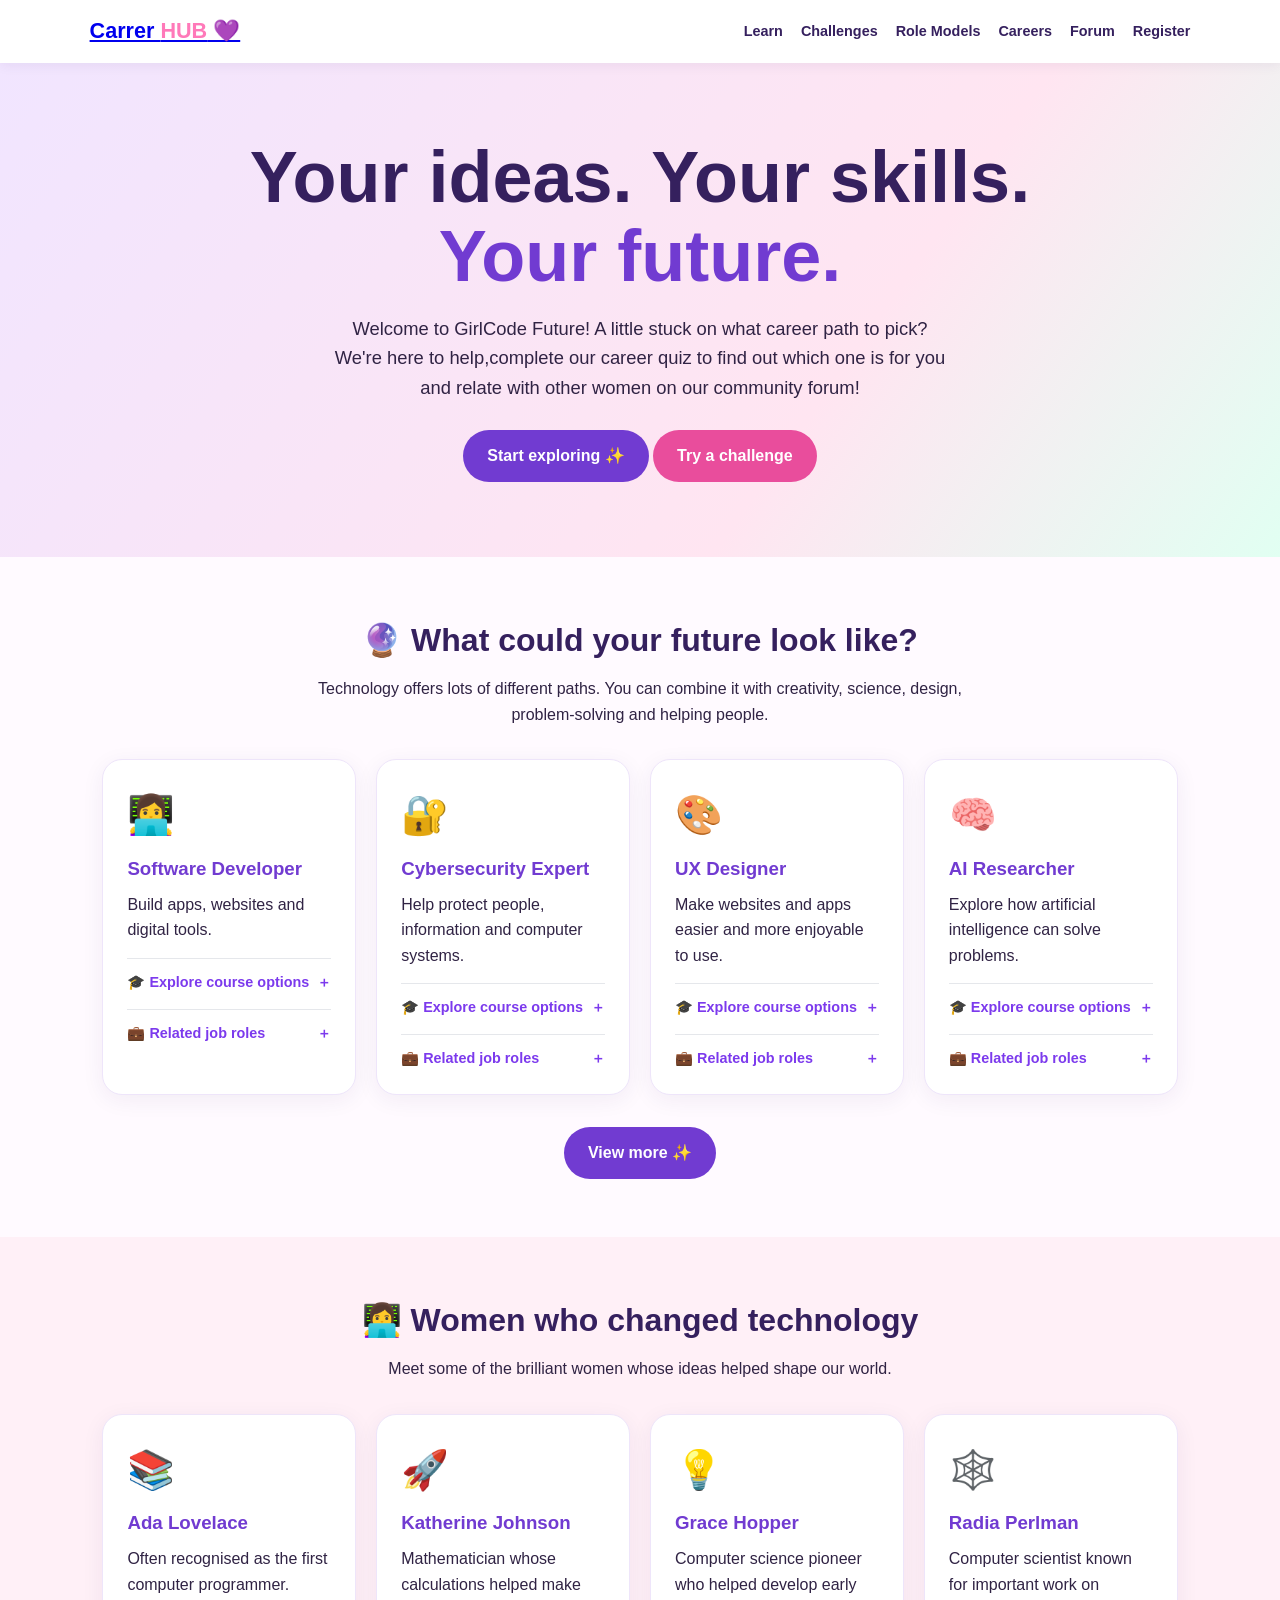
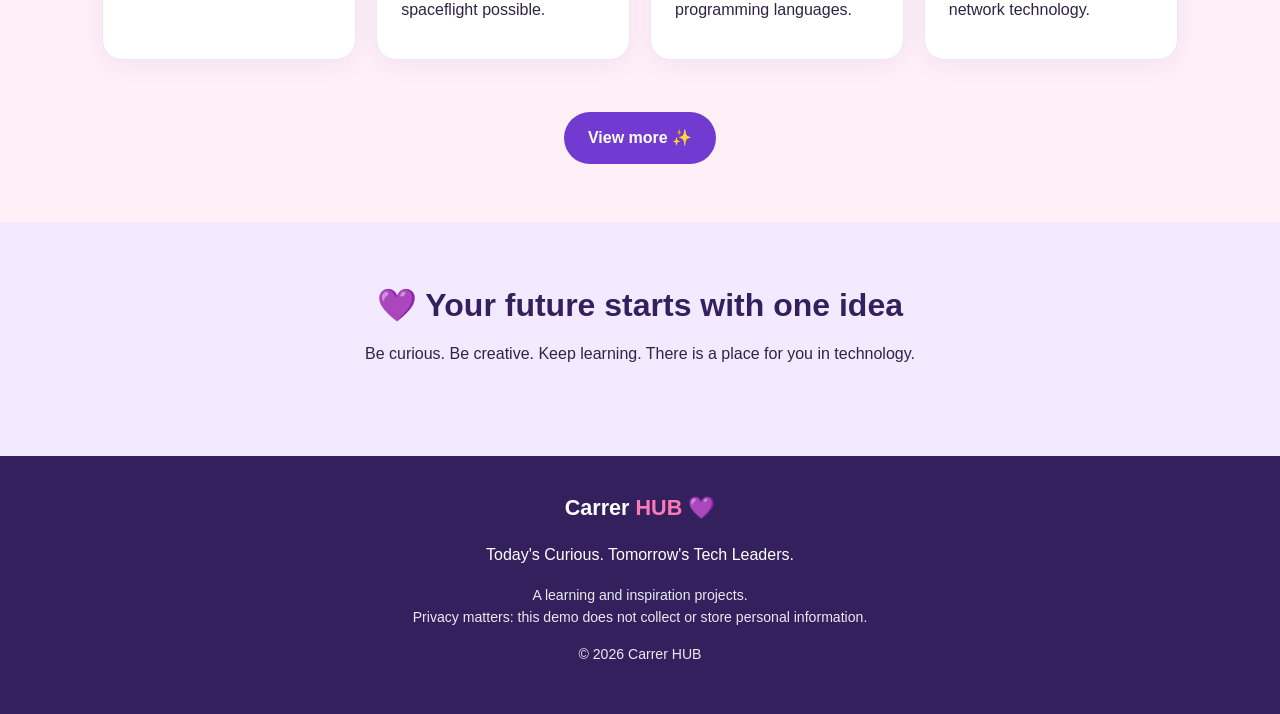
<file: index.html>
<!DOCTYPE html>
<html lang="en">
<head>
    <meta charset="UTF-8">
    <meta name="viewport" content="width=device-width, initial-scale=1.0">
    <title>GirlCode Future | Your Future Starts Here</title>
    <link rel="stylesheet" href="style.css">
</head>
<body>

    <div id="header-placeholder"></div>

    <main>
    <section class="hero">
        <h1>Your ideas. Your skills. <span>Your future.</span></h1>
        <p>
        Welcome to GirlCode Future! A little stuck on what career path to pick? We're here to help,complete our career quiz to find 
        out which one is for you and relate with other women on our community forum!
        </p>
        <a class="button" href="learn.html">Start exploring ✨</a>
        <a class="button pink" href="challenges.html">Try a challenge</a>
    </section>

 <section id="careers">
        <h2 class="section-title">🔮 What could your future look like?</h2>
        <p class="section-intro">
        Technology offers lots of different paths. You can combine it with
        creativity, science, design, problem-solving and helping people.
        </p>
        <div class="cards">
        <article class="card">
            <div class="emoji">👩‍💻</div>
            <h3>Software Developer</h3>
            <p>Build apps, websites and digital tools.</p>
        </article>
        <article class="card">
            <div class="emoji">🔐</div>
            <h3>Cybersecurity Expert</h3>
            <p>Help protect people, information and computer systems.</p>
        </article>
        <article class="card">
            <div class="emoji">🎨</div>
            <h3>UX Designer</h3>
            <p>Make websites and apps easier and more enjoyable to use.</p>
        </article>
        <article class="card">
            <div class="emoji">🧠</div>
            <h3>AI Researcher</h3>
            <p>Explore how artificial intelligence can solve problems.</p>
        </article>
        </div>

        <div style="text-align: center; margin-top: 2rem;">
            <a class="button" href="career.html">View more ✨</a>
        </div>
    </section>

    <section id="role-models" class="pink-bg">
        <h2 class="section-title">👩‍💻 Women who changed technology</h2>
        <p class="section-intro">
        Meet some of the brilliant women whose ideas helped shape our world.
        </p>
        <div class="cards">
        <article class="card">
            <div class="emoji">📚</div>
            <h3>Ada Lovelace</h3>
            <p>Often recognised as the first computer programmer.</p>
        </article>
        <article class="card">
            <div class="emoji">🚀</div>
            <h3>Katherine Johnson</h3>
            <p>Mathematician whose calculations helped make spaceflight possible.</p>
        </article>
        <article class="card">
            <div class="emoji">💡</div>
            <h3>Grace Hopper</h3>
            <p>Computer science pioneer who helped develop early programming languages.</p>
        </article>
        <article class="card">
            <div class="emoji">🕸️</div>
            <h3>Radia Perlman</h3>
            <p>Computer scientist known for important work on network technology.</p>
        </article>
        <div style="grid-column: 1 / -1; flex-basis: 100%; width: 100%; display: flex; justify-content: center; margin-top: 2rem;">
            <a class="button" href="role-models.html" style="margin: 0 auto; float: none;">View more ✨</a>
        </div>
        </div>
    </section>

   

    <section class="pale" style="text-align:center">
        <h2 class="section-title">💜 Your future starts with one idea</h2>
        <p class="section-intro">
        Be curious. Be creative. Keep learning. There is a place for you in technology.
        </p>
    </section>
    </main>

    <div id="footer-placeholder"></div>

  <script src="link.js"></script>

    <script src="script.js"></script>
</body>
</html>
</file>
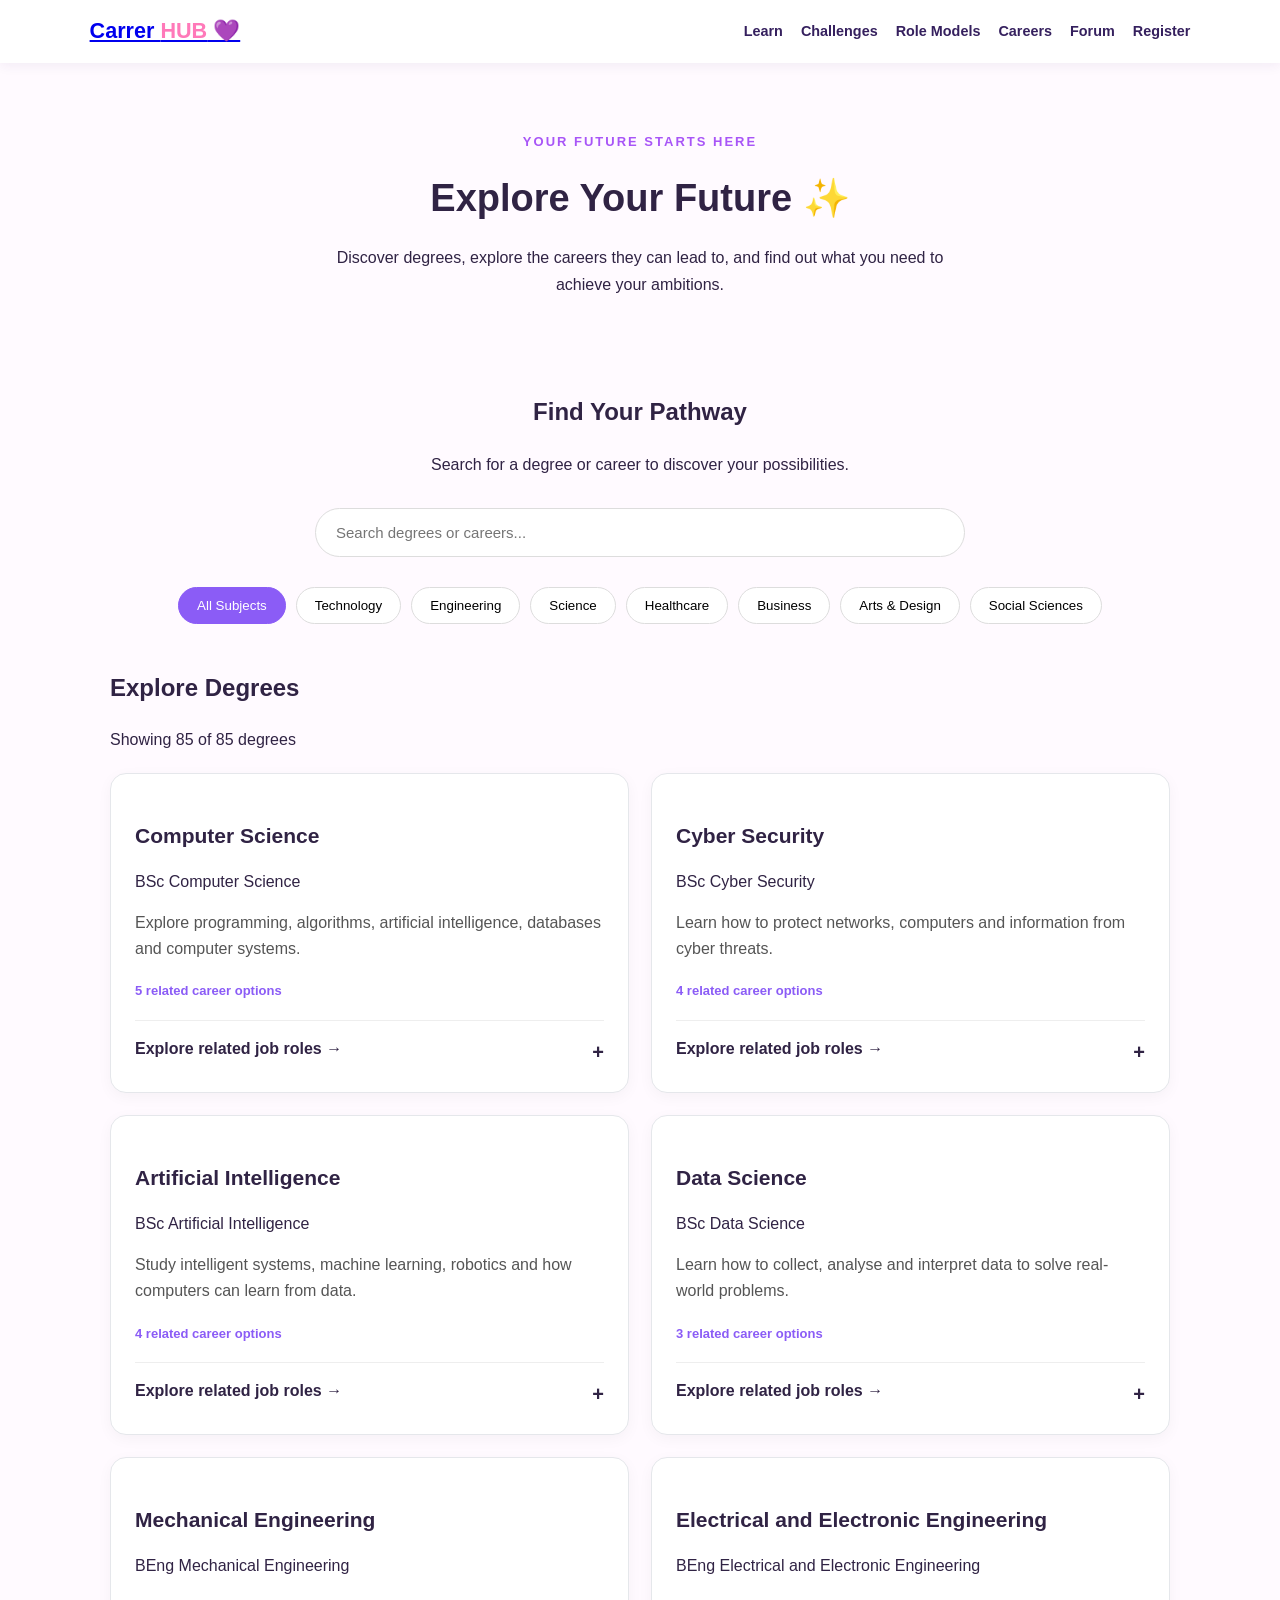
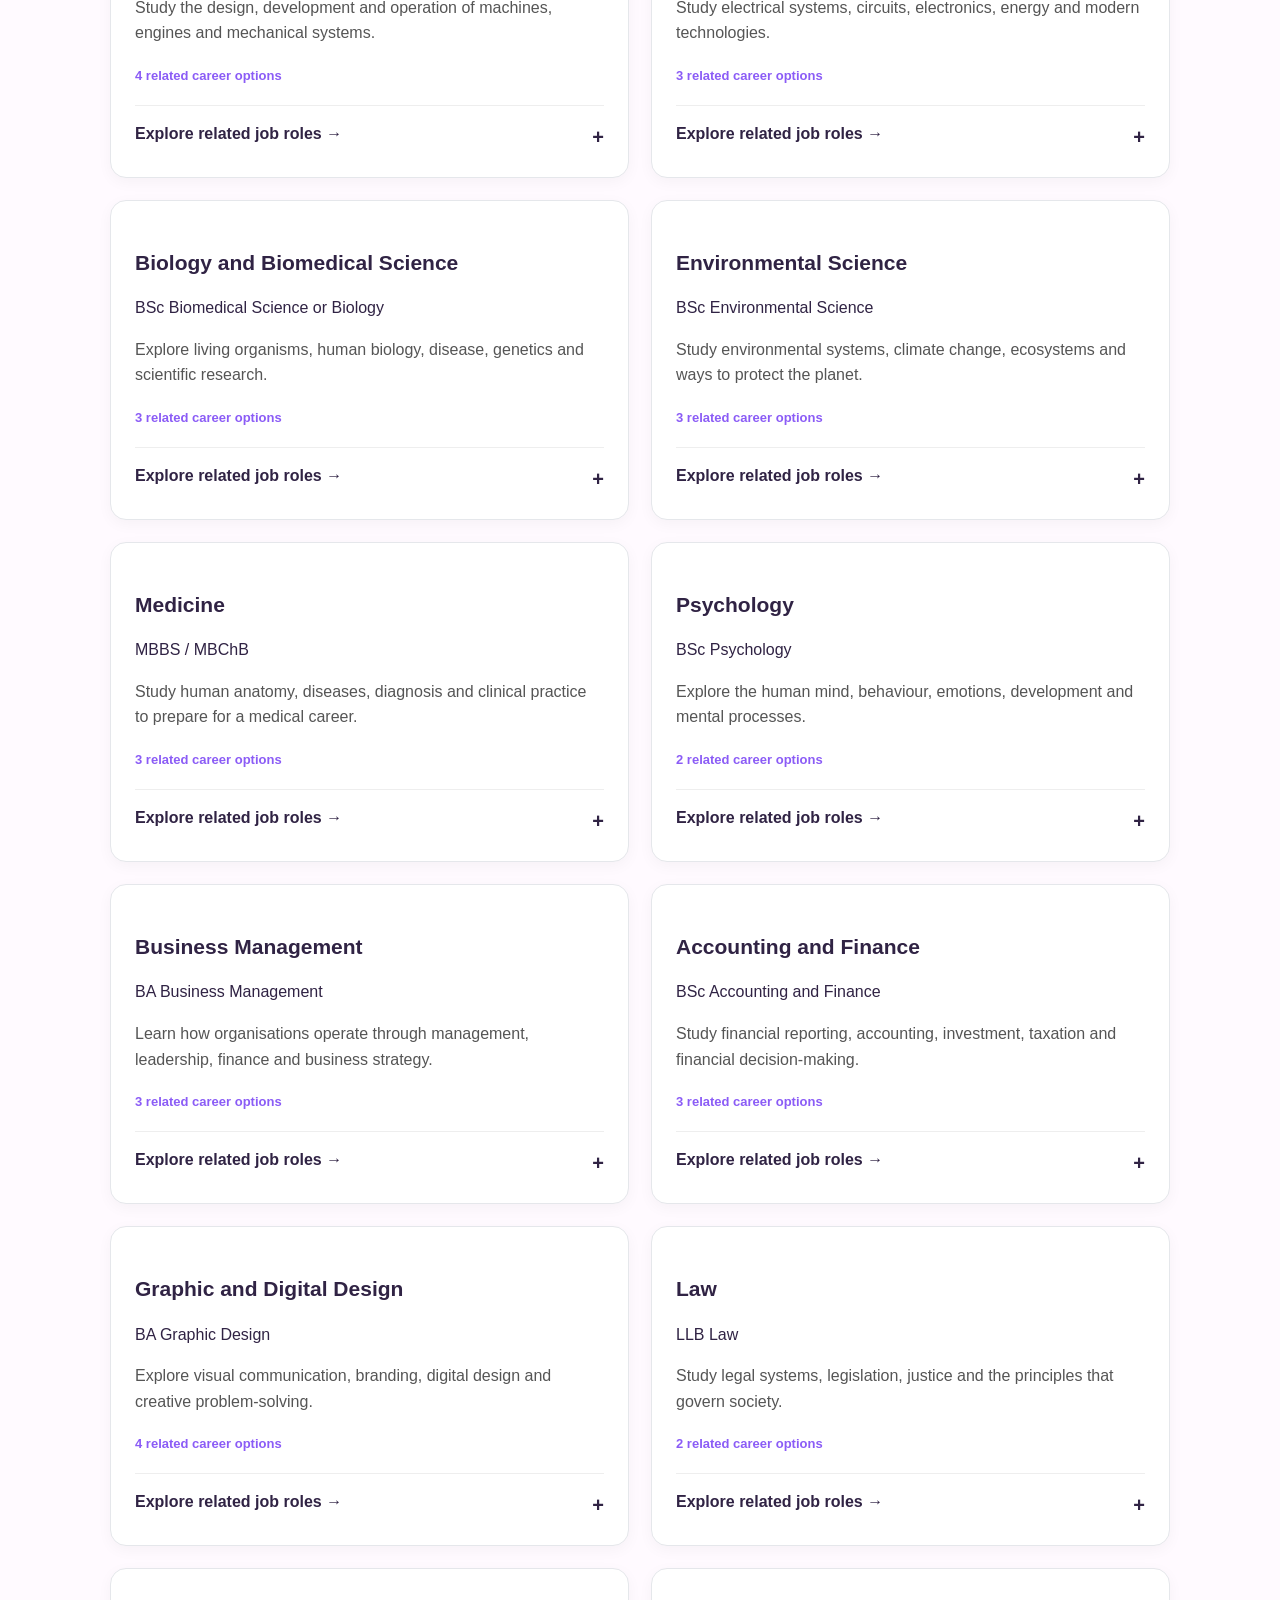
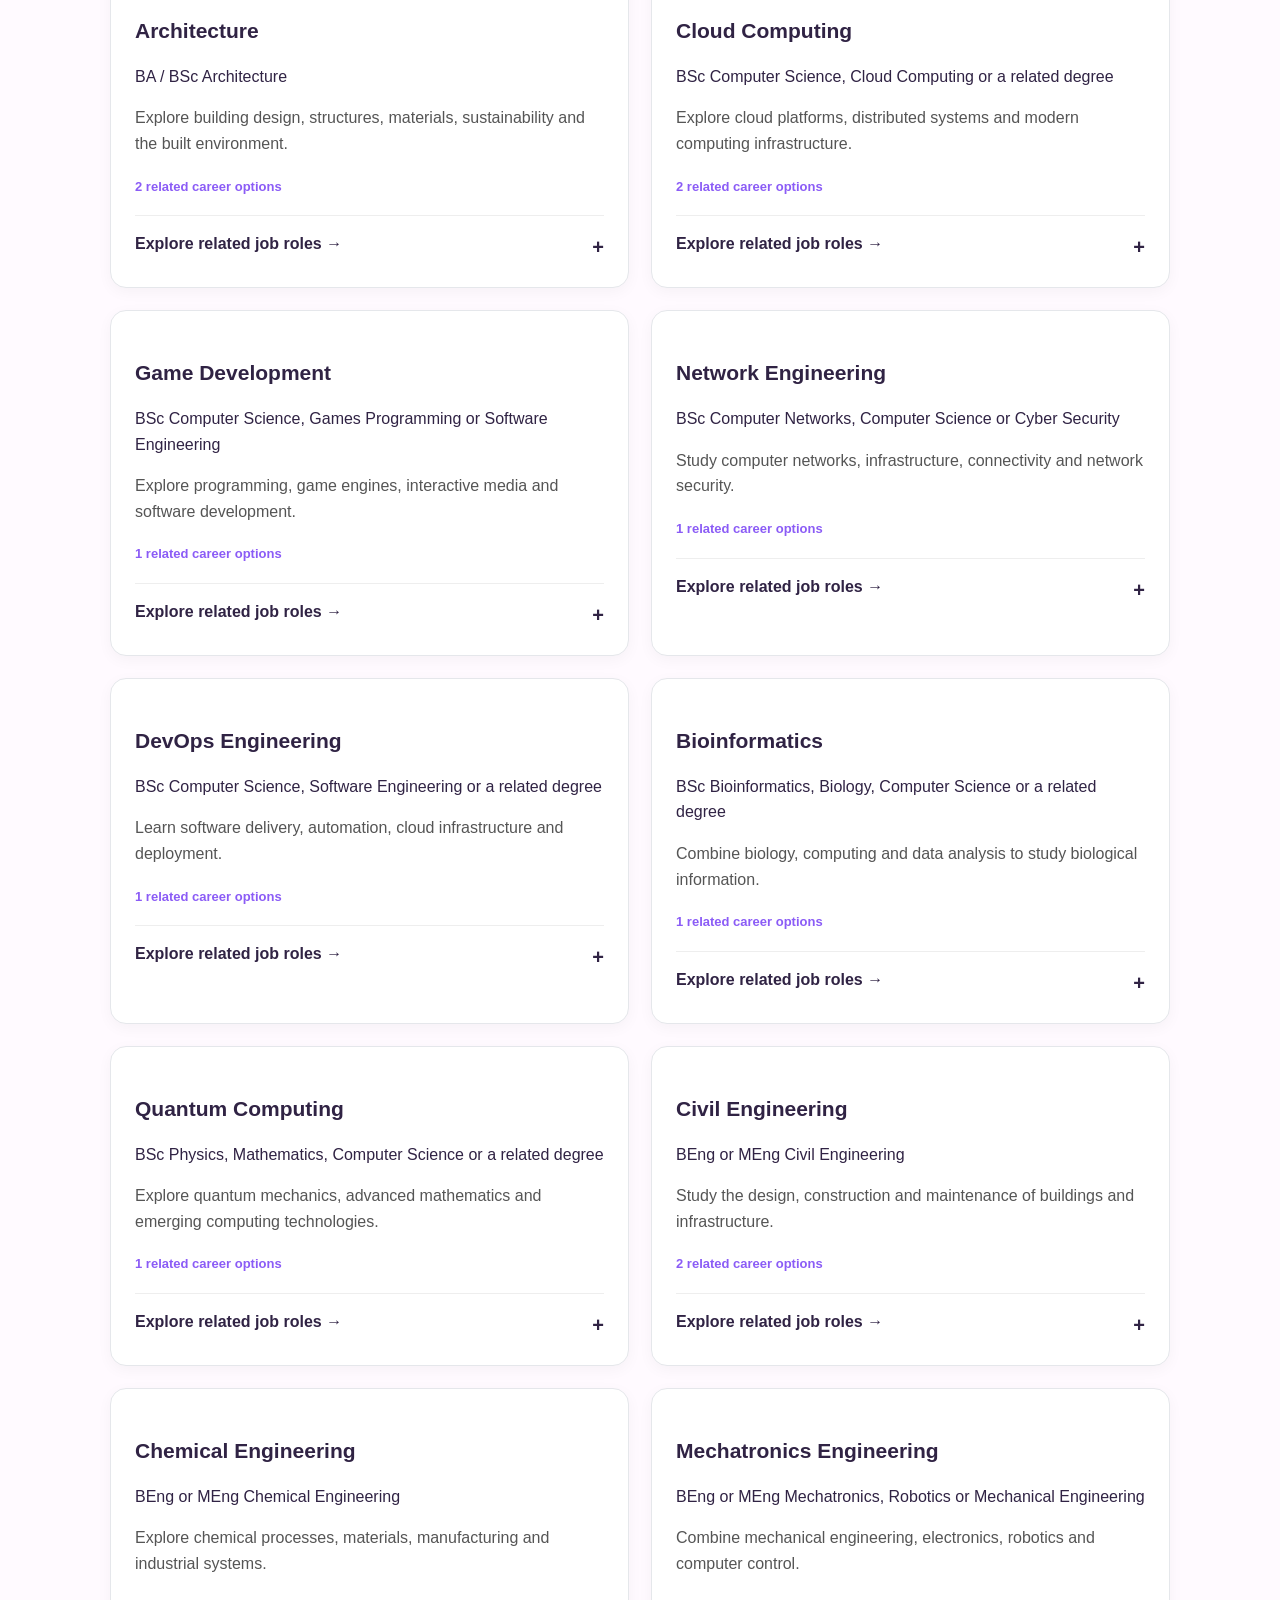
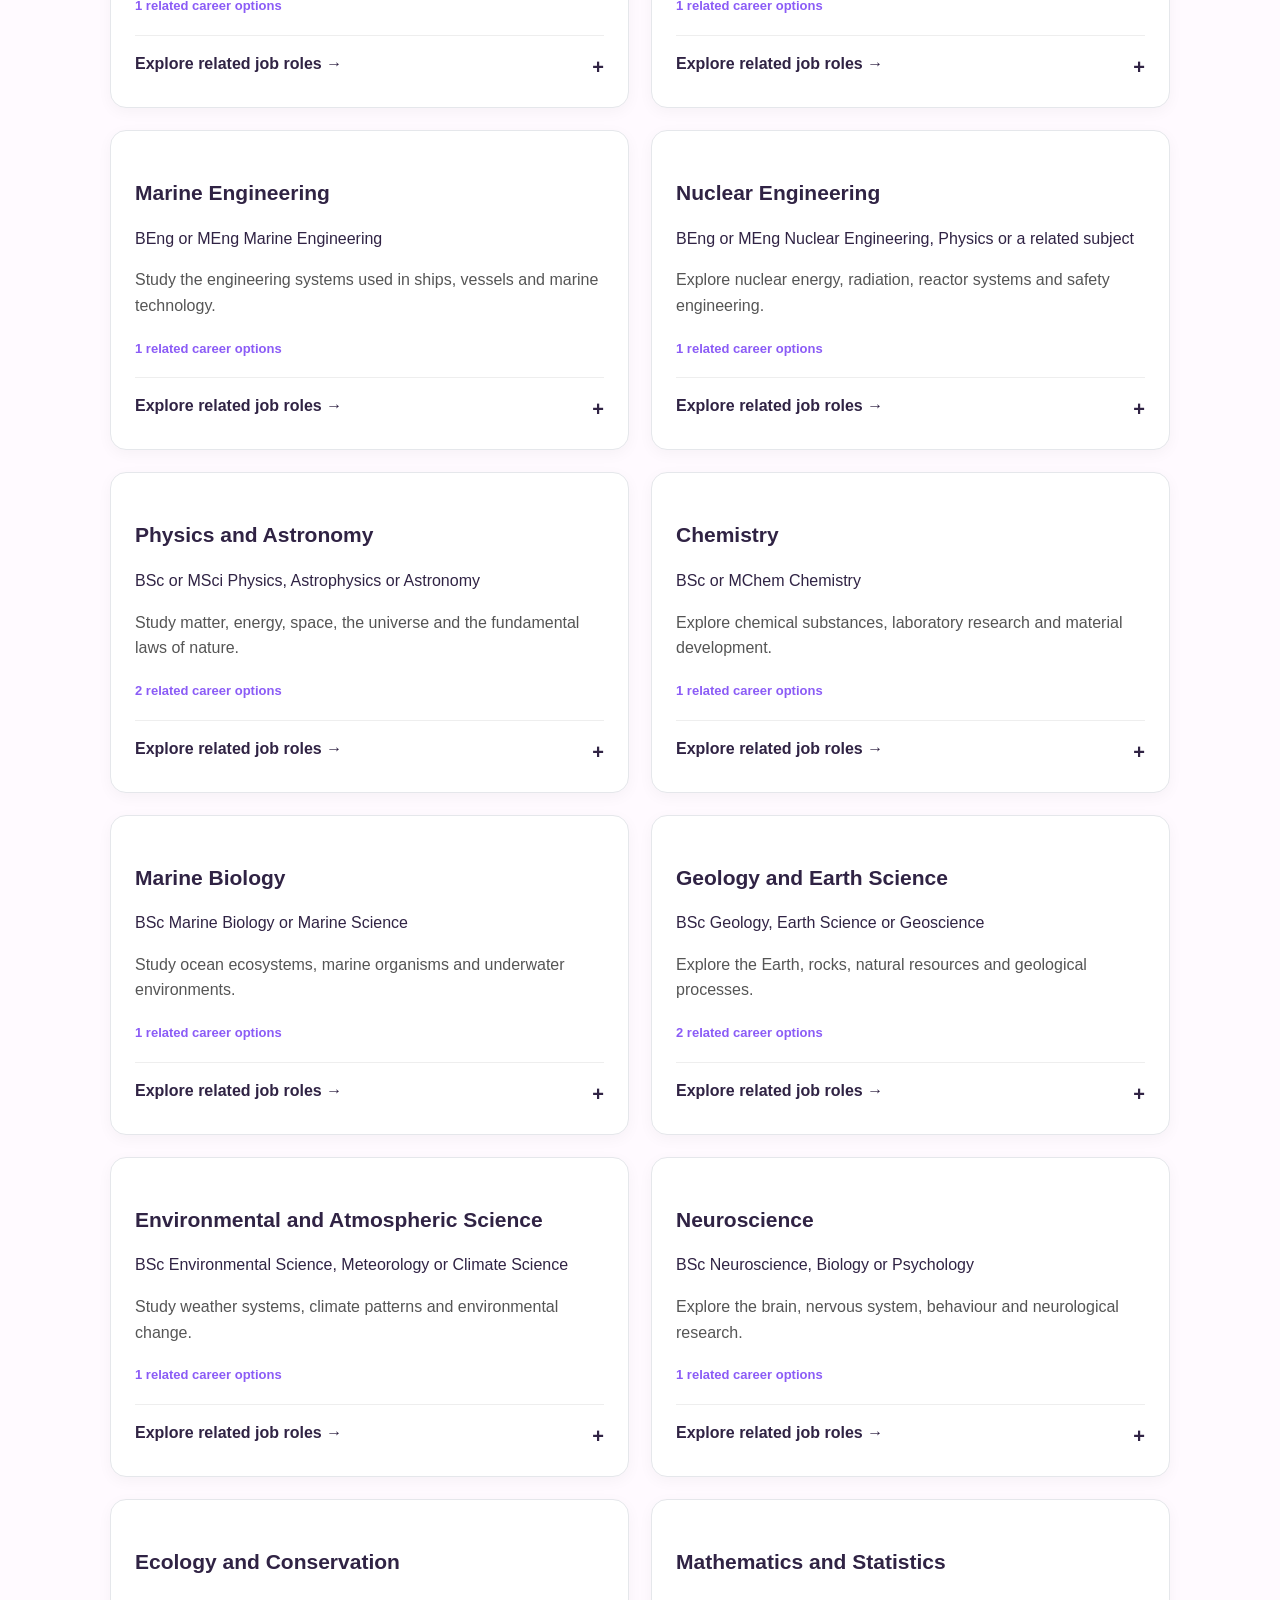
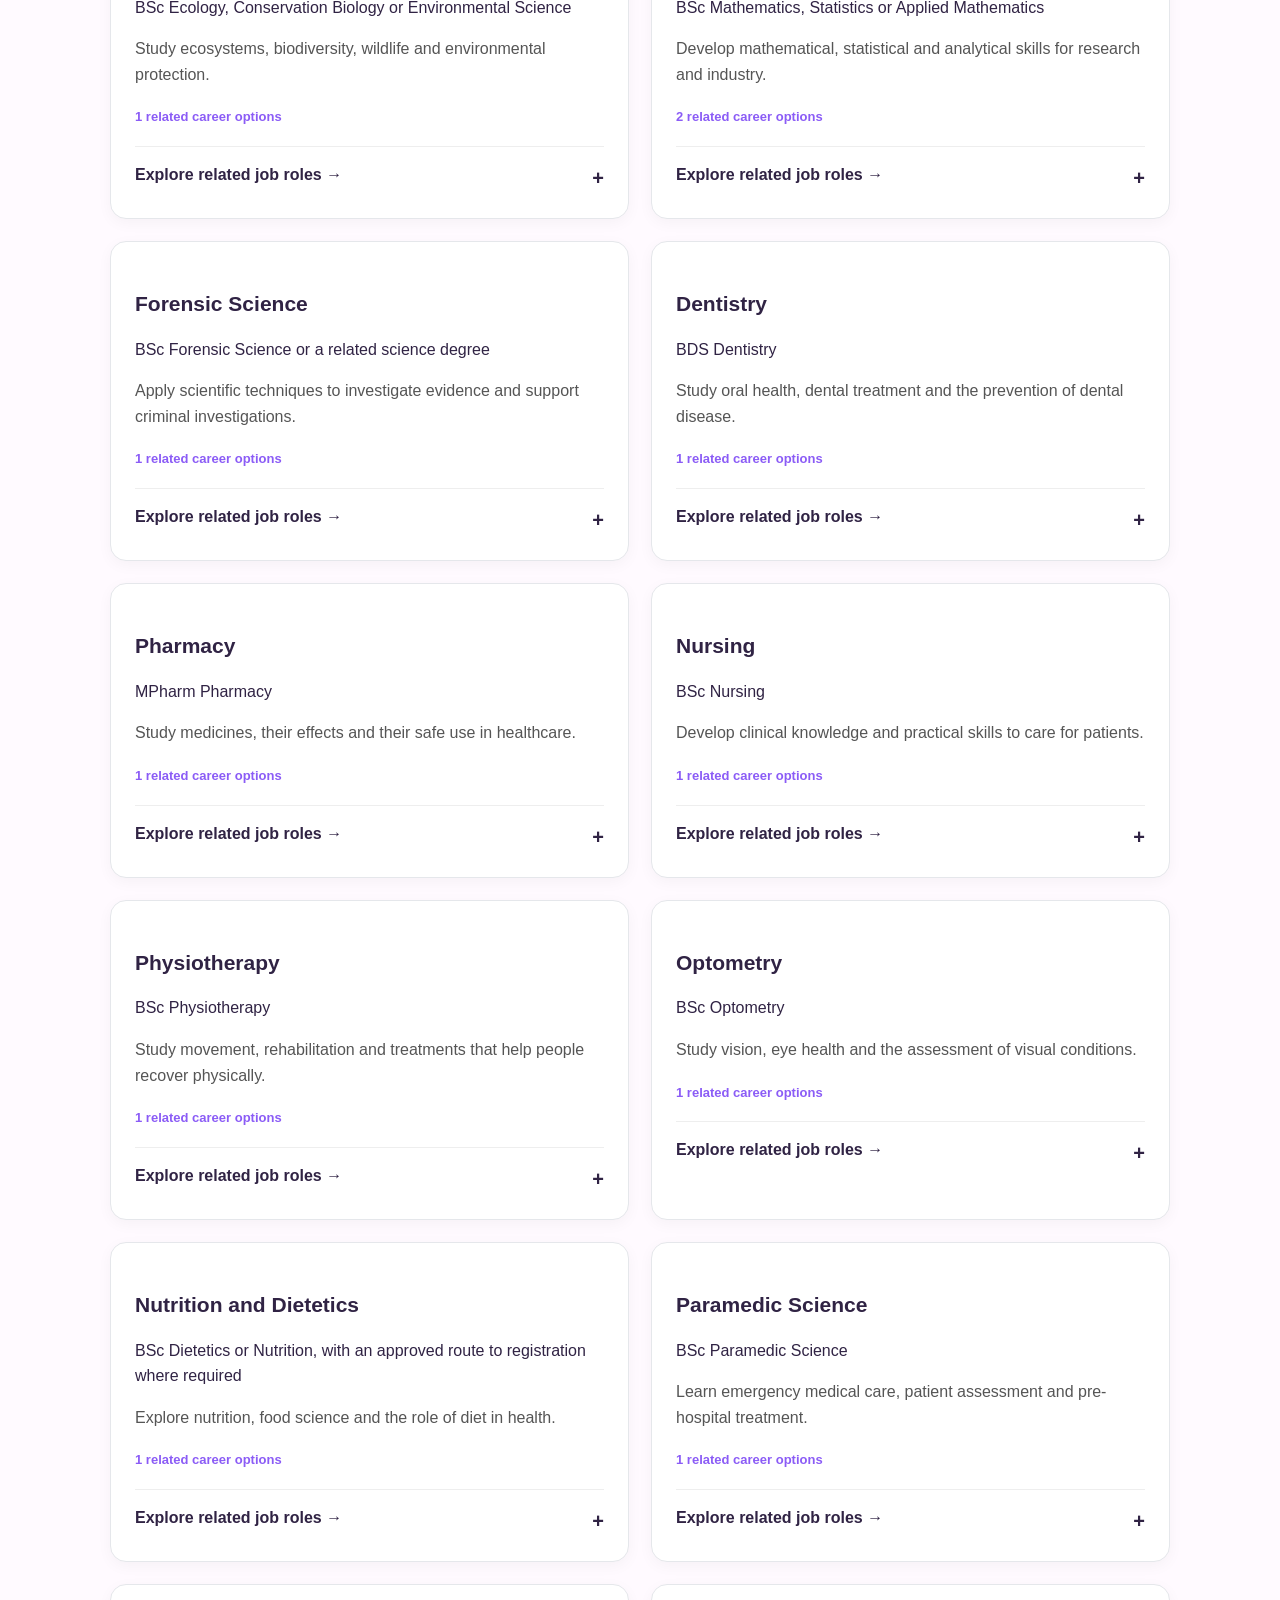
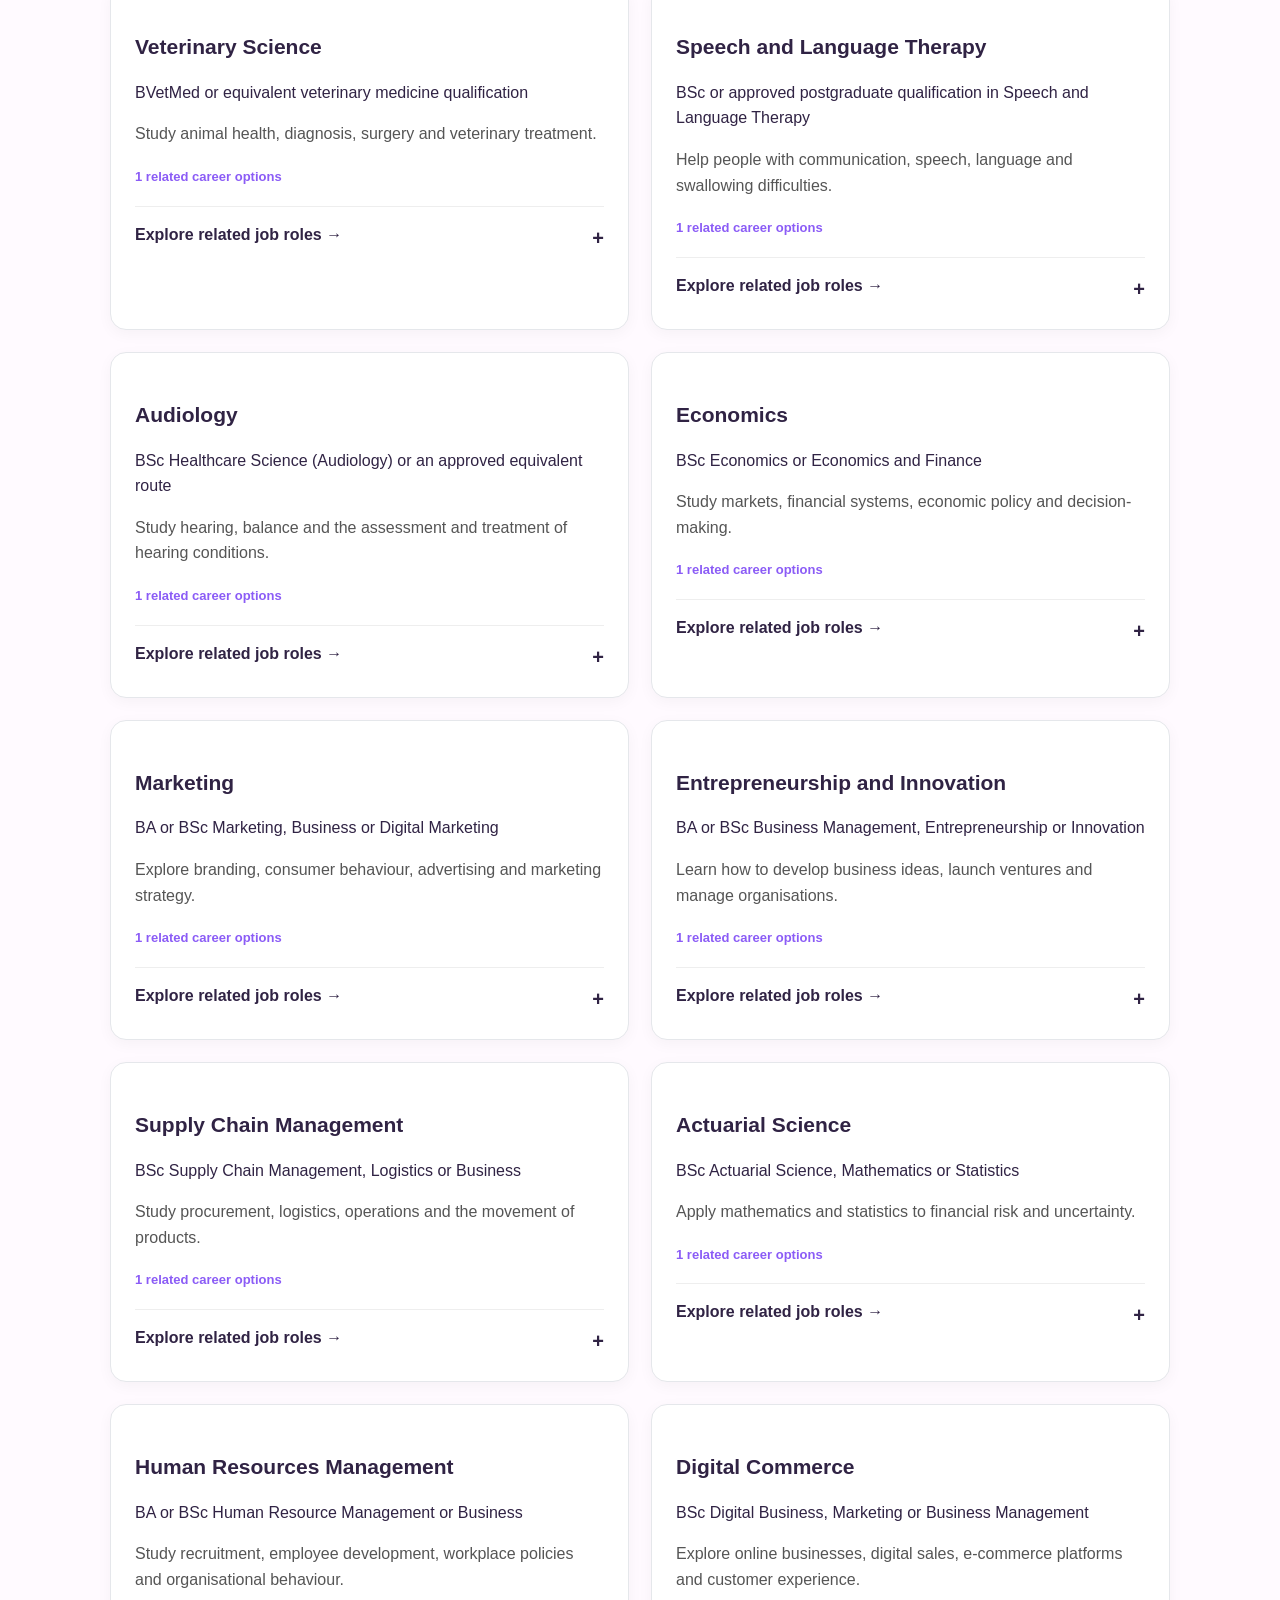
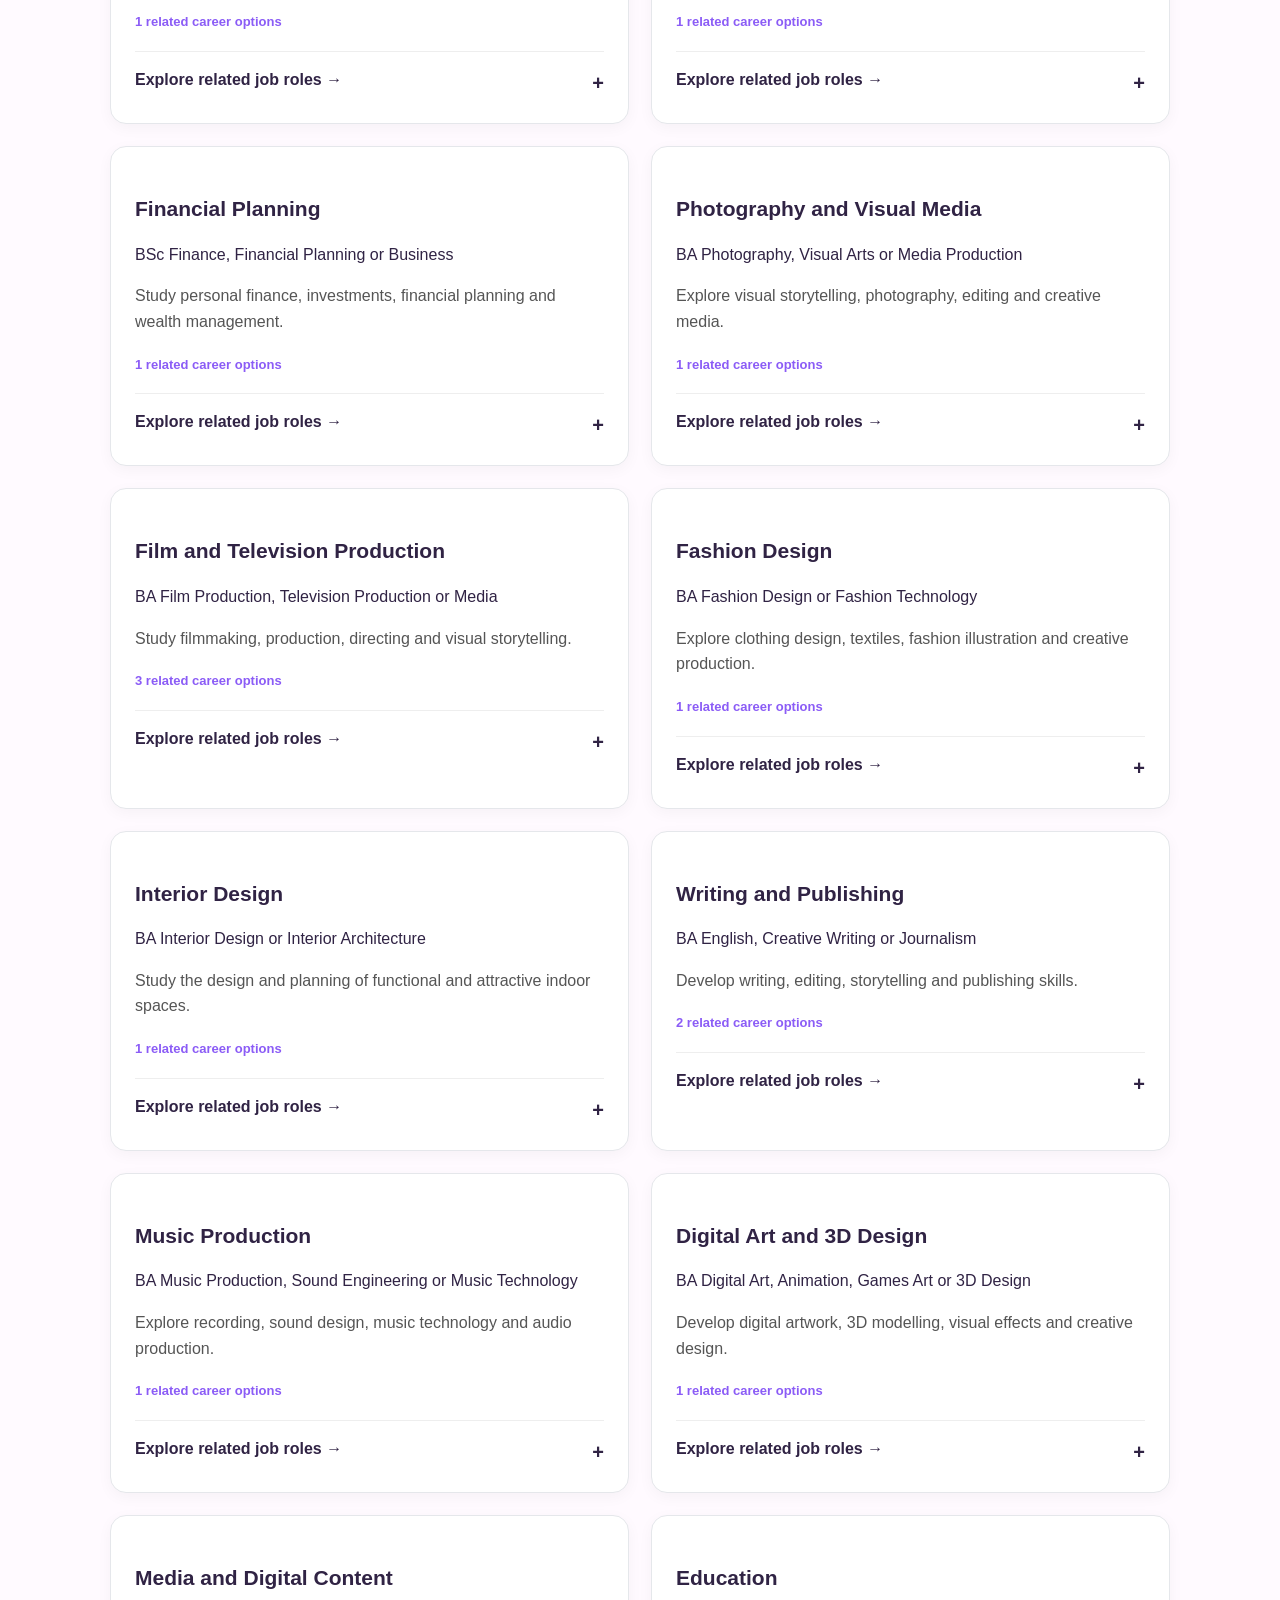
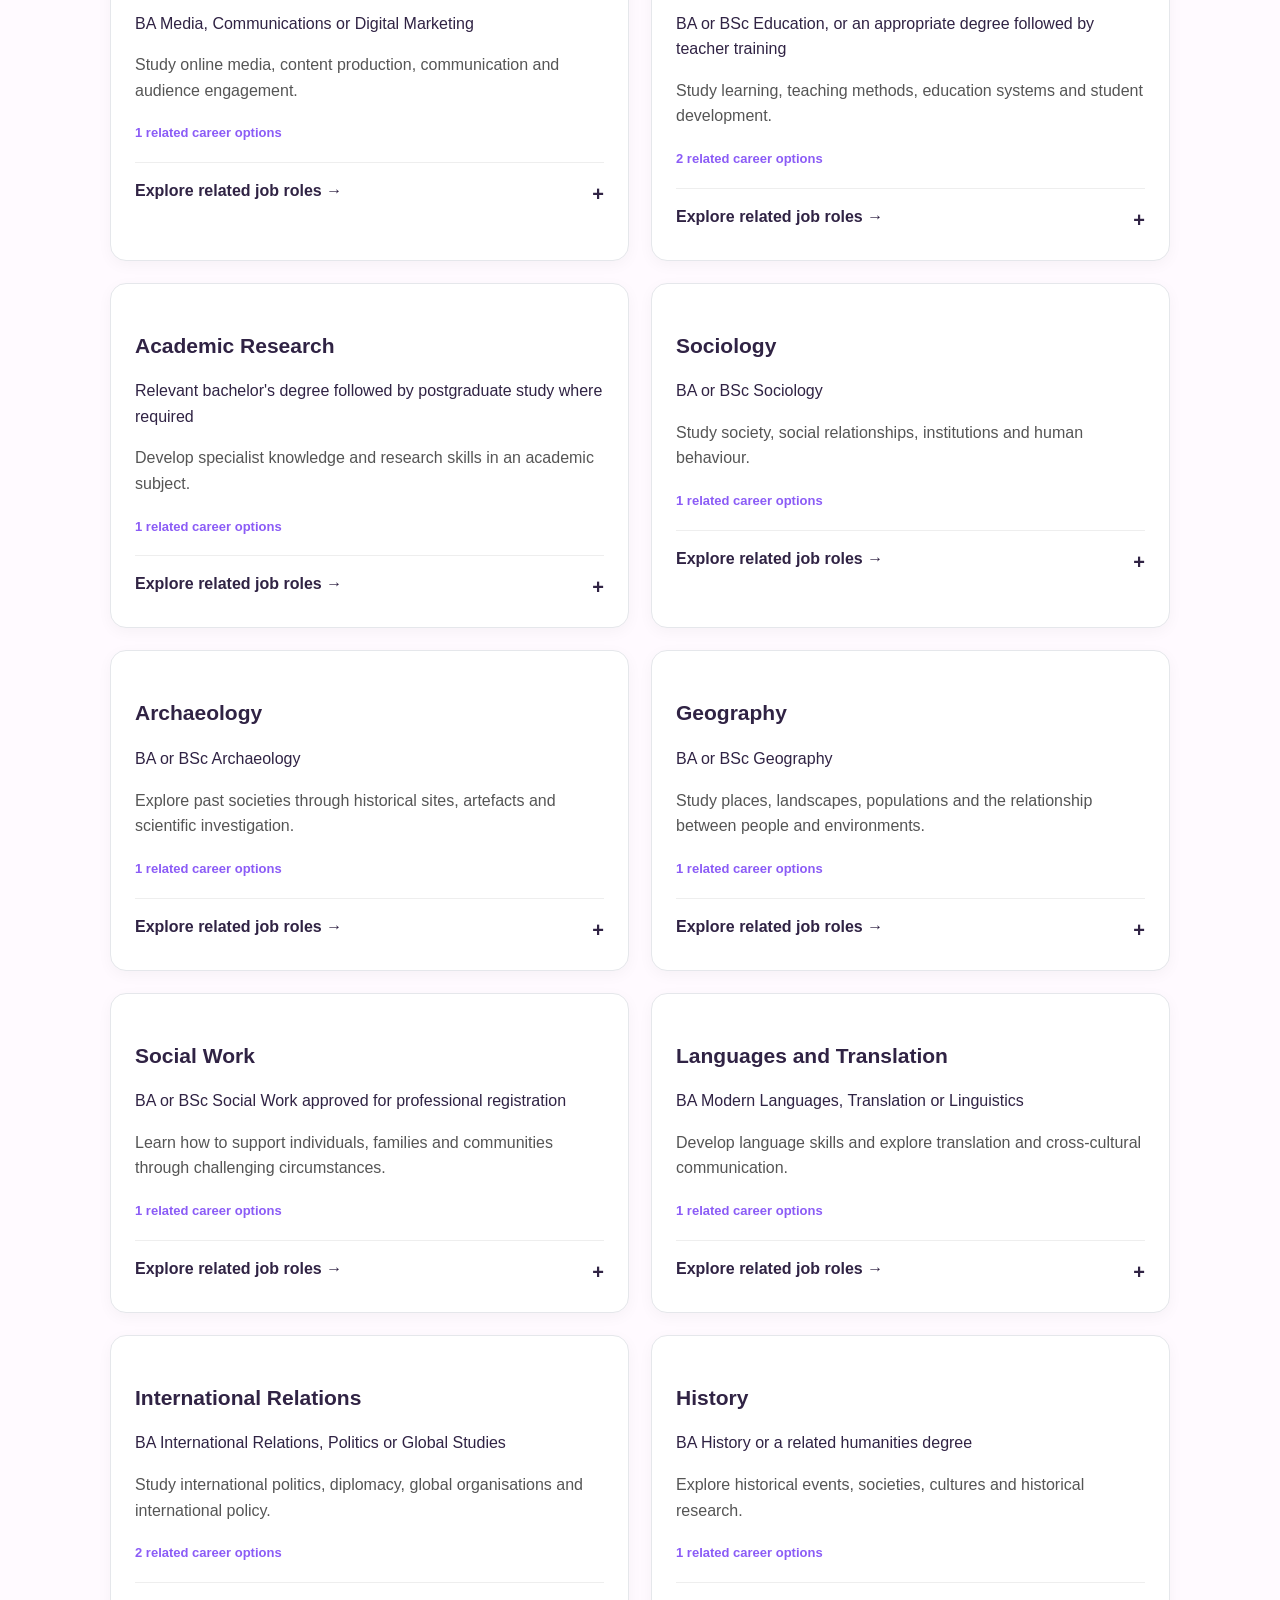
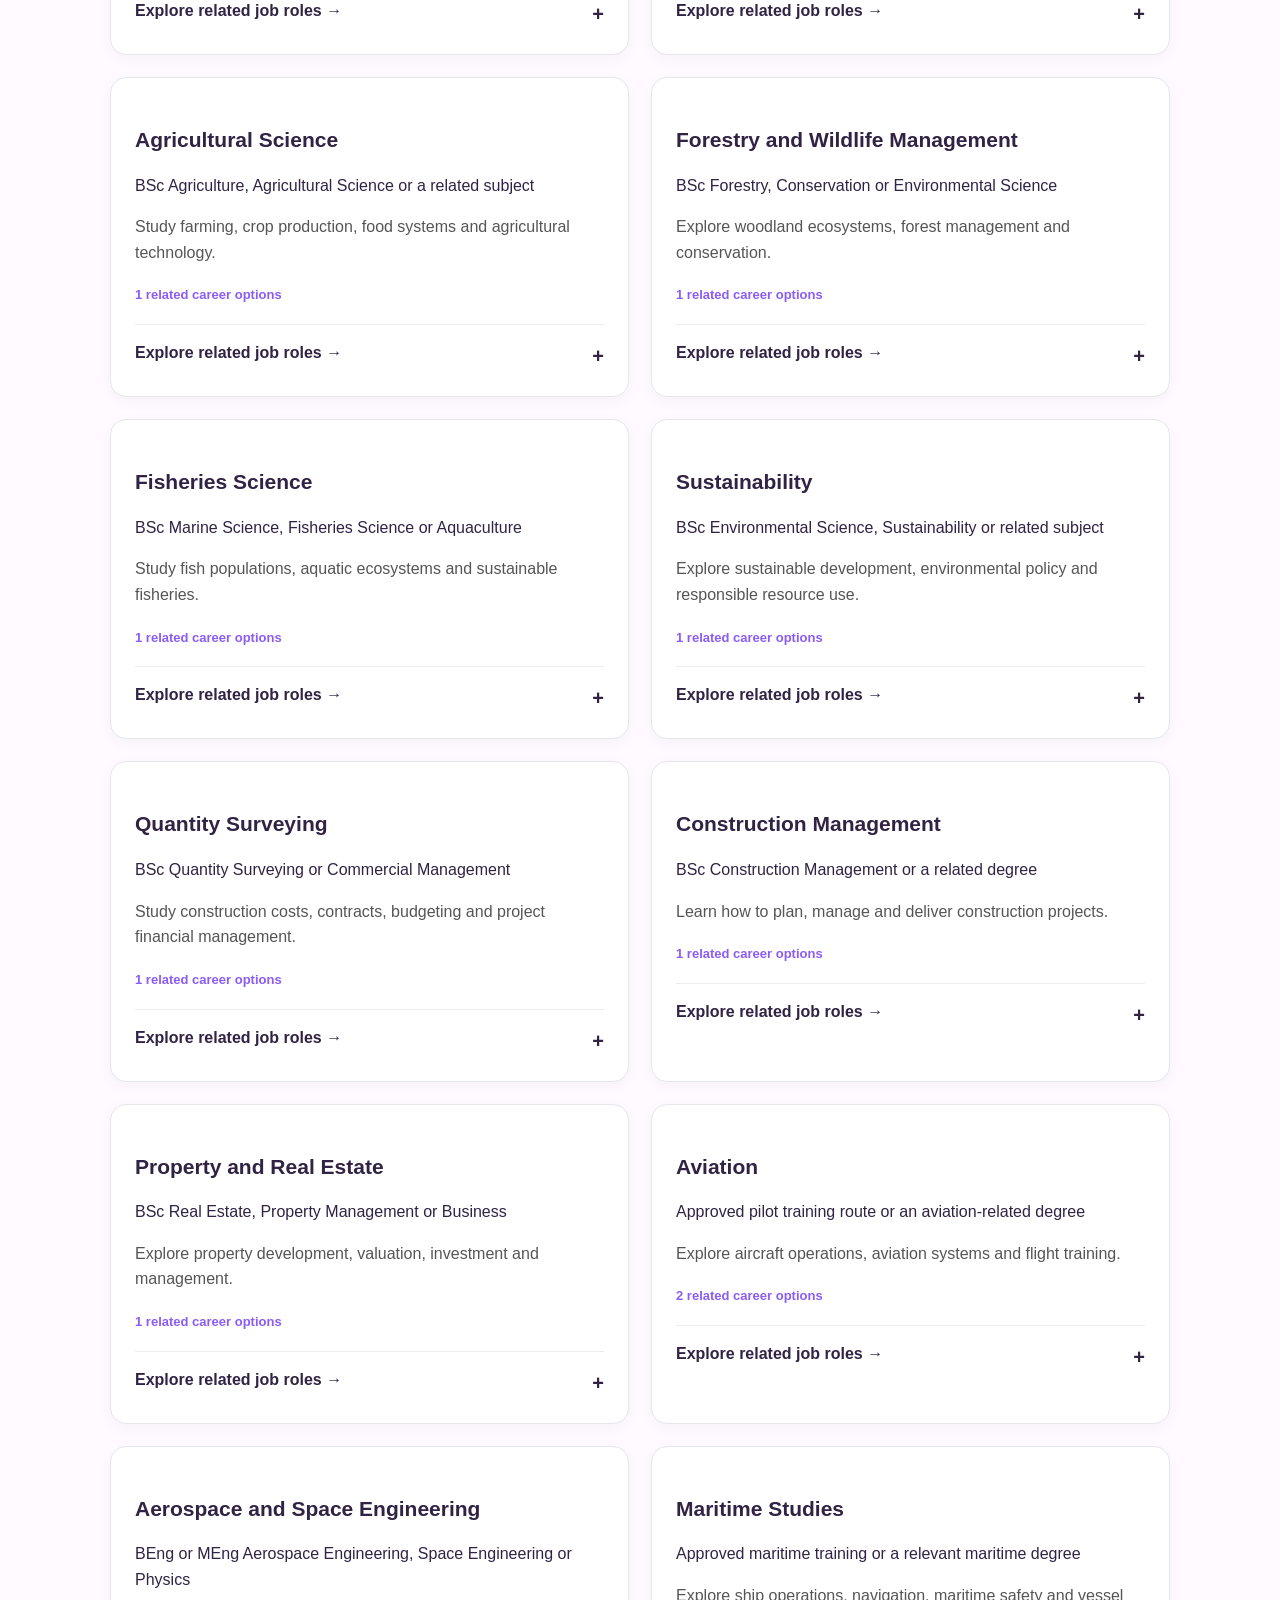
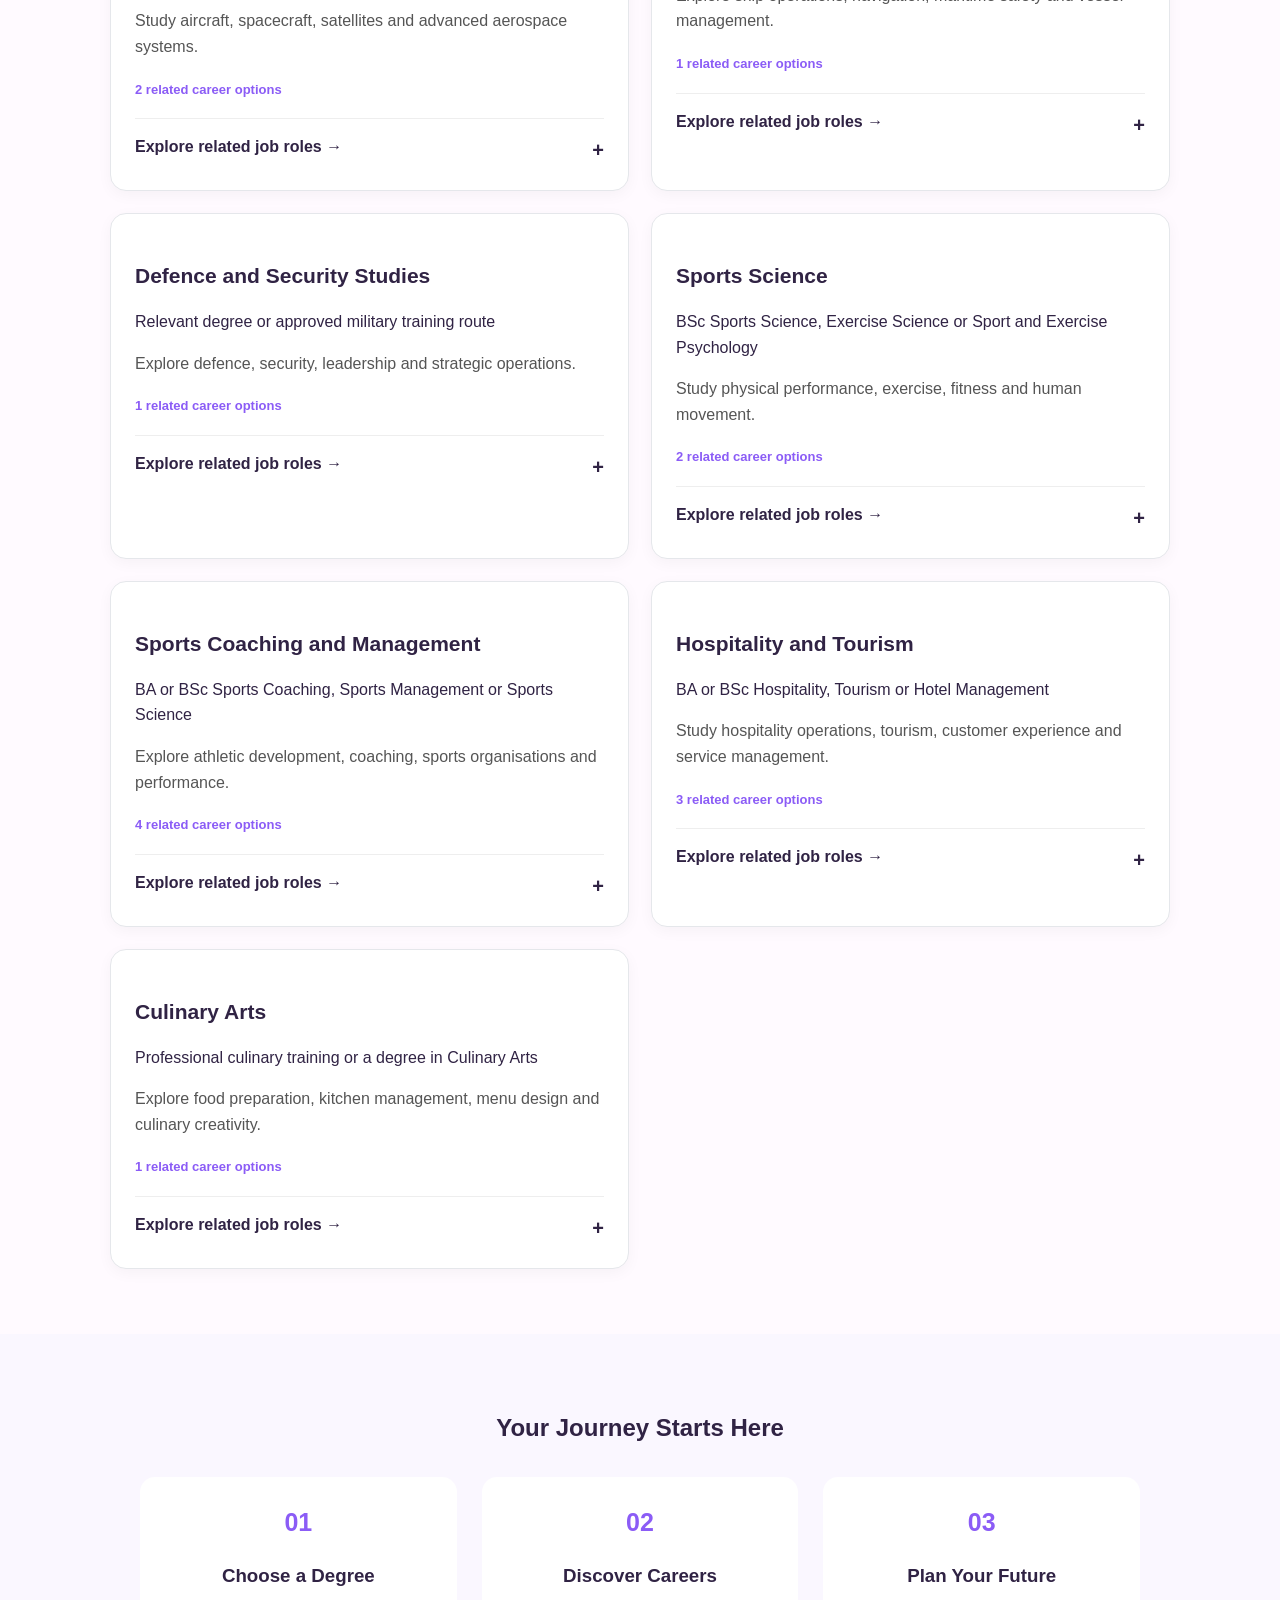
<file: career.html>
<!DOCTYPE html>
<html lang="en">
<head>
    <meta charset="UTF-8">
    <meta name="viewport" content="width=device-width, initial-scale=1.0">
    <title>Explore Careers | GirlCode Future</title>
    <link rel="stylesheet" href="style.css">
</head>

<body>

    <!-- HEADER -->
    <div id="header-placeholder"></div>

    <main>

        <!-- CAREERS INTRODUCTION -->
        <section class="career-page-hero">
            <span class="career-label">YOUR FUTURE STARTS HERE</span>

            <h1>Explore Your Future ✨</h1>

            <p>
                Discover degrees, explore the careers they can lead to,
                and find out what you need to achieve your ambitions.
            </p>
        </section>


        <!-- CAREER SEARCH -->
        <section class="career-explorer">

            <div class="career-search-area">
                <h2>Find Your Pathway</h2>

                <p>
                    Search for a degree or career to discover your possibilities.
                </p>

                <input
                    type="text"
                    id="degreeSearch"
                    placeholder="Search degrees or careers..."
                    aria-label="Search degrees or careers"
                >
            </div>


            <!-- SUBJECT FILTERS -->
            <div class="degree-filters">

                <button class="degree-filter active"
                        data-category="all">
                    All Subjects
                </button>

                <button class="degree-filter"
                        data-category="technology">
                    Technology
                </button>

                <button class="degree-filter"
                        data-category="engineering">
                    Engineering
                </button>

                <button class="degree-filter"
                        data-category="science">
                    Science
                </button>

                <button class="degree-filter"
                        data-category="healthcare">
                    Healthcare
                </button>

                <button class="degree-filter"
                        data-category="business">
                    Business
                </button>

                <button class="degree-filter"
                        data-category="arts">
                    Arts & Design
                </button>

                <button class="degree-filter"
                        data-category="social-sciences">
                    Social Sciences
                </button>

            </div>


            <!-- RESULTS COUNT -->
            <div class="degree-results-heading">
                <h2>Explore Degrees</h2>

                <p id="degreeCount">
                    Discover degrees and the careers they can lead to.
                </p>
            </div>


            <!-- DEGREE CARDS WILL BE GENERATED HERE -->
            <div id="degreeContainer" class="degree-container">

                <!-- JavaScript will display degree cards here -->

            </div>

            <p id="noDegreesMessage" hidden>
                No matching degrees found. Try another search.
            </p>

        </section>


        <!-- HOW IT WORKS -->
        <section class="career-how-it-works">

            <h2>Your Journey Starts Here</h2>

            <div class="career-steps">

                <div class="career-step">
                    <span>01</span>
                    <h3>Choose a Degree</h3>
                    <p>
                        Explore different university degrees and subject areas.
                    </p>
                </div>

                <div class="career-step">
                    <span>02</span>
                    <h3>Discover Careers</h3>
                    <p>
                        Expand a degree to explore the job roles connected to it.
                    </p>
                </div>

                <div class="career-step">
                    <span>03</span>
                    <h3>Plan Your Future</h3>
                    <p>
                        Learn about salaries, qualifications, skills and career progression.
                    </p>
                </div>

            </div>

        </section>

    </main>


    <!-- FOOTER -->
    <div id="footer-placeholder"></div>


    <!-- SCRIPTS -->
    <script src="link.js"></script>
    <script src="script.js"></script>

</body>
</html>
</file>
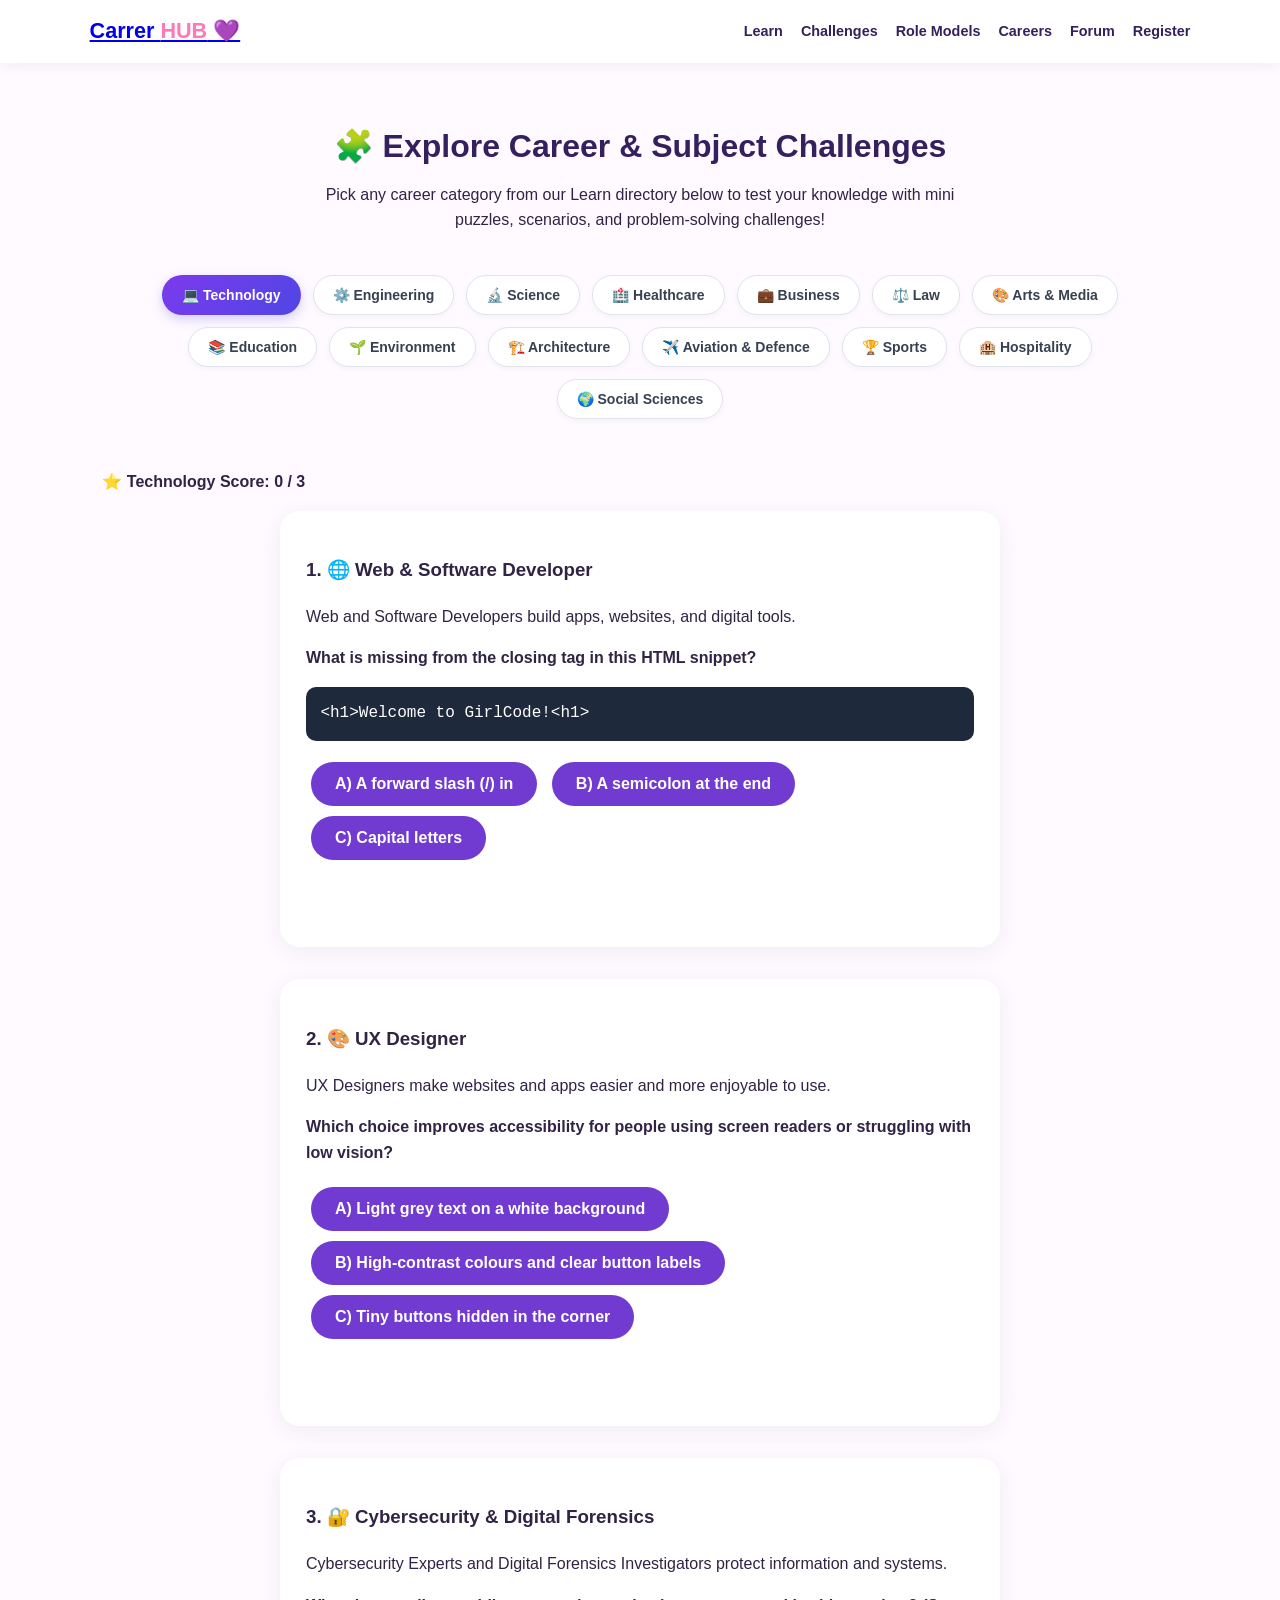
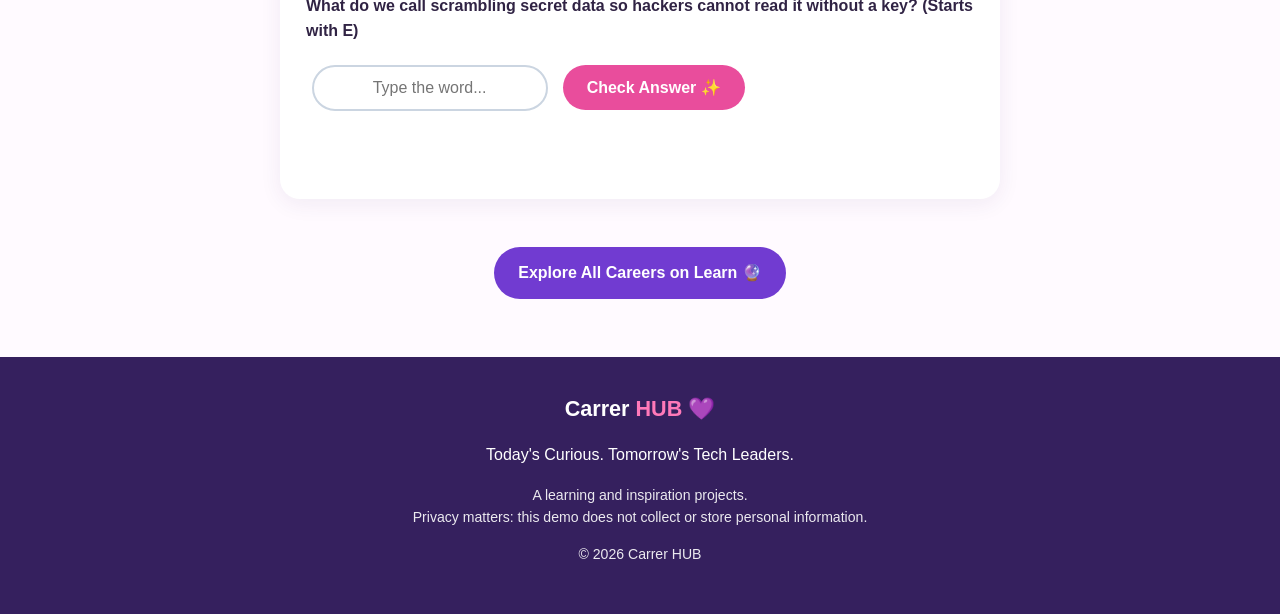
<file: challenges.html>
<!DOCTYPE html>
<html lang="en">
<head>
    <meta charset="UTF-8">
    <meta name="viewport" content="width=device-width, initial-scale=1.0">
    <title>GirlCode Future | Career &amp; Subject Challenges</title>
    <link rel="stylesheet" href="style.css">
    <style>
        .code-snippet {
            background: #1e293b;
            color: #ffffff;
            padding: 0.9rem;
            border-radius: 10px;
            font-family: monospace;
            font-size: 1rem;
            margin: 1rem 0;
            text-align: left;
            overflow-x: auto;
        }
        .answer-input {
            padding: 0.75rem 1rem;
            border-radius: 999px;
            border: 2px solid #cbd5e1;
            font-size: 1rem;
            margin: 0.35rem;
            text-align: center;
        }
        .feedback-msg {
            margin-top: 1rem;
            font-weight: bold;
            min-height: 1.5em;
        }
        .score-pill {
            display: inline-block;
            margin-top: 0.75rem;
            font-weight: bold;
        }
    </style>
</head>
<body>
    <div id="header-placeholder"></div>

    <section id="challenges-page">
        <h2 class="section-title">🧩 Explore Career &amp; Subject Challenges</h2>
        <p class="section-intro">
            Pick any career category from our Learn directory below to test your knowledge
            with mini puzzles, scenarios, and problem-solving challenges!
        </p>

        <!-- CATEGORY FILTERS (Matching learn.html) -->
        <div class="career-controls">
            <div class="career-filters">
                <button type="button" class="filter-btn active" onclick="selectChallengeCategory('technology', this)">💻 Technology</button>
                <button type="button" class="filter-btn" onclick="selectChallengeCategory('engineering', this)">⚙️ Engineering</button>
                <button type="button" class="filter-btn" onclick="selectChallengeCategory('science', this)">🔬 Science</button>
                <button type="button" class="filter-btn" onclick="selectChallengeCategory('healthcare', this)">🏥 Healthcare</button>
                <button type="button" class="filter-btn" onclick="selectChallengeCategory('business', this)">💼 Business</button>
                <button type="button" class="filter-btn" onclick="selectChallengeCategory('law', this)">⚖️ Law</button>
                <button type="button" class="filter-btn" onclick="selectChallengeCategory('arts', this)">🎨 Arts &amp; Media</button>
                <button type="button" class="filter-btn" onclick="selectChallengeCategory('education', this)">📚 Education</button>
                <button type="button" class="filter-btn" onclick="selectChallengeCategory('environment', this)">🌱 Environment</button>
                <button type="button" class="filter-btn" onclick="selectChallengeCategory('architecture', this)">🏗️ Architecture</button>
                <button type="button" class="filter-btn" onclick="selectChallengeCategory('aviation', this)">✈️ Aviation &amp; Defence</button>
                <button type="button" class="filter-btn" onclick="selectChallengeCategory('sports', this)">🏆 Sports</button>
                <button type="button" class="filter-btn" onclick="selectChallengeCategory('hospitality', this)">🏨 Hospitality</button>
                <button type="button" class="filter-btn" onclick="selectChallengeCategory('social', this)">🌍 Social Sciences</button>
            </div>

            <p class="score-pill" aria-live="polite">
                ⭐ <span id="active-cat-title">Technology</span> Score: <span id="cat-score">0</span> / 3
            </p>
        </div>

        <!-- DYNAMIC CHALLENGES AREA -->
        <div id="challenge-list"></div>

        <div style="text-align: center; margin-top: 3rem;">
            <a class="button" href="learn.html">Explore All Careers on Learn 🔮</a>
        </div>
    </section>

    <div id="footer-placeholder"></div>

    <script src="link.js"></script>
    <script src="script.js"></script>
    <script>
        const careerChallenges = {
            technology: {
                title: "Technology",
                items: [
                    {
                        heading: "1. 🌐 Web & Software Developer",
                        intro: "Web and Software Developers build apps, websites, and digital tools.",
                        question: "What is missing from the closing tag in this HTML snippet?",
                        code: "<h1>Welcome to GirlCode!<h1>",
                        type: "mcq",
                        options: [
                            { text: "A) A forward slash (/) in </h1>", correct: true },
                            { text: "B) A semicolon at the end", correct: false },
                            { text: "C) Capital letters", correct: false }
                        ],
                        win: "🐛 Bug squashed! Closing HTML tags always need a forward slash like </h1>.",
                        lose: "🔍 Look closely at the second <h1> tag—how does the browser know the heading ends?"
                    },
                    {
                        heading: "2. 🎨 UX Designer",
                        intro: "UX Designers make websites and apps easier and more enjoyable to use.",
                        question: "Which choice improves accessibility for people using screen readers or struggling with low vision?",
                        type: "mcq",
                        options: [
                            { text: "A) Light grey text on a white background", correct: false },
                            { text: "B) High-contrast colours and clear button labels", correct: true },
                            { text: "C) Tiny buttons hidden in the corner", correct: false }
                        ],
                        win: "🎨 Spot on! Good UX design ensures everyone can read and navigate with ease.",
                        lose: "🤔 Think about what makes a screen easiest to read and tap!"
                    },
                    {
                        heading: "3. 🔐 Cybersecurity & Digital Forensics",
                        intro: "Cybersecurity Experts and Digital Forensics Investigators protect information and systems.",
                        promptPlaceholder: "Type the word...",
                        question: "What do we call scrambling secret data so hackers cannot read it without a key? (Starts with E)",
                        type: "text",
                        answers: ["ENCRYPTION", "ENCRYPT"],
                        win: "🔐 Nailed it! Encryption keeps passwords, messages, and bank details safe.",
                        lose: "💡 Hint: It starts with 'En...' and turns readable text into secret cipher text!"
                    }
                ]
            },
            engineering: {
                title: "Engineering",
                items: [
                    {
                        heading: "1. 🏗️ Civil & Structural Engineer",
                        intro: "Civil and Structural Engineers make sure bridges and buildings are safe and strong.",
                        question: "Which geometric shape is strongest for bridge frames because it spreads weight without bending?",
                        type: "mcq",
                        options: [
                            { text: "A) Square", correct: false },
                            { text: "B) Triangle", correct: true },
                            { text: "C) Circle", correct: false }
                        ],
                        win: "🌉 Spot on! Triangles lock angles firmly in place under heavy loads.",
                        lose: "📐 A square collapses sideways if pushed at a corner—try the 3-sided shape!"
                    },
                    {
                        heading: "2. 🌱 Renewable Energy Engineer",
                        intro: "Renewable Energy Engineers develop cleaner power solutions like wind and solar.",
                        question: "What type of energy do photovoltaic solar panels convert directly into electricity?",
                        type: "mcq",
                        options: [
                            { text: "A) Sunlight", correct: true },
                            { text: "B) Ocean tides", correct: false },
                            { text: "C) Geothermal heat", correct: false }
                        ],
                        win: "☀️ Awesome! Solar panels capture light energy from the Sun.",
                        lose: "🤔 Think about why solar panels are installed on sunny rooftops!"
                    },
                    {
                        heading: "3. 🦾 Mechatronics & Robotics Engineer",
                        intro: "Mechatronics Engineers combine mechanics, electronics, and computing to build smart machines.",
                        question: "What 5-letter sensor technology bounces sound waves off objects to measure distance—just like a bat?",
                        type: "text",
                        answers: ["SONAR"],
                        win: "🤖 Brilliant! Sonar uses sound echoes to help robots and submarines navigate.",
                        lose: "💡 Hint: Starts with S, ends with R, and uses sound waves!"
                    }
                ]
            },
            science: {
                title: "Science",
                items: [
                    {
                        heading: "1. 🧬 Geneticist & Bioinformatics",
                        intro: "Geneticists study genes, DNA, and how characteristics are inherited.",
                        question: "What shape is a molecule of human DNA famously known as?",
                        type: "mcq",
                        options: [
                            { text: "A) A flat pyramid", correct: false },
                            { text: "B) A double helix (twisted ladder)", correct: true },
                            { text: "C) A solid cube", correct: false }
                        ],
                        win: "🧬 Spot on! DNA forms a twisted ladder shape called a double helix.",
                        lose: "🔬 Think of a spiral staircase or twisted ladder!"
                    },
                    {
                        heading: "2. 🔭 Astronomer & Physicist",
                        intro: "Astronomers and Physicists investigate planets, stars, and the laws of nature.",
                        question: "Which planet in our solar system is famous for its bright rings of ice and rock?",
                        type: "mcq",
                        options: [
                            { text: "A) Saturn", correct: true },
                            { text: "B) Venus", correct: false },
                            { text: "C) Mercury", correct: false }
                        ],
                        win: "🪐 Nailed it! Saturn's wide ring system is visible even through a small telescope.",
                        lose: "🔭 Think of the gas giant famous for its giant rings!"
                    },
                    {
                        heading: "3. 🧮 Mathematician & Statistician",
                        intro: "Mathematicians and Statisticians analyse patterns and numbers.",
                        question: "What is the next number in the Fibonacci sequence: 1, 1, 2, 3, 5, 8, ...?",
                        type: "text",
                        answers: ["13"],
                        win: "🌻 Genius! Each number is the sum of the two before it (5 + 8 = 13).",
                        lose: "➕ Try adding the last two numbers together: 5 + 8 = ?"
                    }
                ]
            },
            healthcare: {
                title: "Healthcare",
                items: [
                    {
                        heading: "1. 🩺 Doctor & Biomedical Scientist",
                        intro: "Doctors and Biomedical Scientists diagnose and prevent illnesses.",
                        question: "What do vaccines train your immune system to recognise and fight?",
                        type: "mcq",
                        options: [
                            { text: "A) Specific viruses or bacteria", correct: true },
                            { text: "B) Fractured bones", correct: false },
                            { text: "C) Poor eyesight", correct: false }
                        ],
                        win: "🩺 Spot on! Vaccines safely prepare your body's defences before you get sick.",
                        lose: "🤔 Think about how your immune system learns to fight germs!"
                    },
                    {
                        heading: "2. 🏥 Hospital Imaging Tech",
                        intro: "Surgeons and specialists use advanced medical imaging to look inside the body.",
                        question: "Which hospital scan uses strong magnets and radio waves instead of X-rays?",
                        type: "mcq",
                        options: [
                            { text: "A) An MRI scan", correct: true },
                            { text: "B) A stethoscope", correct: false },
                            { text: "C) A thermometer", correct: false }
                        ],
                        win: "🩻 Correct! MRI stands for Magnetic Resonance Imaging.",
                        lose: "🧲 Look for the scan that starts with M for Magnetic!"
                    },
                    {
                        heading: "3. 🚑 Paramedic & Nurse",
                        intro: "Paramedics and Nurses check vital signs to monitor a patient's health.",
                        question: "Which organ pumps oxygen-rich blood around the human body?",
                        type: "text",
                        answers: ["HEART", "THE HEART"],
                        win: "❤️ Spot on! Your heart beats roughly 100,000 times every day.",
                        lose: "💡 Hint: It's in your chest and beats faster when you exercise!"
                    }
                ]
            },
            business: {
                title: "Business",
                items: [
                    {
                        heading: "1. 🧾 Accountant & Financial Analyst",
                        intro: "Accountants and Financial Analysts manage budgets, profits, and business records.",
                        question: "If an E-commerce Manager sells £500 worth of products and spends £320 on stock and delivery, what is the profit?",
                        type: "mcq",
                        options: [
                            { text: "A) £820", correct: false },
                            { text: "B) £180", correct: true },
                            { text: "C) £220", correct: false }
                        ],
                        win: "💰 Nailed it! Profit = Revenue (£500) minus Costs (£320) = £180.",
                        lose: "🧮 Subtract the costs (£320) from the sales (£500)!"
                    },
                    {
                        heading: "2. 📦 Supply Chain Manager",
                        intro: "Supply Chain Managers oversee how products are sourced, transported, and delivered.",
                        question: "Which action helps make a company's supply chain more sustainable?",
                        type: "mcq",
                        options: [
                            { text: "A) Shipping half-empty lorries every hour", correct: false },
                            { text: "B) Sourcing materials locally and using recyclable packaging", correct: true },
                            { text: "C) Throwing away unsold inventory", correct: false }
                        ],
                        win: "📦 Spot on! Shorter transport routes and recyclable materials cut waste and emissions.",
                        lose: "🌱 Think about which choice reduces fuel use and packaging waste!"
                    },
                    {
                        heading: "3. 🚀 Entrepreneur & Marketing",
                        intro: "Entrepreneurs turn new ideas into growing businesses.",
                        question: "What 6-letter word describes the total amount of money a business plans to spend over a set period? (Starts with B)",
                        type: "text",
                        answers: ["BUDGET"],
                        win: "📊 Brilliant! Planning a careful budget keeps any new startup on track.",
                        lose: "💡 Hint: Starts with B and rhymes with 'fudget'!"
                    }
                ]
            },
            law: {
                title: "Law",
                items: [
                    {
                        heading: "1. ⚖️ Lawyer & Judge",
                        intro: "Lawyers and Judges ensure laws are applied fairly in the justice system.",
                        question: "In a criminal trial, what does 'presumption of innocence' mean?",
                        type: "mcq",
                        options: [
                            { text: "A) Someone is treated as innocent until proven guilty", correct: true },
                            { text: "B) No evidence is allowed in court", correct: false },
                            { text: "C) Judges decide cases by flipping a coin", correct: false }
                        ],
                        win: "⚖️ Spot on! Every person has the right to a fair trial based on evidence.",
                        lose: "📜 Think about the core principle of fairness in court!"
                    },
                    {
                        heading: "2. 🌍 Diplomat",
                        intro: "Diplomats represent their country and build peaceful relationships with other nations.",
                        question: "What is the main goal of international diplomacy?",
                        type: "mcq",
                        options: [
                            { text: "A) Solving global disagreements through negotiation and cooperation", correct: true },
                            { text: "B) Closing all borders permanently", correct: false },
                            { text: "C) Ignoring international treaties", correct: false }
                        ],
                        win: "🌍 Nailed it! Diplomats use communication and negotiation to solve shared problems.",
                        lose: "🤝 Think about how countries work together peacefully!"
                    },
                    {
                        heading: "3. 🔎 Criminologist & Intelligence Analyst",
                        intro: "Criminologists and Intelligence Analysts study patterns to keep communities safe.",
                        question: "What 8-letter word describes facts, objects, or digital clues used to prove something in court? (Starts with E)",
                        type: "text",
                        answers: ["EVIDENCE"],
                        win: "🔎 Correct! Reliable evidence is essential for solving investigations fairly.",
                        lose: "💡 Hint: Starts with 'Ev...'—detectives and forensic scientists gather it!"
                    }
                ]
            },
            arts: {
                title: "Arts & Media",
                items: [
                    {
                        heading: "1. 🖌️ Graphic Designer",
                        intro: "Graphic Designers create visual identities, posters, and digital artwork.",
                        question: "Which three colours are the primary colours of light used in digital screens (RGB)?",
                        type: "mcq",
                        options: [
                            { text: "A) Red, Green, and Blue", correct: true },
                            { text: "B) Red, Yellow, and Brown", correct: false },
                            { text: "C) Pink, Purple, and White", correct: false }
                        ],
                        win: "🎨 Spot on! Digital screens mix Red, Green, and Blue light to create millions of colours.",
                        lose: "💡 Look at the initials R-G-B in the question!"
                    },
                    {
                        heading: "2. 🎞️ Animator & 3D Artist",
                        intro: "Animators and 3D Artists bring characters and worlds to life.",
                        question: "In animation, what does 'FPS' stand for?",
                        type: "mcq",
                        options: [
                            { text: "A) Frames Per Second", correct: true },
                            { text: "B) Fast Paint Studio", correct: false },
                            { text: "C) Final Picture Sketch", correct: false }
                        ],
                        win: "🎬 Nailed it! Higher Frames Per Second (like 24 or 60 FPS) makes movement look smooth.",
                        lose: "🎞️ Think about how many still drawings ('frames') play each second!"
                    },
                    {
                        heading: "3. 📰 Journalist & Broadcaster",
                        intro: "Journalists and Broadcasters research and report accurate news.",
                        question: "Before publishing a story, what must a responsible Journalist always check about their sources? (4-letter word starting with F)",
                        type: "text",
                        answers: ["FACT", "FACTS"],
                        win: "📰 Brilliant! Fact-checking ensures news reports are trustworthy and accurate.",
                        lose: "💡 Hint: Journalists check that every ______ is true before going live!"
                    }
                ]
            },
            education: {
                title: "Education",
                items: [
                    {
                        heading: "1. 📚 Teacher & Education Consultant",
                        intro: "Teachers and Education Consultants design lessons that help every student thrive.",
                        question: "Why do great teachers use a mix of visuals, hands-on activities, and discussion?",
                        type: "mcq",
                        options: [
                            { text: "A) Because different learners understand ideas in different ways", correct: true },
                            { text: "B) To make lessons take twice as long", correct: false },
                            { text: "C) So nobody has to ask questions", correct: false }
                        ],
                        win: "📚 Spot on! Active, varied learning helps concepts stick for every student.",
                        lose: "💡 Think about how hands-on coding challenges help you learn faster than just reading!"
                    },
                    {
                        heading: "2. 🎓 University Lecturer",
                        intro: "University Lecturers teach degree students and lead original research.",
                        question: "When a Lecturer publishes new research, other experts review it first to check accuracy. What is this called?",
                        type: "mcq",
                        options: [
                            { text: "A) Peer review", correct: true },
                            { text: "B) Speed reading", correct: false },
                            { text: "C) Guesswork", correct: false }
                        ],
                        win: "🎓 Nailed it! Peer review keeps academic and scientific discoveries reliable.",
                        lose: "🔍 It's reviewed by fellow researchers ('peers') before publication!"
                    },
                    {
                        heading: "3. 🧑‍🏫 Building Confidence",
                        intro: "Educators help students develop a growth mindset.",
                        question: "In coding and learning, mistakes aren't failures—they are opportunities to learn and ______! (7-letter word starting with I)",
                        type: "text",
                        answers: ["IMPROVE"],
                        win: "🌟 Spot on! Every bug you fix helps you improve your skills.",
                        lose: "💡 Hint: Starts with 'Imp...' and means to get better!"
                    }
                ]
            },
            environment: {
                title: "Environment",
                items: [
                    {
                        heading: "1. 🌍 Climate & Environmental Scientist",
                        intro: "Climate Scientists research weather trends and ways to protect our planet.",
                        question: "Which gas do trees and ocean plants absorb from the atmosphere during photosynthesis?",
                        type: "mcq",
                        options: [
                            { text: "A) Carbon dioxide (CO₂)", correct: true },
                            { text: "B) Helium", correct: false },
                            { text: "C) Neon", correct: false }
                        ],
                        win: "🌳 Spot on! Forests and oceans act as vital carbon sinks.",
                        lose: "🌱 Plants take in CO₂ and release oxygen!"
                    },
                    {
                        heading: "2. 🐘 Wildlife Conservationist",
                        intro: "Wildlife Conservationists protect endangered species and natural habitats.",
                        question: "What do scientists call the variety of different plant and animal life in an ecosystem?",
                        type: "mcq",
                        options: [
                            { text: "A) Biodiversity", correct: true },
                            { text: "B) Astronomy", correct: false },
                            { text: "C) Architecture", correct: false }
                        ],
                        win: "🦋 Nailed it! High biodiversity keeps ecosystems healthy and resilient.",
                        lose: "🌿 Look for the word combining 'Bio' (life) and 'diversity' (variety)!"
                    },
                    {
                        heading: "3. ♻️ Sustainability Consultant",
                        intro: "Sustainability Consultants help organisations cut waste and protect resources.",
                        question: "Complete the classic environmental motto: Reduce, Reuse, ______!",
                        type: "text",
                        answers: ["RECYCLE"],
                        win: "♻️ Correct! Reducing, reusing, and recycling keeps valuable materials out of landfills.",
                        lose: "💡 Hint: Starts with 'Re...' and turns old paper, glass, or metal into new items!"
                    }
                ]
            },
            architecture: {
                title: "Architecture",
                items: [
                    {
                        heading: "1. 🏛️ Architect",
                        intro: "Architects design buildings that are safe, practical, and inspiring.",
                        question: "What do Architects create to test how a building will look and fit together before construction starts?",
                        type: "mcq",
                        options: [
                            { text: "A) Blueprints and 3D scale models", correct: true },
                            { text: "B) Restaurant menus", correct: false },
                            { text: "C) Weather forecasts", correct: false }
                        ],
                        win: "🏛️ Spot on! Detailed plans and 3D models let architects spot design issues early.",
                        lose: "📐 Think about the detailed drawings and models architects use!"
                    },
                    {
                        heading: "2. 🏙️ Urban Planner",
                        intro: "Urban Planners design towns and cities to be great places to live.",
                        question: "Which feature helps make a modern city healthier and greener for residents?",
                        type: "mcq",
                        options: [
                            { text: "A) Parks, cycle lanes, and reliable public transport", correct: true },
                            { text: "B) Removing all pavements and trees", correct: false },
                            { text: "C) Building factories inside playgrounds", correct: false }
                        ],
                        win: "🏙️ Nailed it! Green spaces and safe transport improve wellbeing and cut pollution.",
                        lose: "🌳 Think about what makes a neighbourhood safe, clean, and enjoyable to walk in!"
                    },
                    {
                        heading: "3. 📐 Quantity Surveyor",
                        intro: "Quantity Surveyors manage construction budgets and material calculations.",
                        question: "A room floor is 6 metres long and 4 metres wide. How many square metres (m²) of flooring are needed?",
                        type: "text",
                        answers: ["24", "24M2", "24 M2"],
                        win: "📐 Spot on! Area = length × width (6 × 4 = 24 m²).",
                        lose: "🧮 Multiply the length (6) by the width (4)!"
                    }
                ]
            },
            aviation: {
                title: "Aviation & Defence",
                items: [
                    {
                        heading: "1. ✈️ Commercial Pilot",
                        intro: "Pilots use physics, navigation, and teamwork to fly safely around the globe.",
                        question: "What upward aerodynamic force is created by an aircraft's wings moving through the air?",
                        type: "mcq",
                        options: [
                            { text: "A) Lift", correct: true },
                            { text: "B) Friction", correct: false },
                            { text: "C) Magnetism", correct: false }
                        ],
                        win: "✈️ Spot on! Lift overcomes gravity so the aircraft can rise into the sky.",
                        lose: "🛫 Think of the 4-letter word that means raising something upward!"
                    },
                    {
                        heading: "2. 🛰️ Satellite Engineer & Astronaut",
                        intro: "Satellite Engineers and Astronauts work beyond Earth's atmosphere.",
                        question: "How do GPS satellites help phones and ships find their exact location on Earth?",
                        type: "mcq",
                        options: [
                            { text: "A) By sending timed radio signals from orbit", correct: true },
                            { text: "B) By dropping giant anchors", correct: false },
                            { text: "C) By shining spotlights through clouds", correct: false }
                        ],
                        win: "🛰️ Nailed it! Measuring signal travel time from multiple satellites pinpoints your position.",
                        lose: "📡 Satellites communicate with receivers using high-speed radio signals!"
                    },
                    {
                        heading: "3. 🛫 Air Traffic Controller",
                        intro: "Air Traffic Controllers coordinate aircraft safely on runways and in the sky.",
                        question: "What 5-letter system uses radio waves to detect the position and speed of aircraft in the sky? (Starts with R)",
                        type: "text",
                        answers: ["RADAR"],
                        win: "🛫 Brilliant! Radar tracks aircraft in all weather conditions day and night.",
                        lose: "💡 Hint: It's a palindrome (spelled the same forwards and backwards) starting with R!"
                    }
                ]
            },
            sports: {
                title: "Sports",
                items: [
                    {
                        heading: "1. 📊 Sports Analyst",
                        intro: "Sports Analysts use statistics and video data to help teams win.",
                        question: "A football striker takes 20 shots in a tournament and scores 5 goals. What is their shot conversion rate?",
                        type: "mcq",
                        options: [
                            { text: "A) 25%", correct: true },
                            { text: "B) 50%", correct: false },
                            { text: "C) 5%", correct: false }
                        ],
                        win: "📊 Spot on! 5 out of 20 is 1/4, which equals 25%.",
                        lose: "🧮 Divide 5 by 20 (which is 0.25) and multiply by 100!"
                    },
                    {
                        heading: "2. 🧘 Exercise Physiologist",
                        intro: "Exercise Physiologists study how training and nutrition affect the body.",
                        question: "Why do athletes warm up before intense exercise?",
                        type: "mcq",
                        options: [
                            { text: "A) To increase blood flow to muscles and reduce injury risk", correct: true },
                            { text: "B) To make themselves tired before the match starts", correct: false },
                            { text: "C) To lower their heart rate to zero", correct: false }
                        ],
                        win: "🏃 Nailed it! Warming up gradually raises heart rate and prepares muscles safely.",
                        lose: "💪 Think about how warming up protects muscles and joints!"
                    },
                    {
                        heading: "3. 🏋️ Personal Trainer & Coach",
                        intro: "Coaches and Trainers help athletes stay hydrated and energised.",
                        question: "What essential nutrient makes up about 60% of the human body and keeps athletes hydrated?",
                        type: "text",
                        answers: ["WATER", "H2O"],
                        win: "💧 Correct! Staying hydrated is vital for focus, endurance, and recovery.",
                        lose: "💡 Hint: Every athlete keeps a bottle of this on the sidelines!"
                    }
                ]
            },
            hospitality: {
                title: "Hospitality",
                items: [
                    {
                        heading: "1. 👨‍🍳 Chef",
                        intro: "Chefs combine culinary creativity with food science and precision.",
                        question: "Why do Chefs keep raw meat and ready-to-eat vegetables on separate chopping boards?",
                        type: "mcq",
                        options: [
                            { text: "A) To prevent cross-contamination and food poisoning", correct: true },
                            { text: "B) Because vegetables only fit on green boards", correct: false },
                            { text: "C) To save washing-up liquid", correct: false }
                        ],
                        win: "👨‍🍳 Spot on! Food hygiene keeps bacteria from spreading between ingredients.",
                        lose: "🧼 Think about kitchen safety and stopping germs from spreading!"
                    },
                    {
                        heading: "2. 🎉 Event Manager",
                        intro: "Event Managers plan festivals, conferences, and concerts from start to finish.",
                        question: "What should an Event Manager always prepare in case outdoor festival weather turns rainy?",
                        type: "mcq",
                        options: [
                            { text: "A) A contingency (backup) plan with indoor spaces or marquees", correct: true },
                            { text: "B) Cancel the event without telling anyone", correct: false },
                            { text: "C) Pretend it isn't raining", correct: false }
                        ],
                        win: "🎉 Nailed it! Great Event Managers always have a Plan B ready.",
                        lose: "☔ Think about planning ahead for unexpected surprises!"
                    },
                    {
                        heading: "3. 🏨 Hotel & Tourism Manager",
                        intro: "Hotel and Tourism Managers create welcoming experiences for travellers.",
                        question: "If a hotel has 80 rooms and 60 rooms are booked tonight, how many rooms are still available?",
                        type: "text",
                        answers: ["20", "20 ROOMS"],
                        win: "🏨 Spot on! 80 total rooms minus 60 booked = 20 rooms free.",
                        lose: "🧮 Subtract 60 from 80!"
                    }
                ]
            },
            social: {
                title: "Social Sciences",
                items: [
                    {
                        heading: "1. 🏺 Archaeologist & Historian",
                        intro: "Archaeologists and Historians uncover evidence of past human civilisations.",
                        question: "What do Archaeologists call human-made objects—like ancient pottery or tools—found during a dig?",
                        type: "mcq",
                        options: [
                            { text: "A) Artefacts", correct: true },
                            { text: "B) Meteorites", correct: false },
                            { text: "C) Satellites", correct: false }
                        ],
                        win: "🏺 Spot on! Artefacts give historians clues about how people lived centuries ago.",
                        lose: "🔍 Look for the word starting with 'Art...' used for ancient objects!"
                    },
                    {
                        heading: "2. 🌏 Geographer",
                        intro: "Geographers study Earth's landscapes, climates, and human populations.",
                        question: "What imaginary line at 0° latitude divides Earth into the Northern and Southern Hemispheres?",
                        type: "mcq",
                        options: [
                            { text: "A) The Equator", correct: true },
                            { text: "B) The Tropic of Cancer", correct: false },
                            { text: "C) The International Date Line", correct: false }
                        ],
                        win: "🌏 Nailed it! The Equator circles the middle of the globe.",
                        lose: "🗺️ Think of the line right around the middle of Earth!"
                    },
                    {
                        heading: "3. 🗣️ Translator & International Relations",
                        intro: "Translators help people across cultures communicate clearly.",
                        question: "What 8-letter word describes someone who can speak two languages fluently? (Starts with B)",
                        type: "text",
                        answers: ["BILINGUAL"],
                        win: "🗣️ Brilliant! Being bilingual opens doors across global careers and cultures.",
                        lose: "💡 Hint: 'Bi-' means two, and 'lingual' refers to language!"
                    }
                ]
            }
        };

        let currentCatKey = "technology";
        let solvedTracker = {};

        function selectChallengeCategory(catKey, btn) {
            currentCatKey = catKey;
            solvedTracker = {};

            document.querySelectorAll(".career-filters .filter-btn").forEach(b => b.classList.remove("active"));
            if (btn) btn.classList.add("active");

            const catData = careerChallenges[catKey];
            document.getElementById("active-cat-title").textContent = catData.title;
            document.getElementById("cat-score").textContent = "0";

            const listEl = document.getElementById("challenge-list");
            listEl.innerHTML = "";

            catData.items.forEach((item, idx) => {
                const wrapper = document.createElement("div");
                wrapper.className = "challenge";
                wrapper.style.marginBottom = "2rem";

                let controlsHTML = "";
                if (item.type === "mcq") {
                    controlsHTML = item.options.map(opt =>
                        `<button type="button" class="button" onclick="checkChallengeMCQ(${idx}, ${opt.correct})">${opt.text}</button>`
                    ).join(" ");
                } else {
                    controlsHTML = `
                        <input type="text" id="chal-input-${idx}" class="answer-input" placeholder="${item.promptPlaceholder || 'Type your answer...'}">
                        <button type="button" class="button pink" onclick="checkChallengeText(${idx})">Check Answer ✨</button>
                    `;
                }

                const codeHTML = item.code
                    ? `<pre class="code-snippet">${item.code.replace(/</g, "&lt;").replace(/>/g, "&gt;")}</pre>`
                    : "";

                wrapper.innerHTML = `
                    <h3>${item.heading}</h3>
                    <p style="margin-bottom: 1rem;">${item.intro}</p>
                    <p><strong>${item.question}</strong></p>
                    ${codeHTML}
                    <div style="margin-top: 1rem;">${controlsHTML}</div>
                    <p id="chal-msg-${idx}" class="feedback-msg" aria-live="polite"></p>
                `;

                listEl.appendChild(wrapper);
            });
        }

        function checkChallengeMCQ(idx, isCorrect) {
            const item = careerChallenges[currentCatKey].items[idx];
            const msgEl = document.getElementById("chal-msg-" + idx);

            if (isCorrect) {
                msgEl.textContent = item.win;
                msgEl.style.color = "#059669";
                solvedTracker[idx] = true;
                document.getElementById("cat-score").textContent = Object.keys(solvedTracker).length;
            } else {
                msgEl.textContent = item.lose;
                msgEl.style.color = "#db2777";
            }
        }

        function checkChallengeText(idx) {
            const item = careerChallenges[currentCatKey].items[idx];
            const inputEl = document.getElementById("chal-input-" + idx);
            const msgEl = document.getElementById("chal-msg-" + idx);
            const userVal = inputEl.value.trim().toUpperCase();

            if (!userVal) {
                msgEl.textContent = "✏️ Type your answer in the box first!";
                msgEl.style.color = "#475569";
            } else if (item.answers.includes(userVal)) {
                msgEl.textContent = item.win;
                msgEl.style.color = "#059669";
                solvedTracker[idx] = true;
                document.getElementById("cat-score").textContent = Object.keys(solvedTracker).length;
            } else {
                msgEl.textContent = item.lose;
                msgEl.style.color = "#db2777";
            }
        }

        // Load Technology challenges by default when page opens
        selectChallengeCategory("technology", document.querySelector(".career-filters .filter-btn"));
    </script>
</body>
</html>
</file>
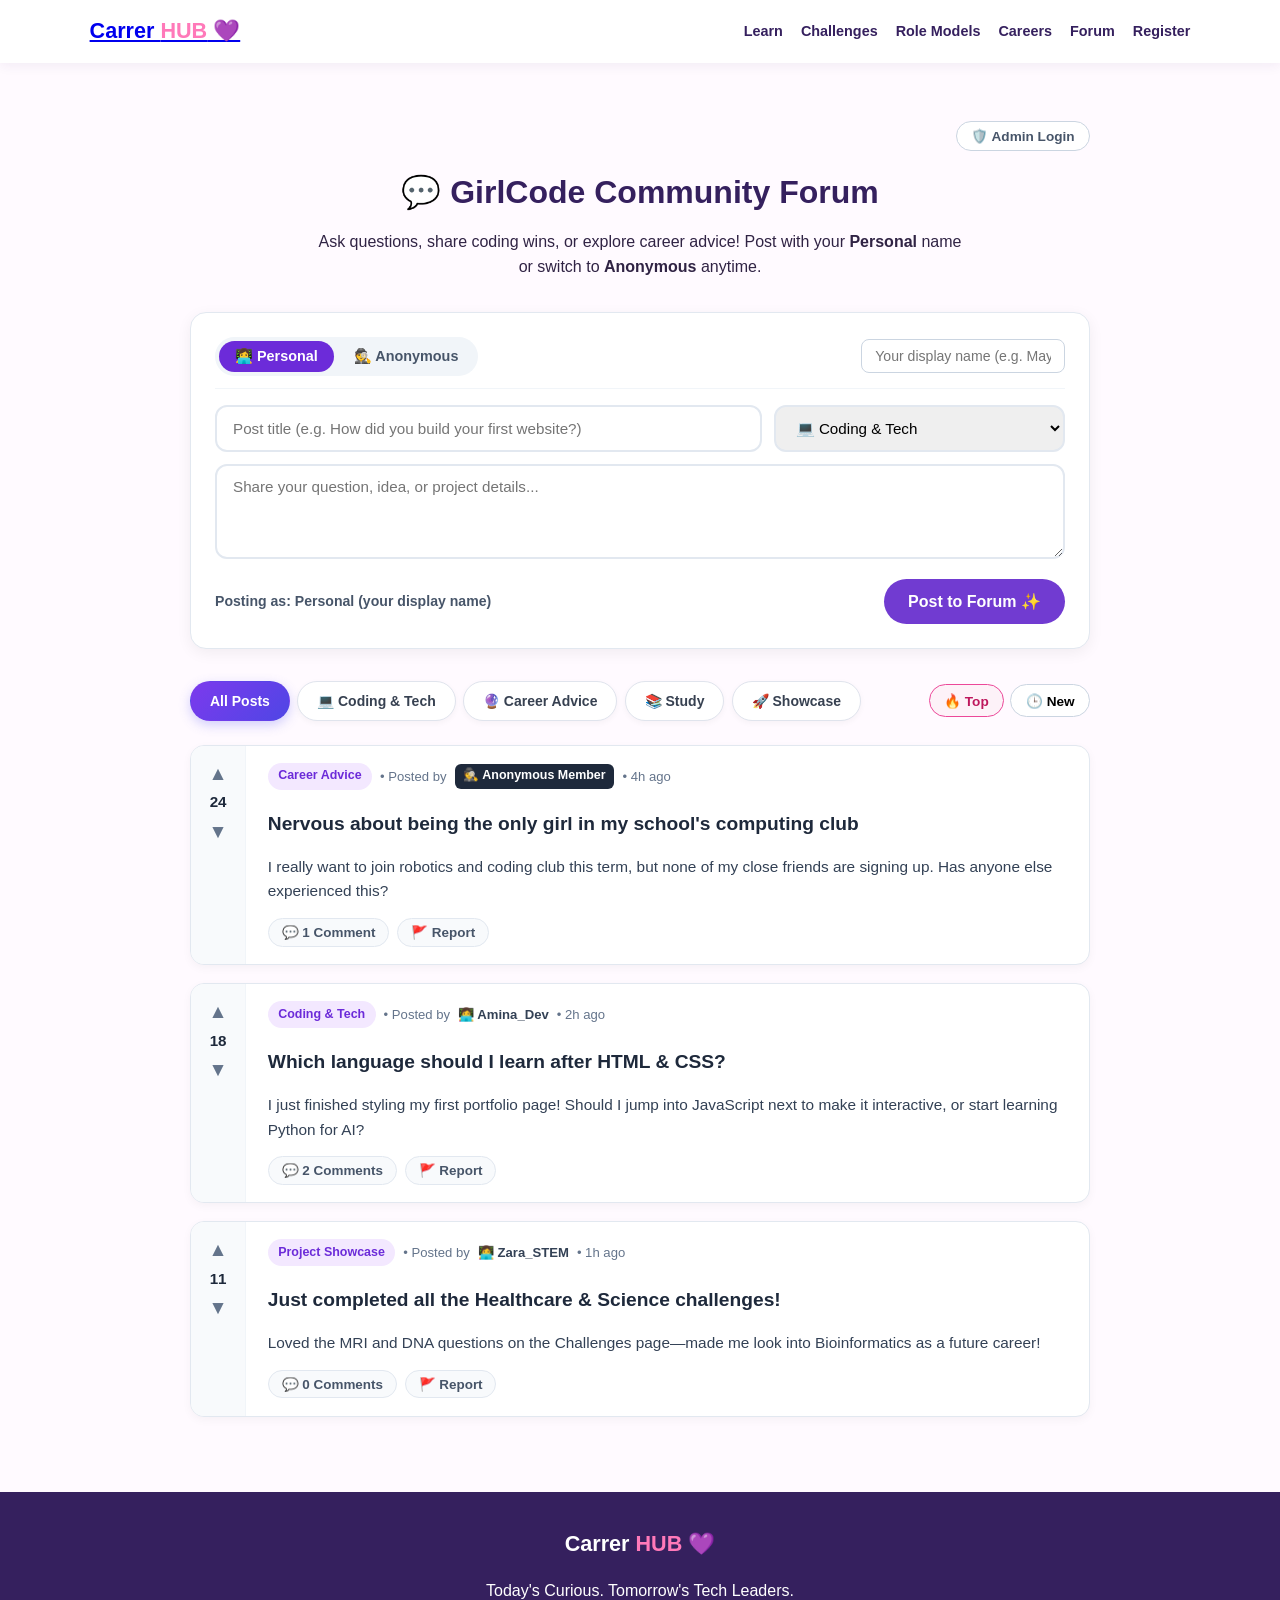
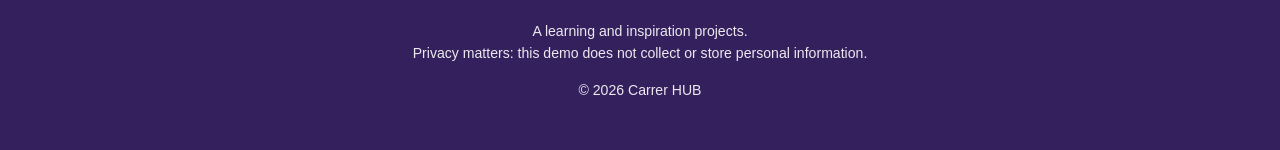
<file: forum.html>
<!DOCTYPE html>
<html lang="en">
<head>
    <meta charset="UTF-8">
    <meta name="viewport" content="width=device-width, initial-scale=1.0">
    <title>GirlCode Future | Community Forum</title>
    <link rel="stylesheet" href="style.css">
    <style>
        .forum-container {
            max-width: 900px;
            margin: 0 auto;
        }

        /* Admin Bar */
        .admin-bar {
            display: flex;
            justify-content: flex-end;
            align-items: center;
            flex-wrap: wrap;
            gap: 0.6rem;
            margin-bottom: 1rem;
        }

        .admin-login-box {
            display: none;
            align-items: center;
            gap: 0.4rem;
            background: #ffffff;
            padding: 0.35rem 0.6rem;
            border-radius: 999px;
            border: 1px solid #cbd5e1;
        }

        .admin-login-box.open {
            display: inline-flex;
        }

        .admin-pin-input {
            width: 110px;
            padding: 0.3rem 0.65rem;
            border: 1px solid #cbd5e1;
            border-radius: 999px;
            font-size: 0.85rem;
            outline: none;
        }

        .admin-status-badge {
            background: #fef2f2;
            color: #b91c1c;
            border: 1px solid #fecaca;
            padding: 0.35rem 0.85rem;
            border-radius: 999px;
            font-size: 0.85rem;
            font-weight: 700;
        }

        .admin-toggle-btn {
            background: #ffffff;
            color: #475569;
            border: 1px solid #cbd5e1;
            padding: 0.4rem 0.9rem;
            border-radius: 999px;
            font-size: 0.85rem;
            font-weight: 700;
            cursor: pointer;
            transition: all 0.2s;
        }

        .admin-toggle-btn:hover {
            border-color: #6c2bd9;
            color: #6c2bd9;
        }

        .delete-btn {
            background: #fee2e2;
            color: #b91c1c;
            border: 1px solid #fca5a5;
            padding: 0.3rem 0.75rem;
            border-radius: 999px;
            font-size: 0.8rem;
            font-weight: 700;
            cursor: pointer;
            transition: background 0.2s;
        }

        .delete-btn:hover {
            background: #fecaca;
        }

        .keep-btn {
            background: #d1fae5;
            color: #065f46;
            border: 1px solid #6ee7b7;
            padding: 0.3rem 0.75rem;
            border-radius: 999px;
            font-size: 0.8rem;
            font-weight: 700;
            cursor: pointer;
            transition: background 0.2s;
        }

        .keep-btn:hover {
            background: #a7f3d0;
        }

        /* Comment Action Buttons (Report / Delete / Dismiss) */
        .comment-action-btn {
            background: transparent;
            border: none;
            font-size: 0.78rem;
            font-weight: 700;
            cursor: pointer;
            margin-left: 0.6rem;
            padding: 0.1rem 0.35rem;
            border-radius: 4px;
        }

        .report-comment-btn {
            color: #64748b;
        }

        .report-comment-btn:hover {
            color: #d97706;
            background: #fef3c7;
        }

        .reported-tag {
            display: inline-block;
            background: #fef3c7;
            color: #b45309;
            border: 1px solid #fcd34d;
            font-size: 0.74rem;
            font-weight: 700;
            padding: 0.15rem 0.55rem;
            border-radius: 999px;
        }

        .dismiss-report-btn {
            color: #059669;
        }

        .dismiss-report-btn:hover {
            background: #d1fae5;
        }

        .delete-comment-btn {
            color: #dc2626;
        }

        .delete-comment-btn:hover {
            background: #fee2e2;
        }

        .composer-card {
            background: #ffffff;
            border-radius: 16px;
            padding: 1.5rem;
            box-shadow: 0 4px 15px rgba(0, 0, 0, 0.06);
            margin-bottom: 2rem;
            border: 1px solid #e2e8f0;
        }

        .identity-bar {
            display: flex;
            flex-wrap: wrap;
            align-items: center;
            justify-content: space-between;
            gap: 0.75rem;
            margin-bottom: 1rem;
            padding-bottom: 0.75rem;
            border-bottom: 1px solid #f1f5f9;
        }

        .identity-toggle {
            display: inline-flex;
            background: #f1f5f9;
            padding: 0.25rem;
            border-radius: 999px;
            gap: 0.25rem;
        }

        .id-mode-btn {
            border: none;
            background: transparent;
            padding: 0.45rem 1rem;
            border-radius: 999px;
            font-weight: 700;
            cursor: pointer;
            font-size: 0.9rem;
            color: #475569;
            transition: all 0.2s;
        }

        .id-mode-btn.active {
            background: #6c2bd9;
            color: #ffffff;
        }

        .id-mode-btn.active.anon-active {
            background: #1e293b;
            color: #ffffff;
        }

        .composer-row {
            display: flex;
            flex-wrap: wrap;
            gap: 0.75rem;
            margin-bottom: 0.75rem;
        }

        .forum-input, .forum-select, .forum-textarea {
            width: 100%;
            padding: 0.75rem 1rem;
            border: 2px solid #e2e8f0;
            border-radius: 12px;
            font-family: inherit;
            font-size: 0.95rem;
            outline: none;
        }

        .forum-input:focus, .forum-select:focus, .forum-textarea:focus {
            border-color: #6c2bd9;
        }

        .composer-row .forum-input {
            flex: 2;
            min-width: 200px;
        }

        .composer-row .forum-select {
            flex: 1;
            min-width: 160px;
        }

        .forum-textarea {
            min-height: 95px;
            resize: vertical;
            margin-bottom: 0.75rem;
        }

        .composer-footer {
            display: flex;
            justify-content: space-between;
            align-items: center;
            flex-wrap: wrap;
            gap: 0.5rem;
        }

        .posting-as-badge {
            font-size: 0.88rem;
            font-weight: 600;
            color: #475569;
        }

        .feed-toolbar {
            display: flex;
            flex-wrap: wrap;
            justify-content: space-between;
            align-items: center;
            gap: 1rem;
            margin-bottom: 1.5rem;
        }

        .flair-filters {
            display: flex;
            flex-wrap: wrap;
            gap: 0.45rem;
        }

        .sort-controls {
            display: flex;
            gap: 0.4rem;
        }

        .sort-btn {
            background: #ffffff;
            border: 1px solid #cbd5e1;
            padding: 0.45rem 0.9rem;
            border-radius: 999px;
            font-weight: 600;
            cursor: pointer;
            font-size: 0.85rem;
        }

        .sort-btn.active {
            background: #fdf2f8;
            border-color: #ec4899;
            color: #be185d;
        }

        .reddit-post {
            display: flex;
            background: #ffffff;
            border-radius: 14px;
            border: 1px solid #e2e8f0;
            box-shadow: 0 3px 10px rgba(0, 0, 0, 0.04);
            margin-bottom: 1.1rem;
            overflow: hidden;
            transition: border-color 0.2s;
        }

        .reddit-post:hover {
            border-color: #c4b5fd;
        }

        .reddit-post.post-is-reported {
            border: 2px solid #f59e0b;
            background: #fffdf5;
        }

        .vote-column {
            background: #f8fafc;
            padding: 1rem 0.75rem;
            display: flex;
            flex-direction: column;
            align-items: center;
            gap: 0.3rem;
            min-width: 54px;
            border-right: 1px solid #f1f5f9;
        }

        .vote-btn {
            border: none;
            background: transparent;
            font-size: 1.2rem;
            cursor: pointer;
            padding: 0.15rem 0.35rem;
            border-radius: 6px;
            color: #64748b;
            line-height: 1;
        }

        .vote-btn:hover {
            background: #e2e8f0;
        }

        .vote-btn.upvoted {
            color: #ec4899;
        }

        .vote-btn.downvoted {
            color: #6c2bd9;
        }

        .vote-count {
            font-weight: 800;
            font-size: 0.95rem;
            color: #1e293b;
        }

        .post-main {
            padding: 1.1rem 1.35rem;
            flex: 1;
        }

        .post-meta {
            display: flex;
            flex-wrap: wrap;
            align-items: center;
            gap: 0.5rem;
            font-size: 0.82rem;
            color: #64748b;
            margin-bottom: 0.45rem;
        }

        .flair-tag {
            background: #f3e8ff;
            color: #6c2bd9;
            font-weight: 700;
            padding: 0.2rem 0.65rem;
            border-radius: 999px;
            font-size: 0.78rem;
        }

        .author-badge {
            font-weight: 700;
            color: #334155;
        }

        .author-badge.anon {
            background: #1e293b;
            color: #ffffff;
            padding: 0.15rem 0.55rem;
            border-radius: 6px;
            font-size: 0.78rem;
        }

        .author-badge.admin {
            background: #6c2bd9;
            color: #ffffff;
            padding: 0.15rem 0.55rem;
            border-radius: 6px;
            font-size: 0.78rem;
        }

        .post-title {
            font-size: 1.2rem;
            color: #1e293b;
            margin-bottom: 0.45rem;
        }

        .post-body {
            color: #334155;
            font-size: 0.96rem;
            margin-bottom: 0.9rem;
            white-space: pre-line;
        }

        .post-actions {
            display: flex;
            align-items: center;
            justify-content: space-between;
            flex-wrap: wrap;
            gap: 0.75rem;
        }

        .post-actions-left, .post-actions-right {
            display: flex;
            align-items: center;
            flex-wrap: wrap;
            gap: 0.5rem;
        }

        .action-link {
            background: #f8fafc;
            border: 1px solid #e2e8f0;
            padding: 0.35rem 0.8rem;
            border-radius: 999px;
            font-size: 0.84rem;
            font-weight: 600;
            color: #475569;
            cursor: pointer;
        }

        .action-link:hover {
            background: #f1f5f9;
            color: #6c2bd9;
        }

        .action-link.report-post-btn:hover {
            background: #fef3c7;
            border-color: #fcd34d;
            color: #b45309;
        }

        .comments-drawer {
            margin-top: 1rem;
            padding-top: 1rem;
            border-top: 1px solid #e2e8f0;
            display: none;
        }

        .comments-drawer.open {
            display: block;
        }

        .comment-item {
            border-left: 3px solid #d8b4fe;
            padding: 0.4rem 0 0.4rem 0.85rem;
            margin-bottom: 0.85rem;
            border-radius: 0 8px 8px 0;
        }

        .comment-item.is-reported {
            border-left-color: #f59e0b;
            background: #fffbeb;
        }

        .comment-meta {
            display: flex;
            flex-wrap: wrap;
            align-items: center;
            gap: 0.35rem;
            font-size: 0.8rem;
            color: #64748b;
            margin-bottom: 0.2rem;
        }

        .comment-text {
            font-size: 0.92rem;
            color: #1e293b;
        }

        .comment-form {
            display: flex;
            flex-direction: column;
            gap: 0.5rem;
            margin-top: 0.85rem;
            background: #f8fafc;
            padding: 0.85rem;
            border-radius: 10px;
        }

        .comment-form-top {
            display: flex;
            flex-wrap: wrap;
            gap: 0.5rem;
            align-items: center;
            justify-content: space-between;
        }

        .mini-input {
            padding: 0.5rem 0.8rem;
            border: 1px solid #cbd5e1;
            border-radius: 8px;
            font-size: 0.88rem;
        }

        @media (max-width: 600px) {
            .reddit-post {
                flex-direction: column;
            }
            .vote-column {
                flex-direction: row;
                border-right: none;
                border-bottom: 1px solid #f1f5f9;
                padding: 0.5rem 1rem;
            }
        }
    </style>
</head>
<body>
    <div id="header-placeholder"></div>

    <section id="forum-section">
        <div class="forum-container">
            <!-- INLINE ADMIN CONTROL BAR -->
            <div class="admin-bar">
                <span id="admin-badge" class="admin-status-badge" style="display: none;">
                    🛡️ Admin Mode Active
                </span>

                <div id="admin-login-box" class="admin-login-box">
                    <input
                        type="password"
                        id="admin-pin-field"
                        class="admin-pin-input"
                        placeholder="PIN"
                        onkeydown="if(event.key==='Enter') submitAdminPin()"
                    >
                    <button type="button" class="admin-toggle-btn" onclick="submitAdminPin()">Unlock</button>
                    <button type="button" class="admin-toggle-btn" onclick="closeAdminBox()">✕</button>
                </div>

                <button type="button" id="admin-btn" class="admin-toggle-btn" onclick="handleAdminButton()">
                    🛡️ Admin Login
                </button>
            </div>

            <h2 class="section-title">💬 GirlCode Community Forum</h2>
            <p class="section-intro">
                Ask questions, share coding wins, or explore career advice! Post with your
                <strong>Personal</strong> name or switch to <strong>Anonymous</strong> anytime.
            </p>

            <!-- CREATE POST BOX -->
            <div class="composer-card">
                <div class="identity-bar">
                    <div class="identity-toggle" role="group" aria-label="Choose posting identity">
                        <button type="button" id="btn-personal" class="id-mode-btn active" onclick="setIdentityMode('personal')">
                            👩‍💻 Personal
                        </button>
                        <button type="button" id="btn-anonymous" class="id-mode-btn" onclick="setIdentityMode('anonymous')">
                            🕵️ Anonymous
                        </button>
                    </div>

                    <div id="personal-name-wrapper">
                        <input
                            type="text"
                            id="author-name-input"
                            class="mini-input"
                            placeholder="Your display name (e.g. Maya_Codes)"
                            maxlength="30"
                        >
                    </div>
                </div>

                <div class="composer-row">
                    <input
                        type="text"
                        id="post-title-input"
                        class="forum-input"
                        placeholder="Post title (e.g. How did you build your first website?)"
                        maxlength="120"
                    >
                    <select id="post-flair-select" class="forum-select" aria-label="Select topic">
                        <option value="Coding & Tech">💻 Coding &amp; Tech</option>
                        <option value="Career Advice">🔮 Career Advice</option>
                        <option value="Study & Homework">📚 Study &amp; Homework</option>
                        <option value="Project Showcase">🚀 Project Showcase</option>
                        <option value="General Chat">💜 General Chat</option>
                    </select>
                </div>

                <textarea
                    id="post-body-input"
                    class="forum-textarea"
                    placeholder="Share your question, idea, or project details..."
                ></textarea>

                <div class="composer-footer">
                    <span class="posting-as-badge" id="posting-as-preview">
                        Posting as: <strong>Personal</strong> (your display name)
                    </span>
                    <button type="button" class="button" onclick="createPost()">Post to Forum ✨</button>
                </div>
            </div>

            <!-- FEED FILTERS & SORT -->
            <div class="feed-toolbar">
                <div class="flair-filters">
                    <button type="button" class="filter-btn active" onclick="filterPosts('all', this)">All Posts</button>
                    <button type="button" class="filter-btn" onclick="filterPosts('Coding & Tech', this)">💻 Coding &amp; Tech</button>
                    <button type="button" class="filter-btn" onclick="filterPosts('Career Advice', this)">🔮 Career Advice</button>
                    <button type="button" class="filter-btn" onclick="filterPosts('Study & Homework', this)">📚 Study</button>
                    <button type="button" class="filter-btn" onclick="filterPosts('Project Showcase', this)">🚀 Showcase</button>
                    <button type="button" id="filter-reported-btn" class="filter-btn" style="display:none;" onclick="filterPosts('reported', this)">🚩 Reported</button>
                </div>

                <div class="sort-controls">
                    <button type="button" id="sort-hot" class="sort-btn active" onclick="setSort('hot')">🔥 Top</button>
                    <button type="button" id="sort-new" class="sort-btn" onclick="setSort('new')">🕒 New</button>
                </div>
            </div>

            <!-- POSTS FEED -->
            <div id="forum-feed"></div>
        </div>
    </section>

    <div id="footer-placeholder"></div>

    <script src="link.js"></script>
    <script src="script.js"></script>
    <script>
        const STORAGE_KEY = "girlcode_forum_posts_v3";
        const ADMIN_SESSION_KEY = "girlcode_forum_admin";
        const ADMIN_PIN = "2026";

        const starterPosts = [
            {
                id: 1,
                title: "Which language should I learn after HTML & CSS?",
                body: "I just finished styling my first portfolio page! Should I jump into JavaScript next to make it interactive, or start learning Python for AI?",
                flair: "Coding & Tech",
                isAnonymous: false,
                author: "Amina_Dev",
                reported: false,
                votes: 18,
                userVote: 0,
                timestamp: Date.now() - 7200000,
                comments: [
                    {
                        author: "Sophie_UX",
                        isAnonymous: false,
                        reported: false,
                        text: "If you love building websites, JavaScript is a natural next step because it works right inside your HTML pages!"
                    },
                    {
                        author: "Anonymous Member",
                        isAnonymous: true,
                        reported: false,
                        text: "I tried Python right after HTML/CSS and found it super readable. You really can't go wrong with either!"
                    }
                ]
            },
            {
                id: 2,
                title: "Nervous about being the only girl in my school's computing club",
                body: "I really want to join robotics and coding club this term, but none of my close friends are signing up. Has anyone else experienced this?",
                flair: "Career Advice",
                isAnonymous: true,
                author: "Anonymous Member",
                reported: false,
                votes: 24,
                userVote: 0,
                timestamp: Date.now() - 14400000,
                comments: [
                    {
                        author: "Grace_H",
                        isAnonymous: false,
                        reported: false,
                        text: "I felt the exact same way last year! Once we started building projects, everyone focused on solving problems together. Definitely go for it!"
                    }
                ]
            },
            {
                id: 3,
                title: "Just completed all the Healthcare & Science challenges!",
                body: "Loved the MRI and DNA questions on the Challenges page—made me look into Bioinformatics as a future career!",
                flair: "Project Showcase",
                isAnonymous: false,
                author: "Zara_STEM",
                reported: false,
                votes: 11,
                userVote: 0,
                timestamp: Date.now() - 3600000,
                comments: []
            }
        ];

        let posts = JSON.parse(localStorage.getItem(STORAGE_KEY)) || starterPosts;
        let isAdmin = sessionStorage.getItem(ADMIN_SESSION_KEY) === "true";
        let currentIdentityMode = "personal";
        let activeFlair = "all";
        let activeSort = "hot";
        let openDrawers = new Set();

        function updateAdminUI() {
            const badge = document.getElementById("admin-badge");
            const btn = document.getElementById("admin-btn");
            const loginBox = document.getElementById("admin-login-box");
            const reportedFilterBtn = document.getElementById("filter-reported-btn");

            if (isAdmin) {
                badge.style.display = "inline-block";
                btn.textContent = "🔒 Lock Admin";
                loginBox.classList.remove("open");
                reportedFilterBtn.style.display = "inline-block";
            } else {
                badge.style.display = "none";
                btn.textContent = "🛡️ Admin Login";
                reportedFilterBtn.style.display = "none";
                if (activeFlair === "reported") activeFlair = "all";
            }
        }

        function handleAdminButton() {
            if (isAdmin) {
                isAdmin = false;
                sessionStorage.removeItem(ADMIN_SESSION_KEY);
                updateAdminUI();
                renderFeed();
                return;
            }
            const loginBox = document.getElementById("admin-login-box");
            loginBox.classList.toggle("open");
            if (loginBox.classList.contains("open")) {
                document.getElementById("admin-pin-field").focus();
            }
        }

        function closeAdminBox() {
            document.getElementById("admin-login-box").classList.remove("open");
            document.getElementById("admin-pin-field").value = "";
        }

        function submitAdminPin() {
            const pinField = document.getElementById("admin-pin-field");
            if (pinField.value.trim() === ADMIN_PIN) {
                isAdmin = true;
                sessionStorage.setItem(ADMIN_SESSION_KEY, "true");
                pinField.value = "";
                updateAdminUI();
                renderFeed();
            } else {
                pinField.style.borderColor = "#dc2626";
                pinField.value = "";
                pinField.placeholder = "Wrong PIN";
            }
        }

        function deletePost(postId) {
            if (!isAdmin) return;
            posts = posts.filter(p => p.id !== postId);
            savePosts();
            renderFeed();
        }

        function reportPost(postId) {
            const post = posts.find(p => p.id === postId);
            if (!post) return;
            post.reported = true;
            savePosts();
            renderFeed();
        }

        function dismissPostReport(postId) {
            if (!isAdmin) return;
            const post = posts.find(p => p.id === postId);
            if (!post) return;
            post.reported = false;
            savePosts();
            renderFeed();
        }

        function deleteComment(postId, commentIndex) {
            if (!isAdmin) return;
            const post = posts.find(p => p.id === postId);
            if (!post) return;
            post.comments.splice(commentIndex, 1);
            savePosts();
            renderFeed();
        }

        function reportComment(postId, commentIndex) {
            const post = posts.find(p => p.id === postId);
            if (!post || !post.comments[commentIndex]) return;

            post.comments[commentIndex].reported = true;
            openDrawers.add(postId);
            savePosts();
            renderFeed();
        }

        function dismissReport(postId, commentIndex) {
            if (!isAdmin) return;
            const post = posts.find(p => p.id === postId);
            if (!post || !post.comments[commentIndex]) return;

            post.comments[commentIndex].reported = false;
            savePosts();
            renderFeed();
        }

        function savePosts() {
            localStorage.setItem(STORAGE_KEY, JSON.stringify(posts));
        }

        function setIdentityMode(mode) {
            currentIdentityMode = mode;
            const personalBtn = document.getElementById("btn-personal");
            const anonBtn = document.getElementById("btn-anonymous");
            const nameWrapper = document.getElementById("personal-name-wrapper");
            const preview = document.getElementById("posting-as-preview");

            if (mode === "personal") {
                personalBtn.classList.add("active");
                anonBtn.classList.remove("active", "anon-active");
                nameWrapper.style.display = "block";
                preview.innerHTML = 'Posting as: <strong>Personal</strong> (your display name)';
            } else {
                anonBtn.classList.add("active", "anon-active");
                personalBtn.classList.remove("active");
                nameWrapper.style.display = "none";
                preview.innerHTML = 'Posting as: <strong>🕵️ Anonymous Member</strong> (identity hidden)';
            }
        }

        function createPost() {
            const titleEl = document.getElementById("post-title-input");
            const bodyEl = document.getElementById("post-body-input");
            const flairEl = document.getElementById("post-flair-select");
            const nameEl = document.getElementById("author-name-input");

            const title = titleEl.value.trim();
            const body = bodyEl.value.trim();

            if (!title) {
                titleEl.style.borderColor = "#ec4899";
                titleEl.focus();
                return;
            }
            titleEl.style.borderColor = "#e2e8f0";

            let authorName = "Anonymous Member";
            let isAnon = true;
            let postedByAdmin = false;

            if (currentIdentityMode === "personal") {
                isAnon = false;
                postedByAdmin = isAdmin;
                authorName = nameEl.value.trim() || (isAdmin ? "GirlCode Admin" : "GirlCode Member");
            }

            const newPost = {
                id: Date.now(),
                title: title,
                body: body,
                flair: flairEl.value,
                isAnonymous: isAnon,
                isAdminPost: postedByAdmin,
                author: authorName,
                reported: false,
                votes: 1,
                userVote: 1,
                timestamp: Date.now(),
                comments: []
            };

            posts.unshift(newPost);
            savePosts();

            titleEl.value = "";
            bodyEl.value = "";
            renderFeed();
        }

        function votePost(postId, direction) {
            const post = posts.find(p => p.id === postId);
            if (!post) return;

            if (post.userVote === direction) {
                post.votes -= direction;
                post.userVote = 0;
            } else {
                post.votes += direction - post.userVote;
                post.userVote = direction;
            }

            savePosts();
            renderFeed();
        }

        function toggleComments(postId) {
            if (openDrawers.has(postId)) {
                openDrawers.delete(postId);
            } else {
                openDrawers.add(postId);
            }
            renderFeed();
        }

        function addComment(postId) {
            const post = posts.find(p => p.id === postId);
            const textInput = document.getElementById(`comment-text-${postId}`);
            const modeSelect = document.getElementById(`comment-mode-${postId}`);
            const nameInput = document.getElementById(`comment-name-${postId}`);

            const text = textInput.value.trim();
            if (!text || !post) return;

            const isAnon = modeSelect.value === "anonymous";
            const author = isAnon
                ? "Anonymous Member"
                : (nameInput.value.trim() || (isAdmin ? "GirlCode Admin" : "GirlCode Member"));

            post.comments.push({
                author: author,
                isAnonymous: isAnon,
                isAdminComment: !isAnon && isAdmin,
                reported: false,
                text: text
            });

            openDrawers.add(postId);
            savePosts();
            renderFeed();
        }

        function toggleCommentNameInput(postId) {
            const modeSelect = document.getElementById(`comment-mode-${postId}`);
            const nameInput = document.getElementById(`comment-name-${postId}`);
            nameInput.style.display = modeSelect.value === "anonymous" ? "none" : "inline-block";
        }

        function filterPosts(flair, btn) {
            activeFlair = flair;
            document.querySelectorAll(".flair-filters .filter-btn").forEach(b => b.classList.remove("active"));
            if (btn) btn.classList.add("active");
            renderFeed();
        }

        function setSort(sortType) {
            activeSort = sortType;
            document.getElementById("sort-hot").classList.toggle("active", sortType === "hot");
            document.getElementById("sort-new").classList.toggle("active", sortType === "new");
            renderFeed();
        }

        function timeAgo(ts) {
            const mins = Math.floor((Date.now() - ts) / 60000);
            if (mins < 1) return "just now";
            if (mins < 60) return `${mins}m ago`;
            const hrs = Math.floor(mins / 60);
            if (hrs < 24) return `${hrs}h ago`;
            return `${Math.floor(hrs / 24)}d ago`;
        }

        function escapeHTML(str) {
            return str
                .replace(/&/g, "&amp;")
                .replace(/</g, "&lt;")
                .replace(/>/g, "&gt;");
        }

        function renderFeed() {
            const feedEl = document.getElementById("forum-feed");
            let visible = posts.filter(p => {
                if (activeFlair === "all") return true;
                if (activeFlair === "reported") return p.reported || p.comments.some(c => c.reported);
                return p.flair === activeFlair;
            });

            if (activeSort === "hot") {
                visible.sort((a, b) => b.votes - a.votes);
            } else {
                visible.sort((a, b) => b.timestamp - a.timestamp);
            }

            if (visible.length === 0) {
                feedEl.innerHTML = `<div class="challenge"><p>No posts found here right now! 💜</p></div>`;
                return;
            }

            feedEl.innerHTML = visible.map(post => {
                const hasReportedComments = post.comments.some(c => c.reported);
                const isOpen = openDrawers.has(post.id) || (isAdmin && hasReportedComments);

                let authorBadge = `<span class="author-badge">👩‍💻 ${escapeHTML(post.author)}</span>`;
                if (post.isAnonymous) {
                    authorBadge = `<span class="author-badge anon">🕵️ ${escapeHTML(post.author)}</span>`;
                } else if (post.isAdminPost) {
                    authorBadge = `<span class="author-badge admin">🛡️ ${escapeHTML(post.author)}</span>`;
                }

                // Post report & admin controls
                const reportPostBtn = !post.reported
                    ? `<button type="button" class="action-link report-post-btn" onclick="reportPost(${post.id})">🚩 Report</button>`
                    : `<span class="reported-tag">🚩 Post Reported</span>`;

                const adminPostControls = isAdmin
                    ? `
                        ${post.reported ? `<button type="button" class="keep-btn" onclick="dismissPostReport(${post.id})">✓ Keep Post</button>` : ""}
                        <button type="button" class="delete-btn" onclick="deletePost(${post.id})">🗑️ Delete Post</button>
                      `
                    : "";

                const postReportedAlert = (isAdmin && !post.reported && hasReportedComments)
                    ? `<span class="reported-tag">🚩 Contains Reported Comment</span>`
                    : "";

                const commentsHTML = post.comments.map((c, cIdx) => {
                    const icon = c.isAnonymous ? "🕵️ " : (c.isAdminComment ? "🛡️ " : "👩‍💻 ");

                    const reportedBadge = c.reported
                        ? `<span class="reported-tag">🚩 Reported</span>`
                        : "";

                    const reportBtn = !c.reported
                        ? `<button type="button" class="comment-action-btn report-comment-btn" onclick="reportComment(${post.id}, ${cIdx})">🚩 Report</button>`
                        : "";

                    const adminCommentControls = isAdmin
                        ? `
                            ${c.reported ? `<button type="button" class="comment-action-btn dismiss-report-btn" onclick="dismissReport(${post.id}, ${cIdx})">✓ Keep</button>` : ""}
                            <button type="button" class="comment-action-btn delete-comment-btn" onclick="deleteComment(${post.id}, ${cIdx})">🗑️ Delete</button>
                          `
                        : "";

                    return `
                        <div class="comment-item ${c.reported ? 'is-reported' : ''}">
                            <div class="comment-meta">
                                <strong>${icon}${escapeHTML(c.author)}</strong>
                                ${reportedBadge}
                                ${reportBtn}
                                ${adminCommentControls}
                            </div>
                            <div class="comment-text">${escapeHTML(c.text)}</div>
                        </div>
                    `;
                }).join("");

                return `
                    <article class="reddit-post ${post.reported ? 'post-is-reported' : ''}">
                        <div class="vote-column">
                            <button type="button" class="vote-btn ${post.userVote === 1 ? 'upvoted' : ''}" onclick="votePost(${post.id}, 1)" aria-label="Upvote">▲</button>
                            <span class="vote-count">${post.votes}</span>
                            <button type="button" class="vote-btn ${post.userVote === -1 ? 'downvoted' : ''}" onclick="votePost(${post.id}, -1)" aria-label="Downvote">▼</button>
                        </div>

                        <div class="post-main">
                            <div class="post-meta">
                                <span class="flair-tag">${escapeHTML(post.flair)}</span>
                                <span>• Posted by</span>
                                ${authorBadge}
                                <span>• ${timeAgo(post.timestamp)}</span>
                                ${postReportedAlert}
                            </div>

                            <h3 class="post-title">${escapeHTML(post.title)}</h3>
                            ${post.body ? `<p class="post-body">${escapeHTML(post.body)}</p>` : ""}

                            <div class="post-actions">
                                <div class="post-actions-left">
                                    <button type="button" class="action-link" onclick="toggleComments(${post.id})">
                                        💬 ${post.comments.length} ${post.comments.length === 1 ? 'Comment' : 'Comments'}
                                    </button>
                                    ${reportPostBtn}
                                </div>
                                <div class="post-actions-right">
                                    ${adminPostControls}
                                </div>
                            </div>

                            <div class="comments-drawer ${isOpen ? 'open' : ''}">
                                ${commentsHTML || '<p style="font-size:0.88rem; color:#64748b; margin-bottom:0.75rem;">No comments yet. Share a supportive reply!</p>'}

                                <div class="comment-form">
                                    <div class="comment-form-top">
                                        <select id="comment-mode-${post.id}" class="mini-input" onchange="toggleCommentNameInput(${post.id})">
                                            <option value="personal">👩‍💻 Comment as Personal</option>
                                            <option value="anonymous">🕵️ Comment Anonymously</option>
                                        </select>
                                        <input type="text" id="comment-name-${post.id}" class="mini-input" placeholder="Your name...">
                                    </div>
                                    <div style="display:flex; gap:0.5rem; flex-wrap:wrap;">
                                        <input type="text" id="comment-text-${post.id}" class="forum-input" style="flex:1;" placeholder="Write a helpful comment...">
                                        <button type="button" class="button pink" onclick="addComment(${post.id})">Reply</button>
                                    </div>
                                </div>
                            </div>
                        </div>
                    </article>
                `;
            }).join("");
        }

        updateAdminUI();
        renderFeed();
    </script>
</body>
</html>
</file>
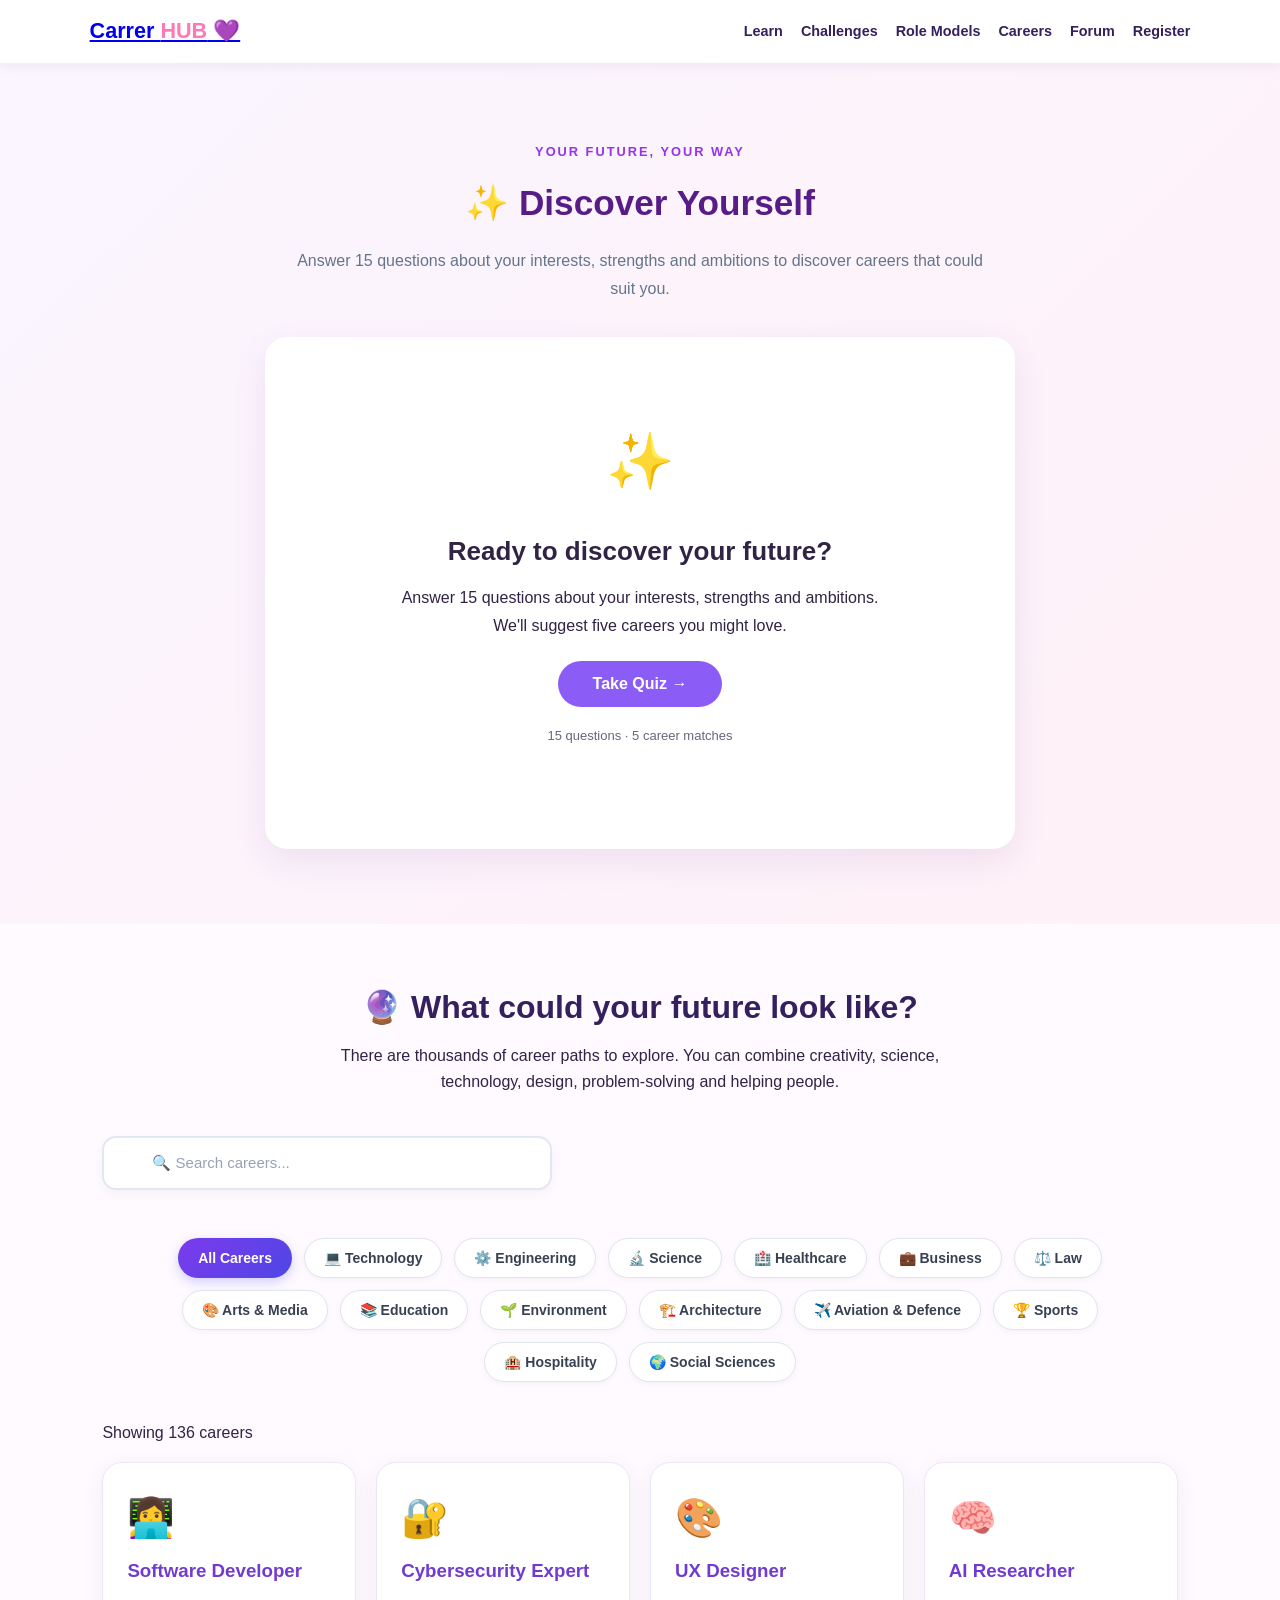
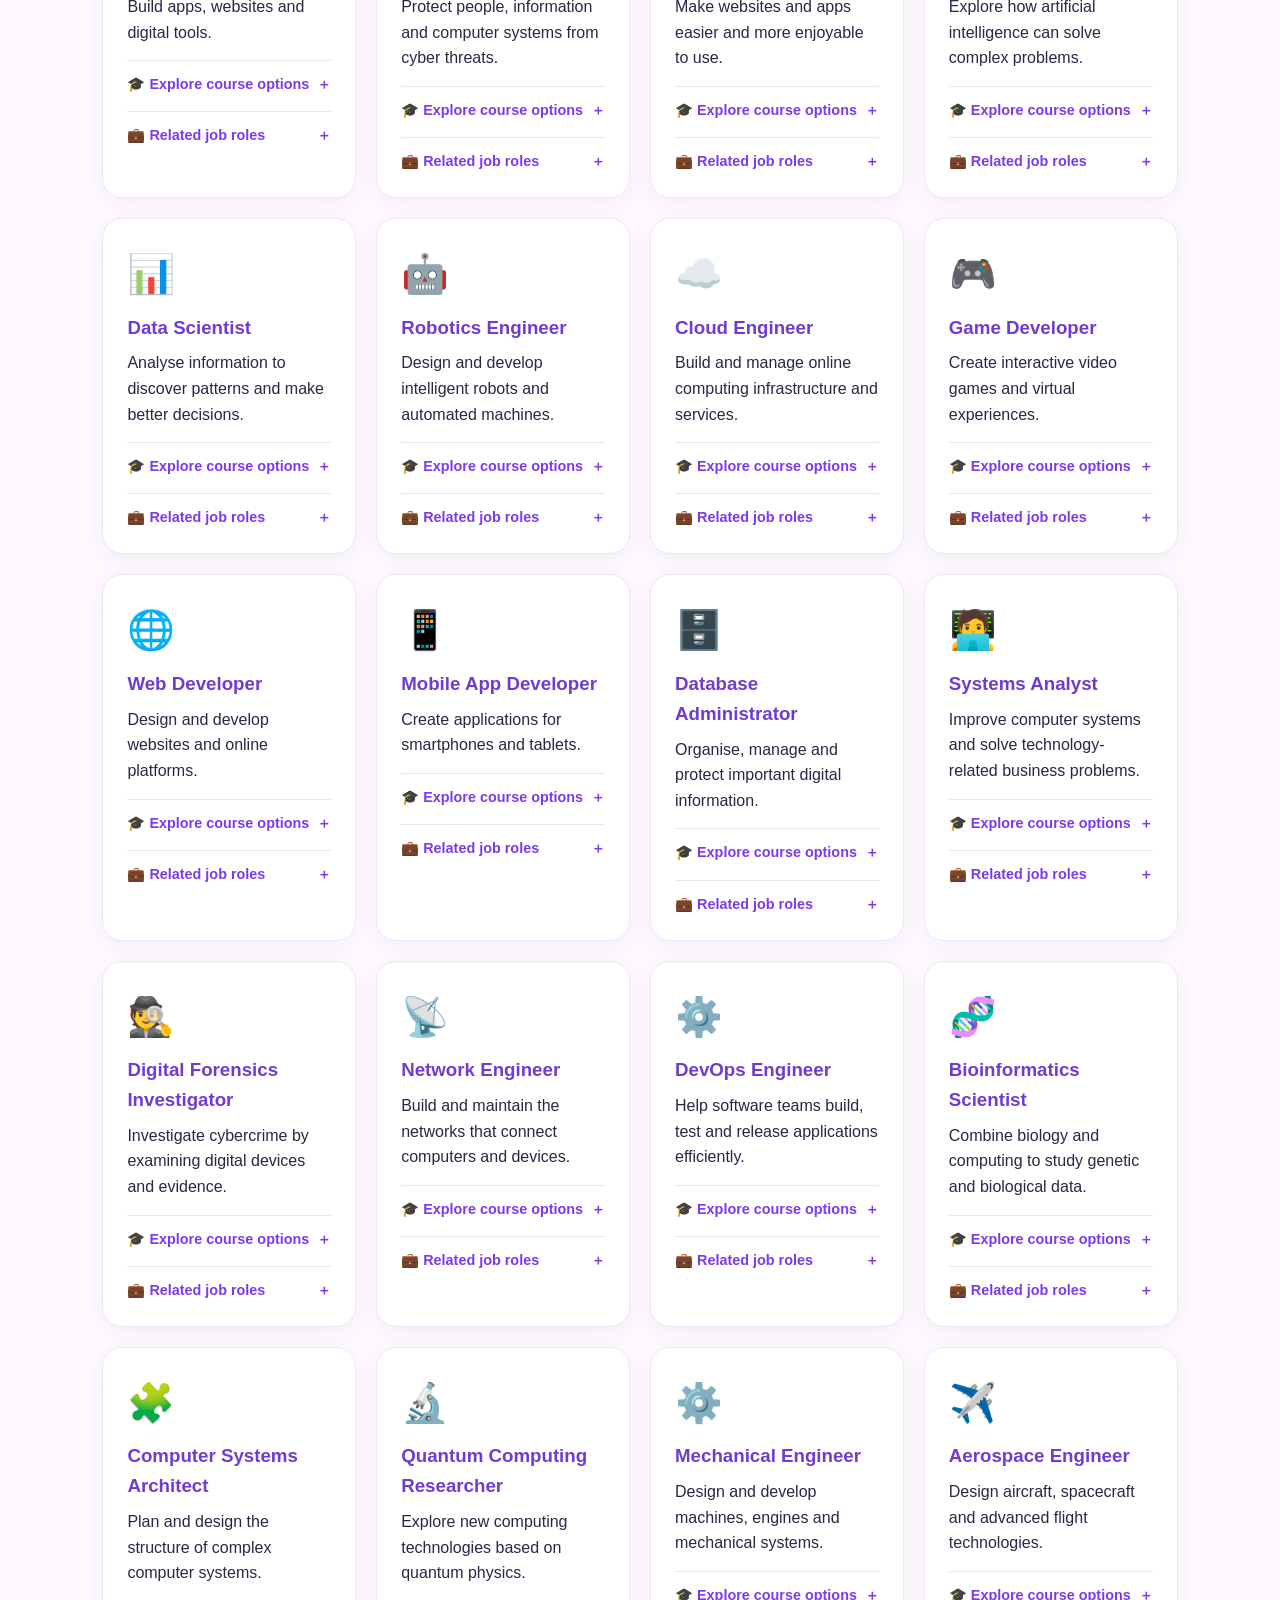
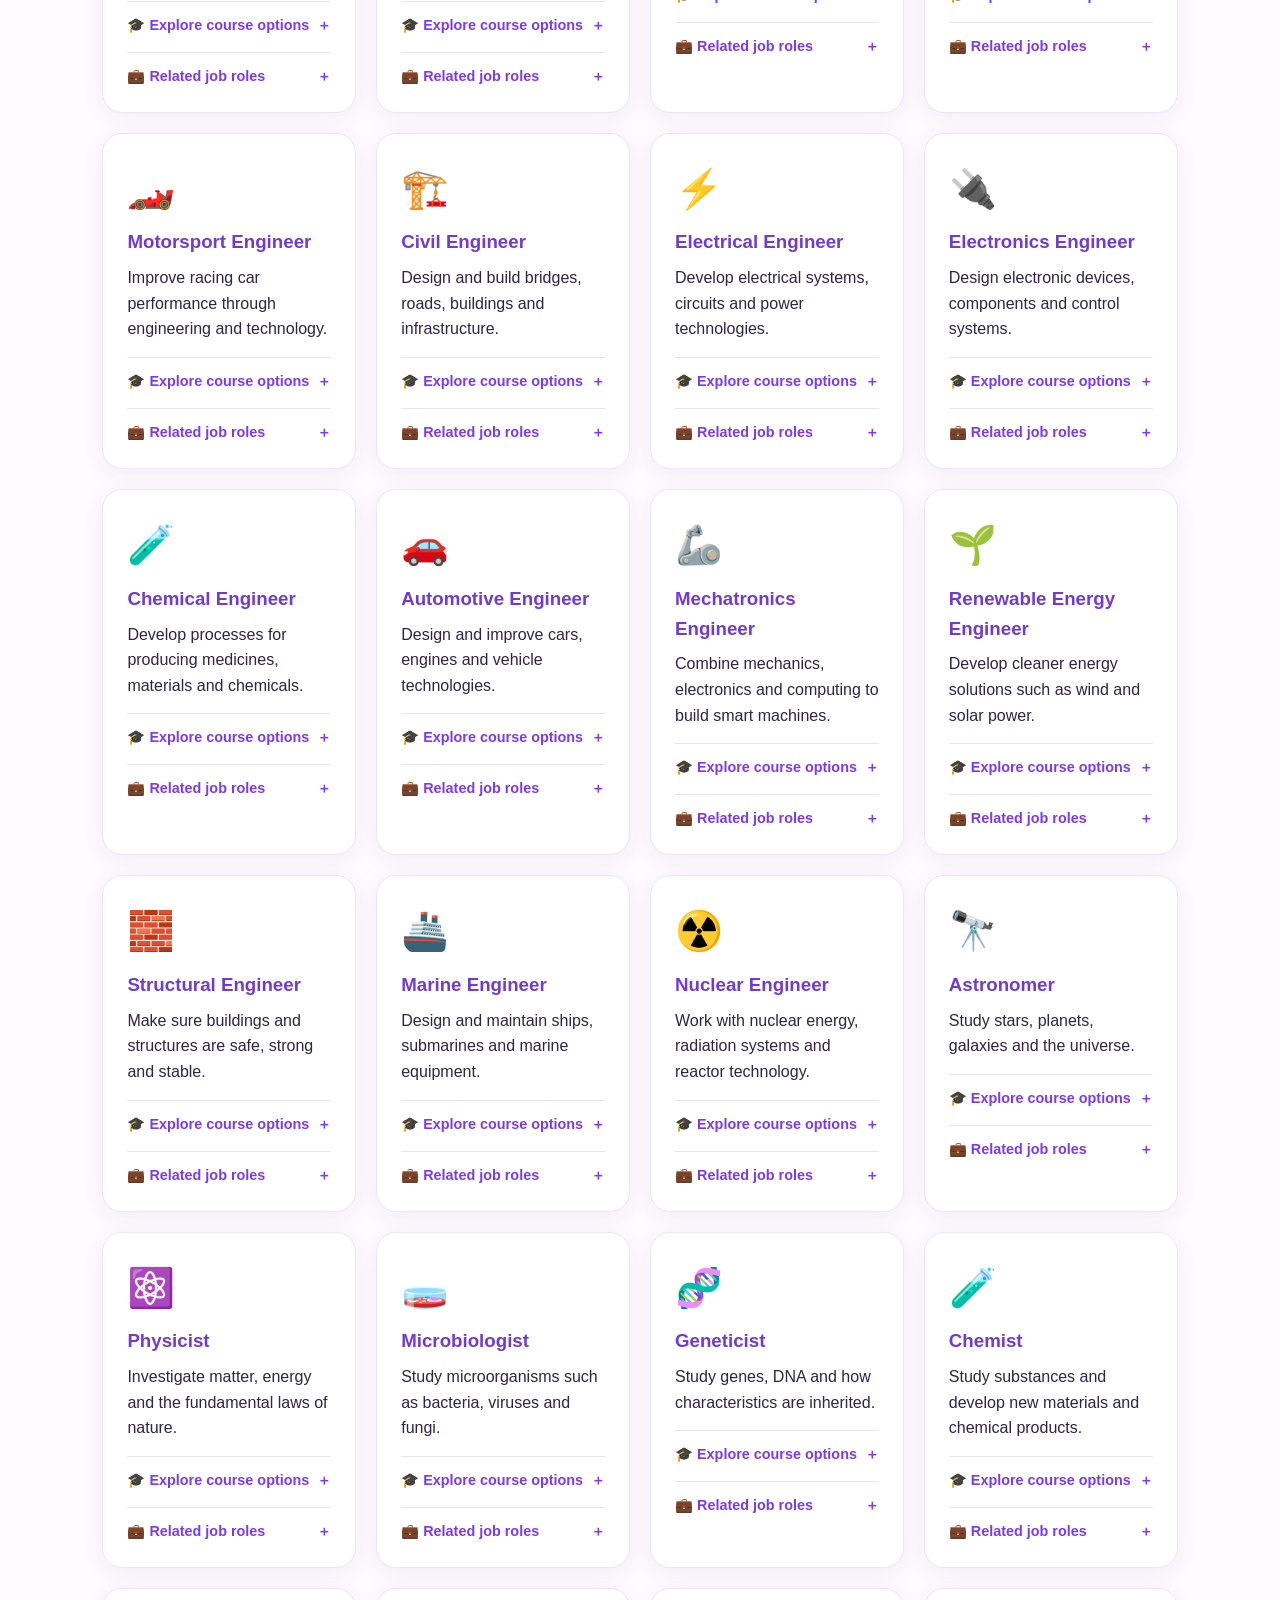
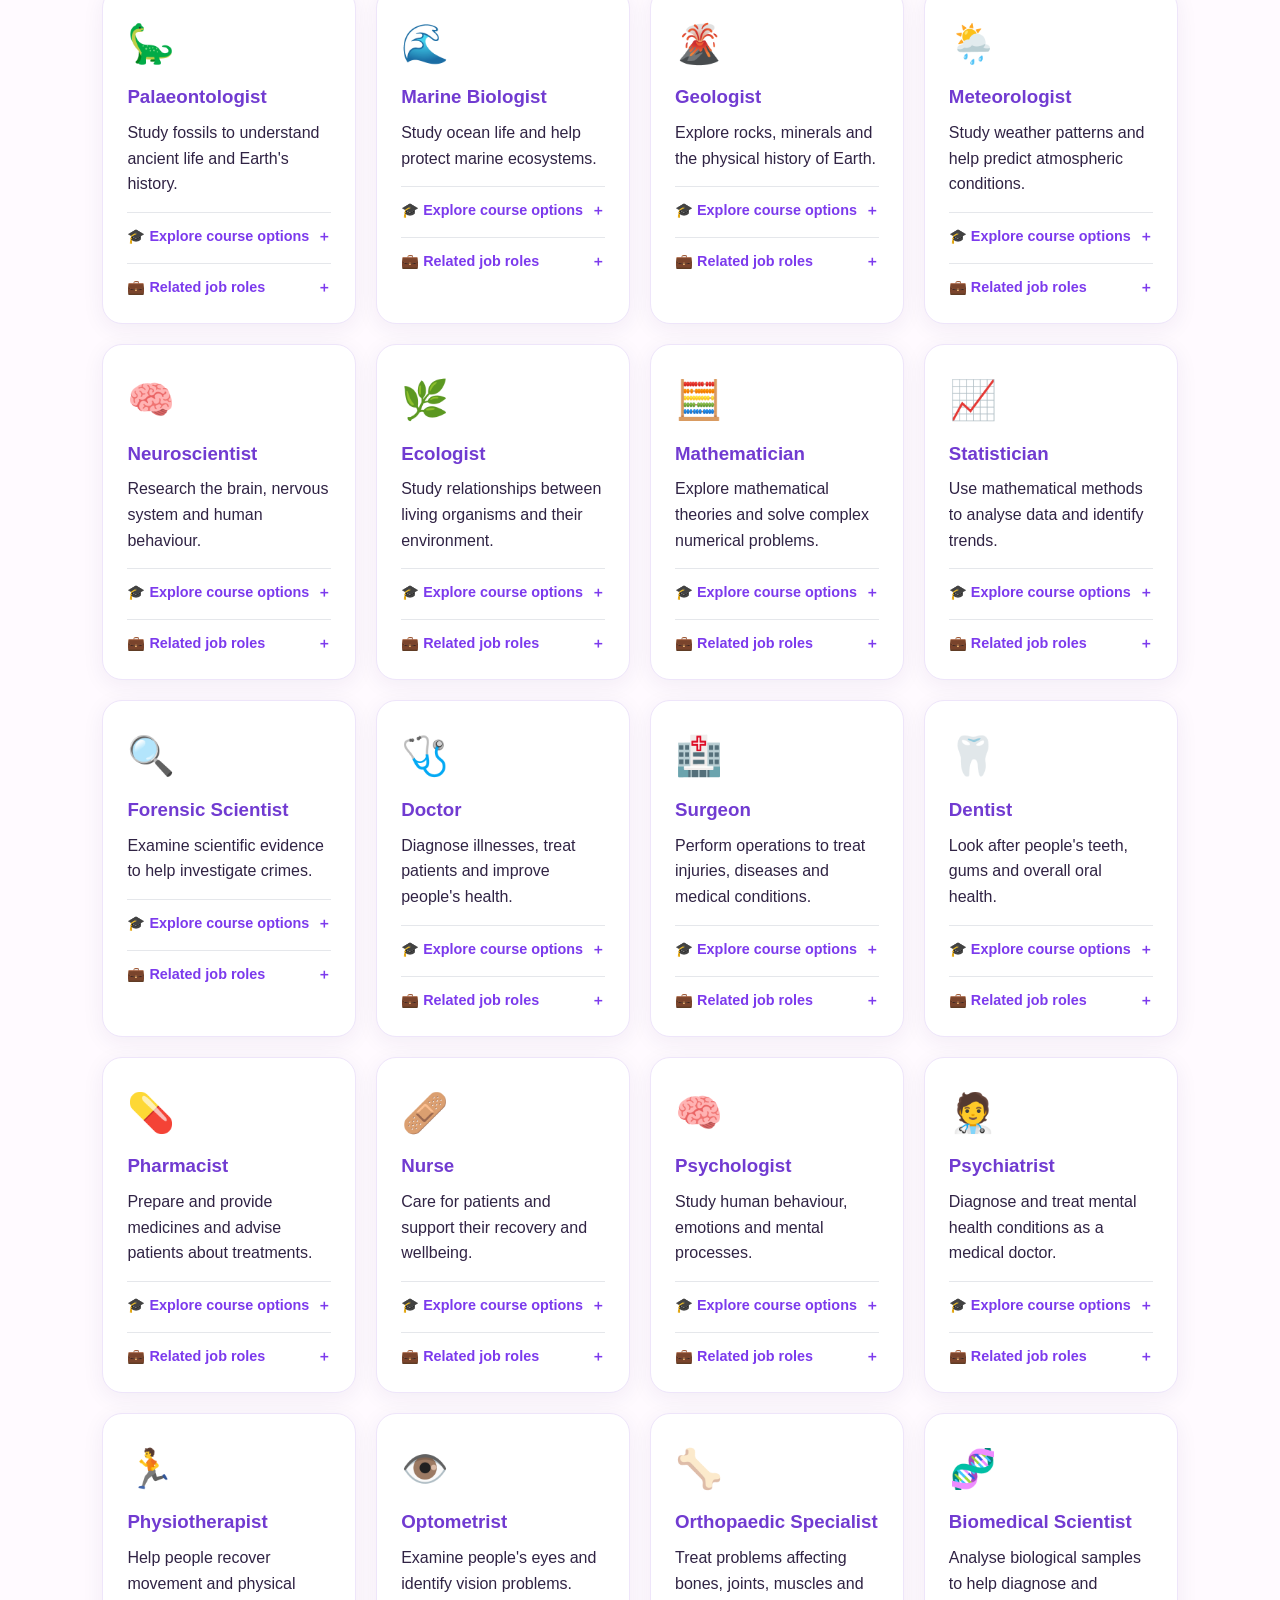
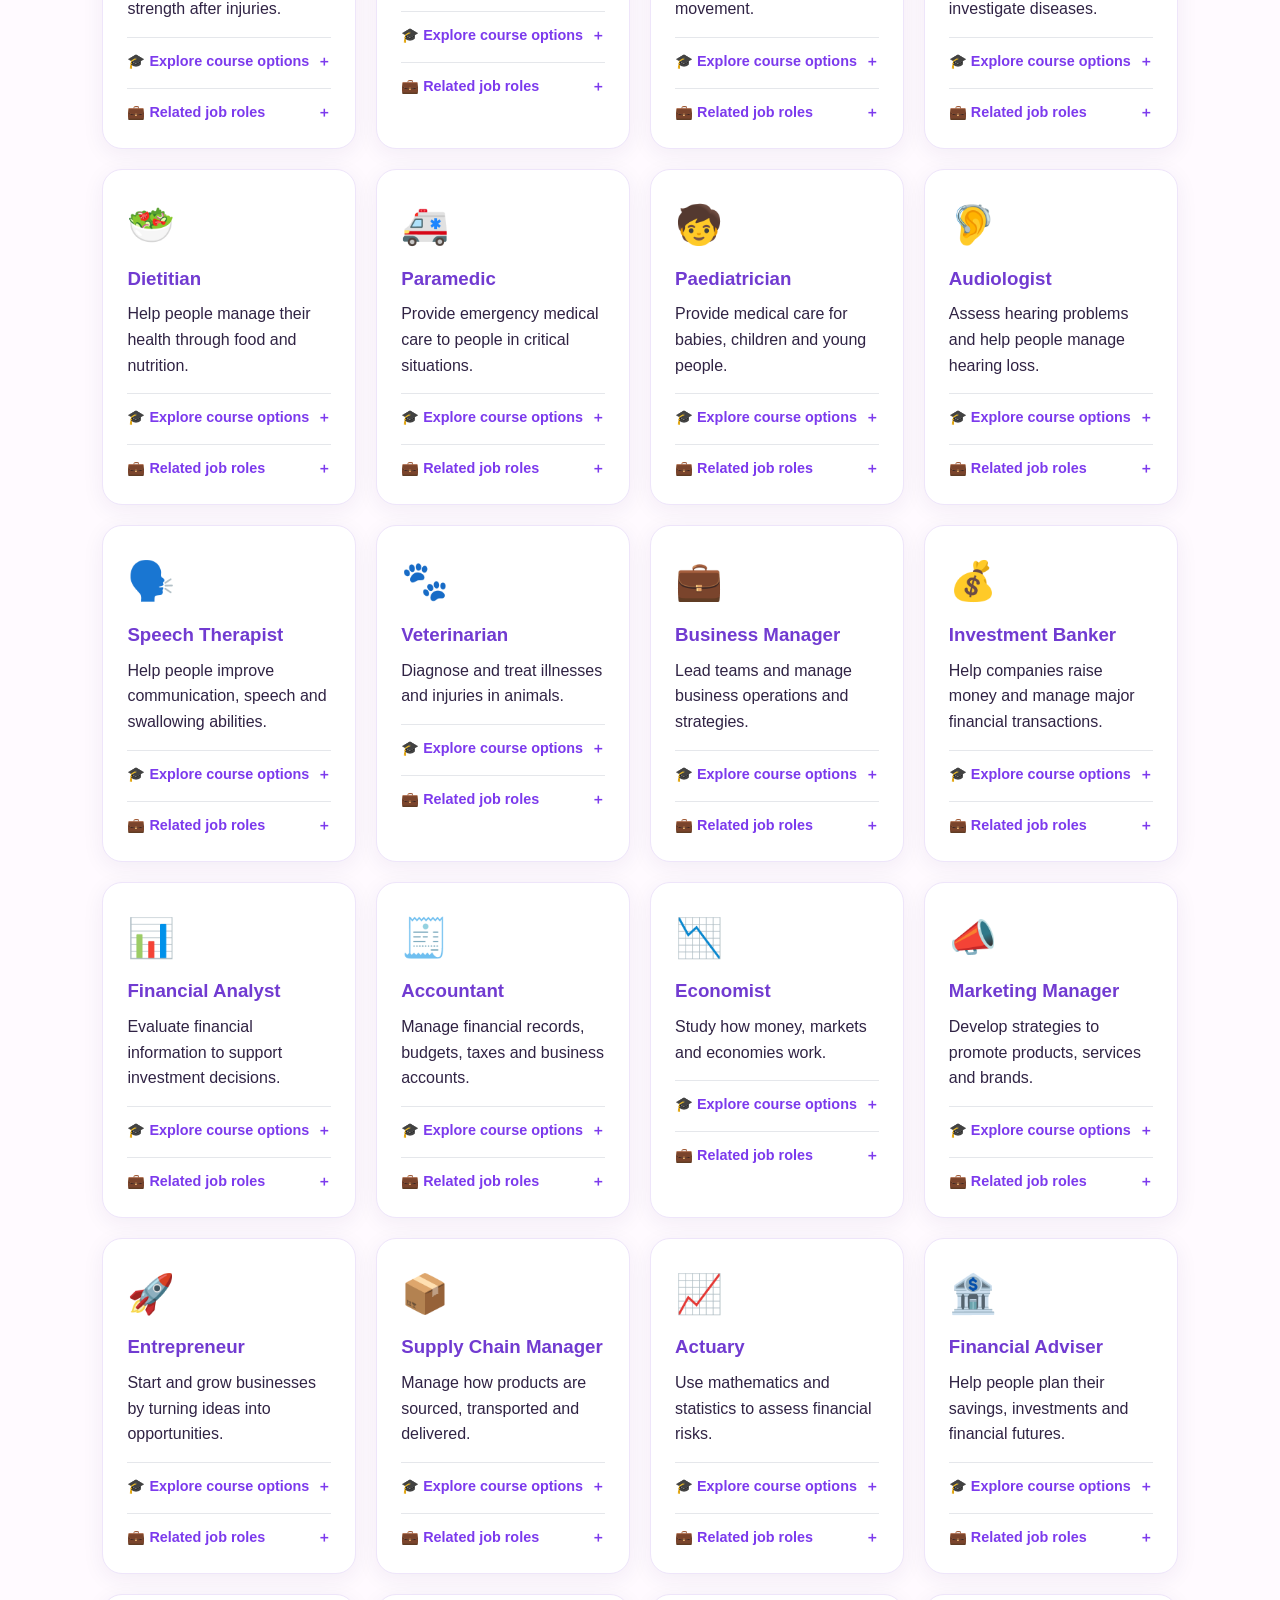
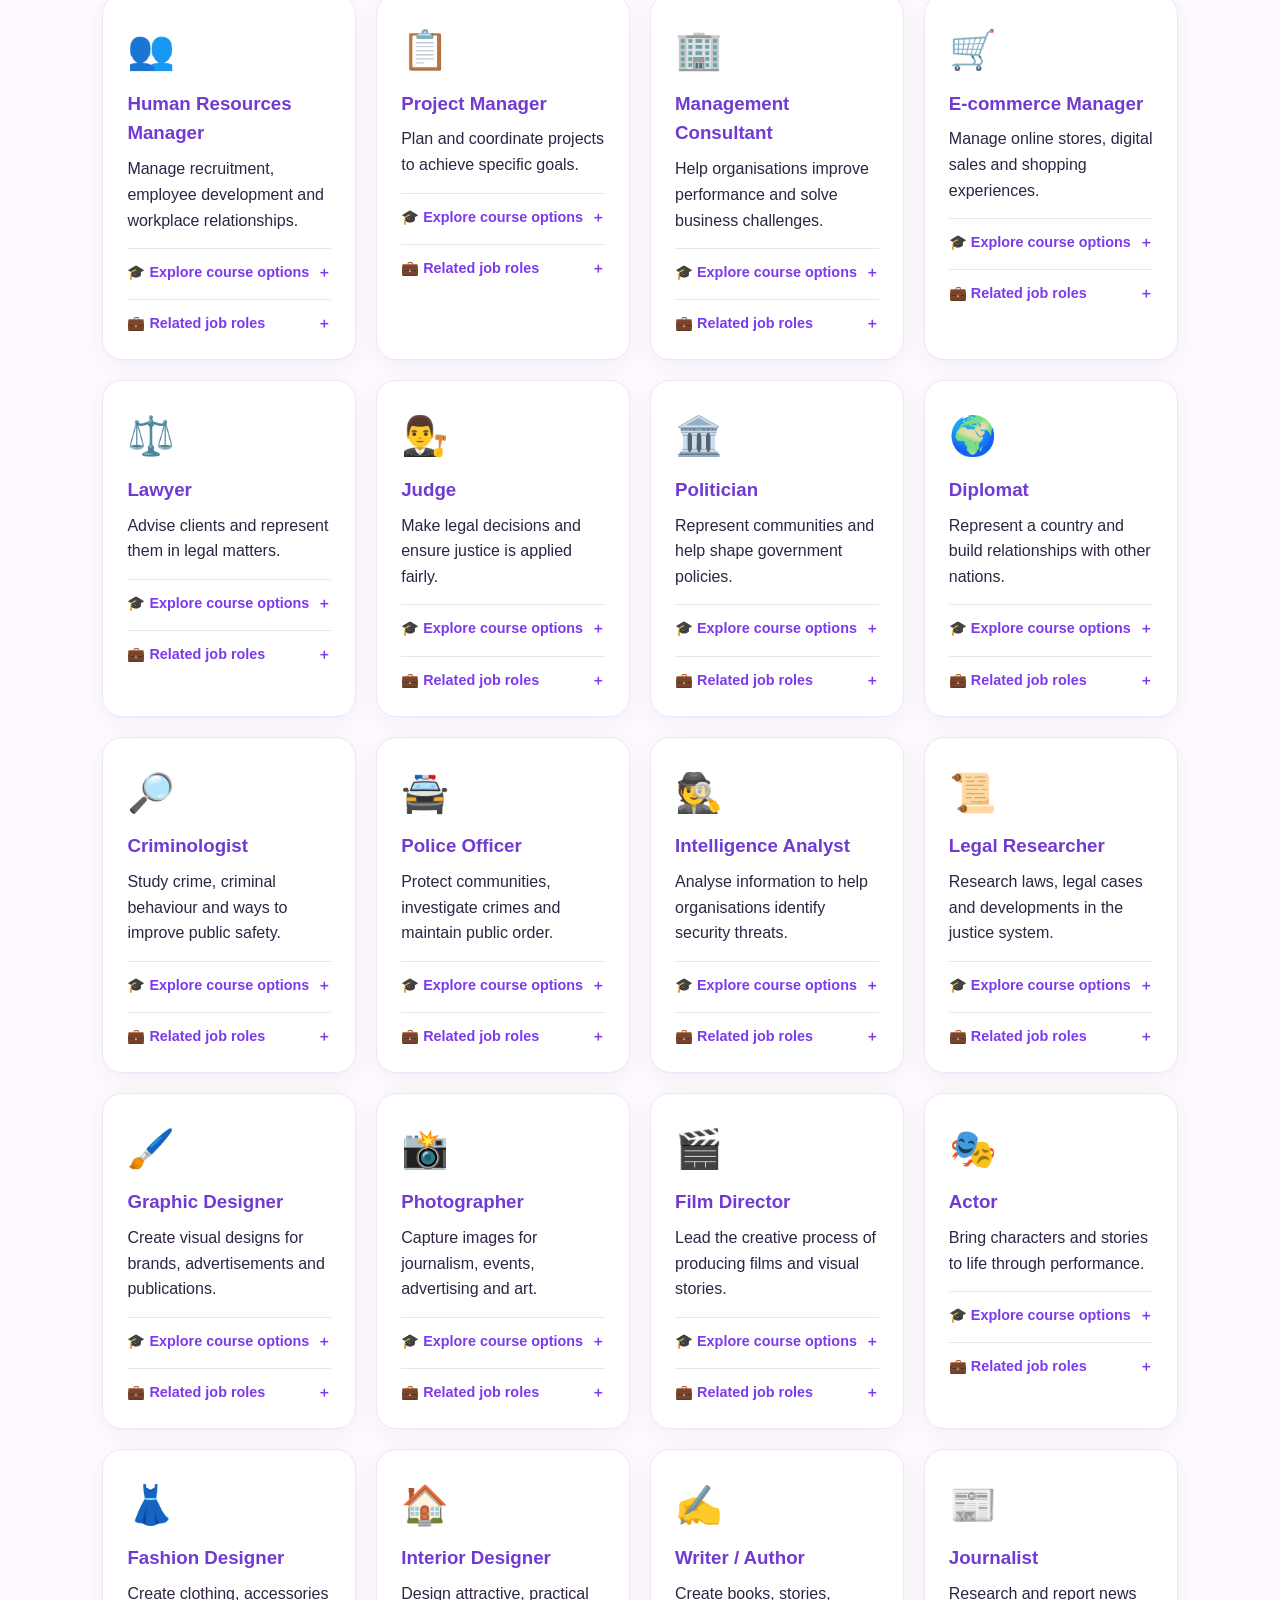
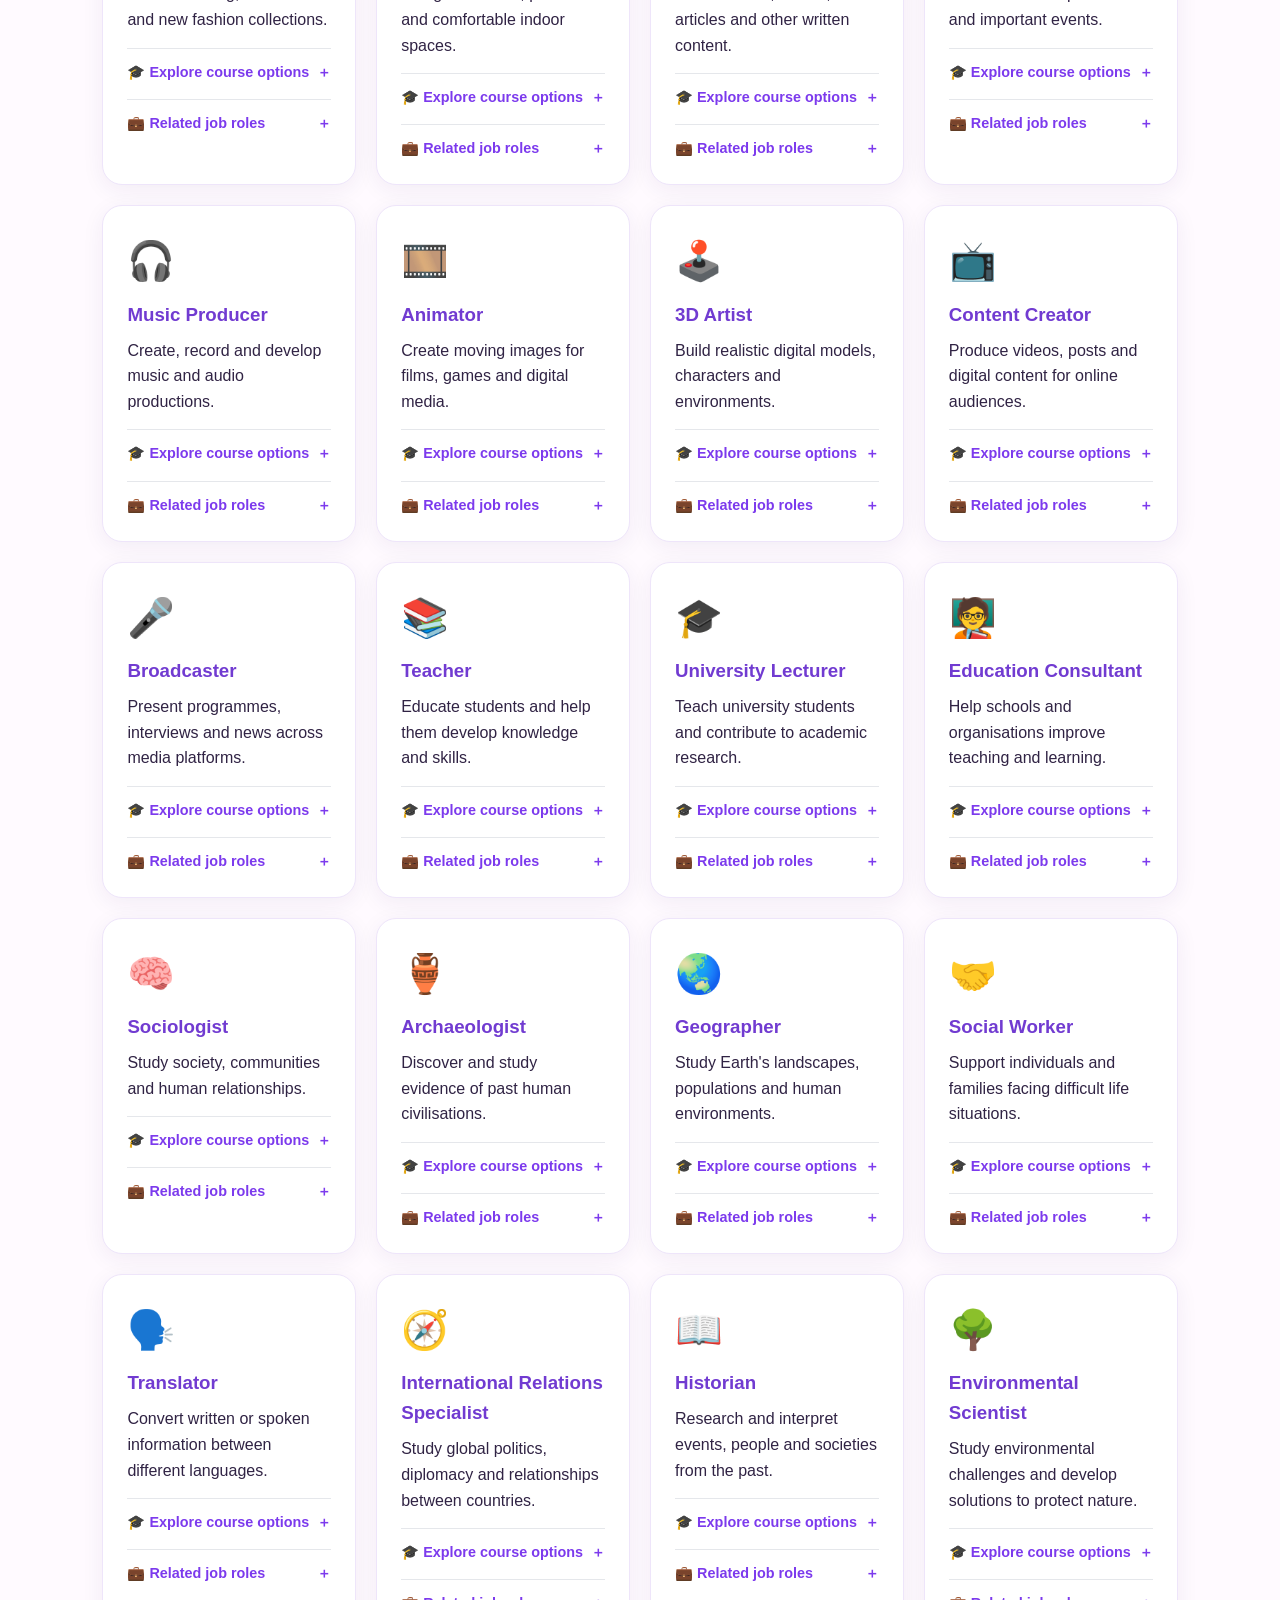
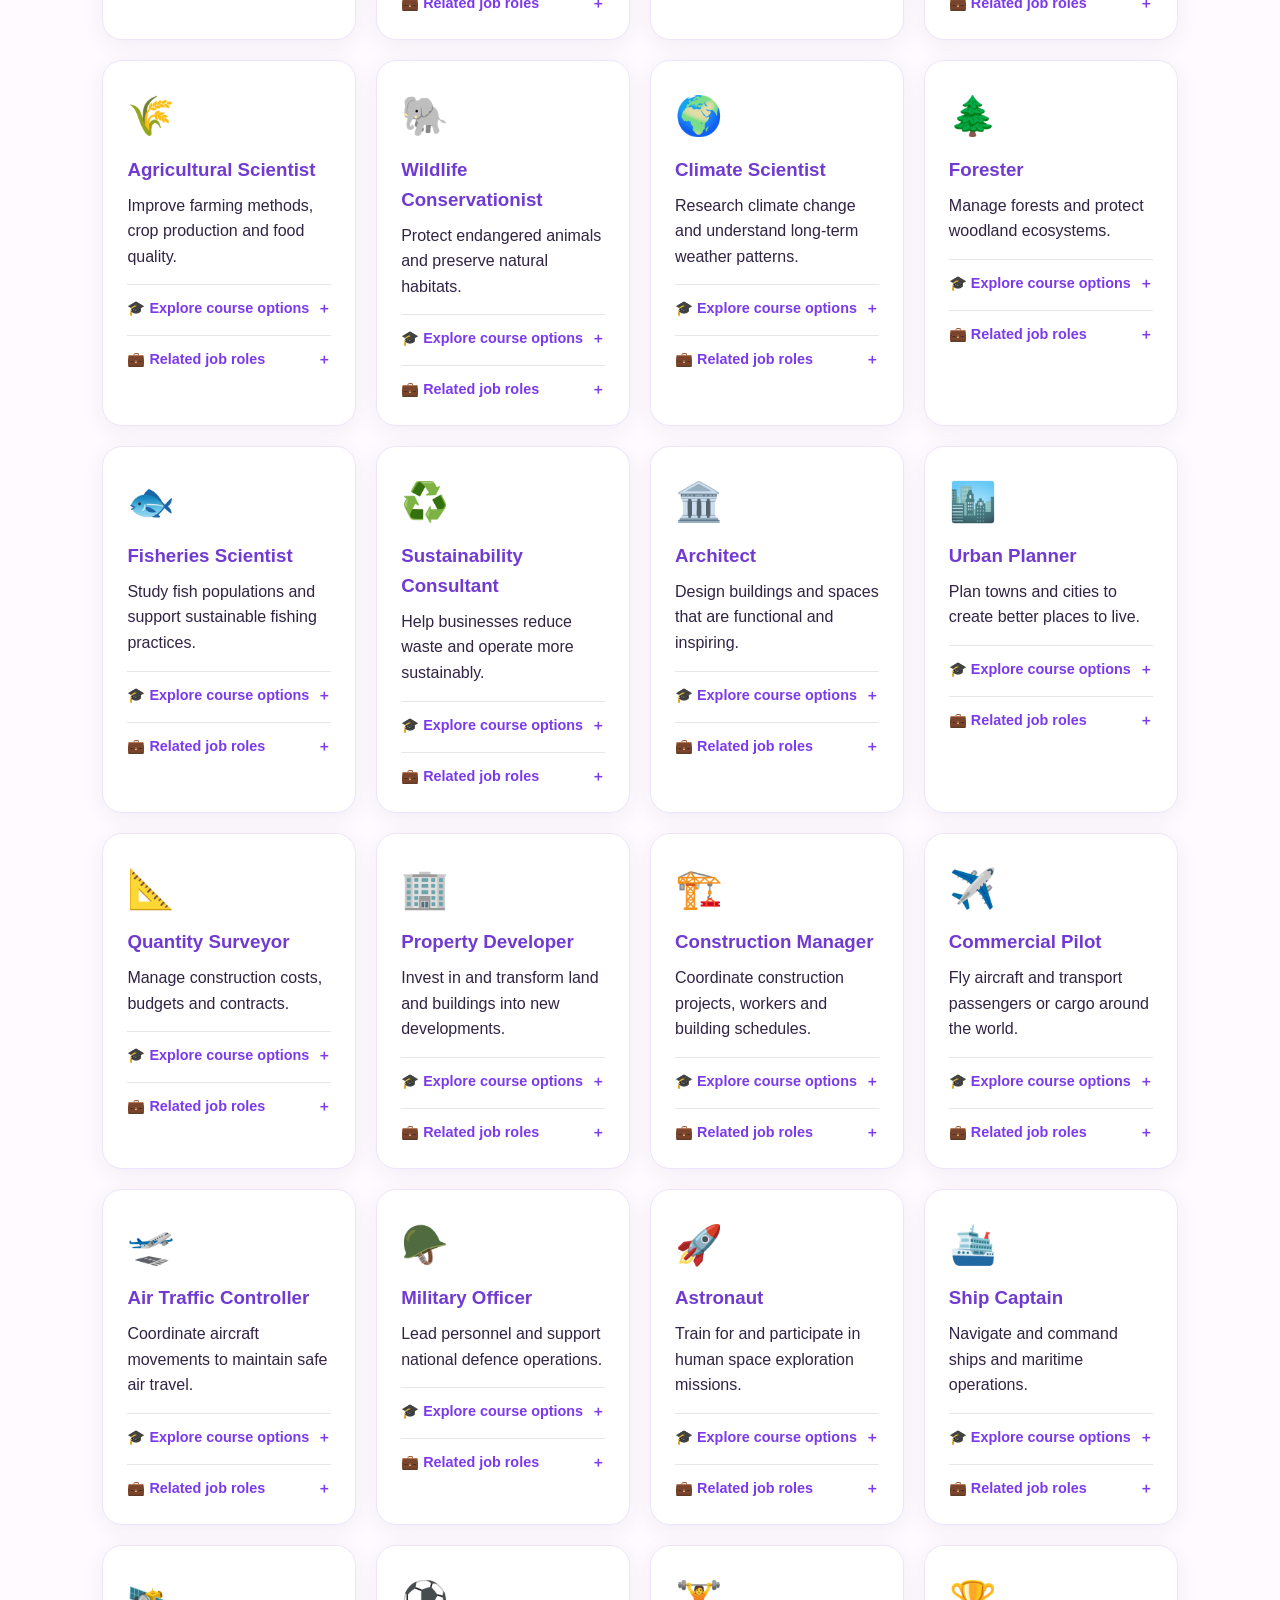
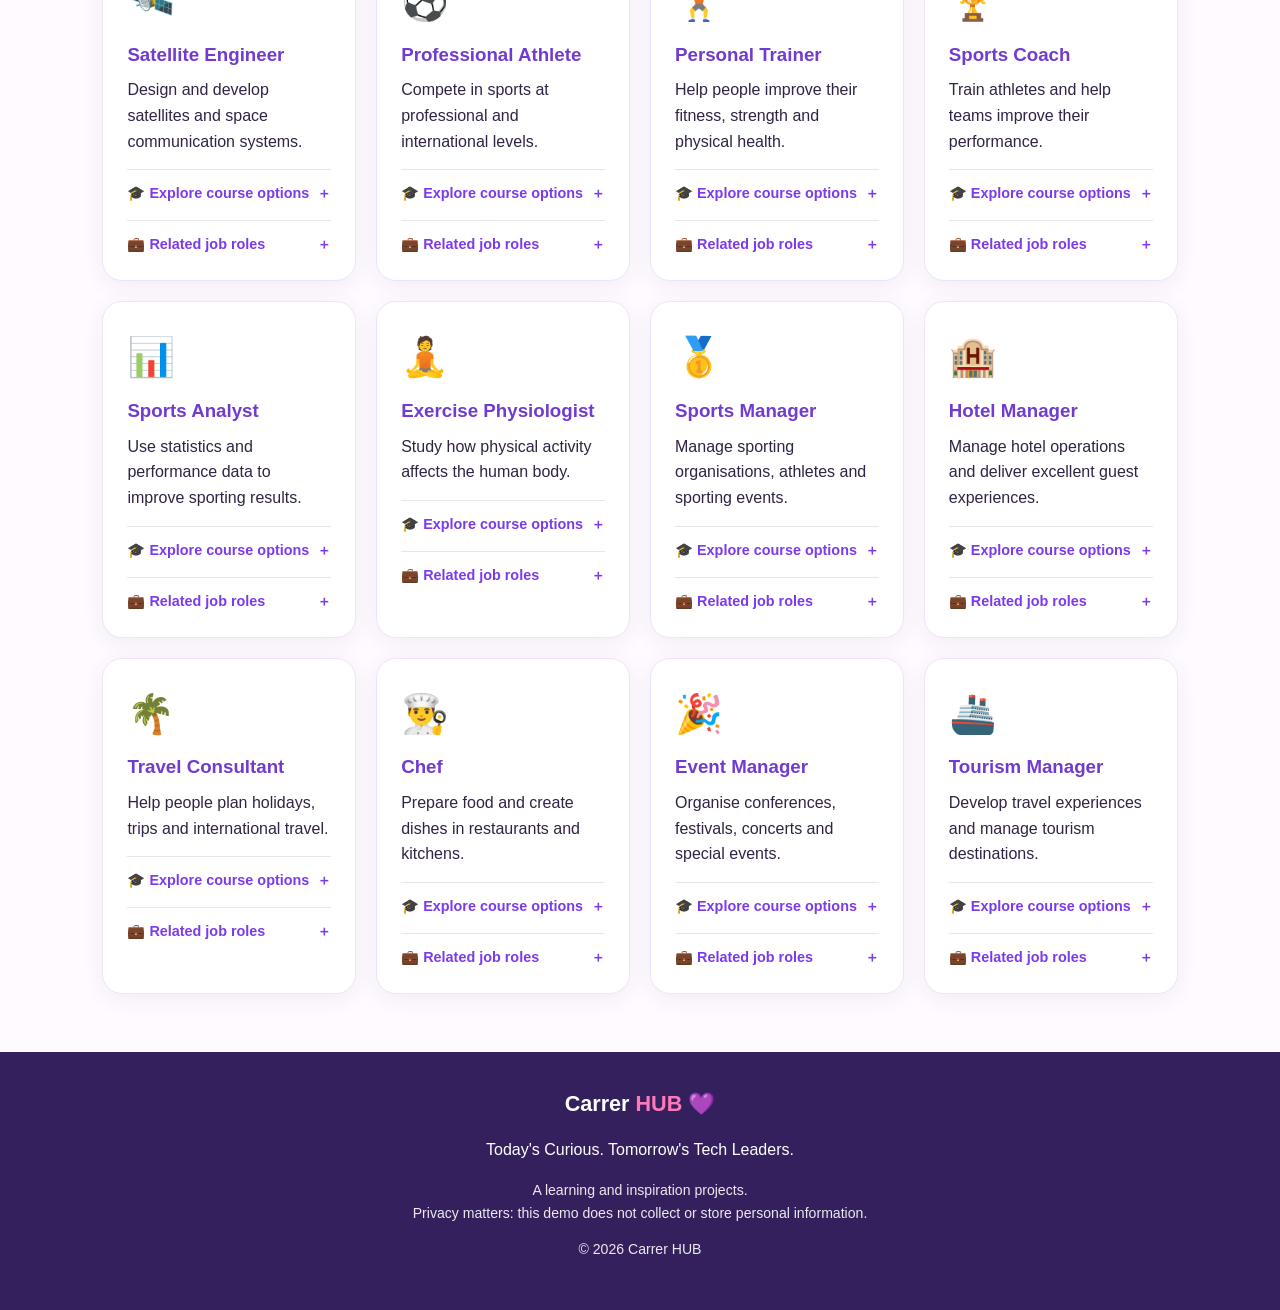
<file: learn.html>
<!DOCTYPE html>
<html lang="en">
<head>
    <meta charset="UTF-8">
    <meta name="viewport" content="width=device-width, initial-scale=1.0">
    <title>GirlCode Future | Your Future Starts Here</title>
    <link rel="stylesheet" href="style.css">
</head>

<body>

    <!-- HEADER -->
    <div id="header-placeholder"></div>


    <!-- ==========================================
         DISCOVER YOURSELF QUIZ
    =========================================== -->

    <section id="discover-yourself" class="discover-section">

        <div class="discover-heading">
            <span class="discover-label">YOUR FUTURE, YOUR WAY</span>
            <h2>✨ Discover Yourself</h2>
            <p>
                Answer 15 questions about your interests, strengths and ambitions
                to discover careers that could suit you.
            </p>
        </div>

        <div class="quiz-container" id="careerQuiz">

            <!-- WELCOME SCREEN -->
            <div id="quizWelcome" class="quiz-welcome">

                <div class="quiz-welcome-icon">✨</div>

                <h3>Ready to discover your future?</h3>

                <p>
                    Answer 15 questions about your interests, strengths and ambitions.
                    We'll suggest five careers you might love.
                </p>

                <button type="button" id="startQuiz">
                    Take Quiz →
                </button>

                <p class="quiz-time">
                    15 questions · 5 career matches
                </p>

            </div>


            <!-- QUIZ PROGRESS -->
            <div class="quiz-top" id="quizTop" hidden>
                <span id="quizQuestionNumber">Question 1 of 15</span>
                <span id="quizProgressText">7% completed</span>
            </div>

            <div class="quiz-progress" id="quizProgress" hidden>
                <div id="quizProgressBar"></div>
            </div>


            <!-- QUESTIONS -->
            <div id="quizQuestionArea" hidden>

                <h3 id="quizQuestion"></h3>

                <p id="quizInstruction">
                    Choose the answer that feels most like you.
                </p>

                <div id="quizOptions" class="quiz-options"></div>

            </div>


            <!-- QUIZ NAVIGATION -->
            <div class="quiz-navigation" id="quizNavigation" hidden>

                <button type="button" id="quizBack" disabled>
                    ← Back
                </button>

                <button type="button" id="quizNext" disabled>
                    Next →
                </button>

            </div>

        </div>


        <!-- QUIZ RESULTS -->
        <div id="careerQuizResults" class="quiz-results" hidden>

            <div class="results-heading">

                <span>YOUR DISCOVERY RESULTS</span>

                <h2>Look what you could become! ✨</h2>

                <p>
                    Based on your answers, here are five careers worth exploring.
                </p>

            </div>

            <div id="careerMatches" class="career-matches"></div>

            <div class="results-actions">

                <button type="button" id="quizRestart">
                    ↻ Retake the quiz
                </button>

                <button type="button" id="exploreAllCareers">
                    Explore all careers
                </button>

            </div>

            <p class="quiz-disclaimer">
                These recommendations are suggestions based on your answers,
                not a formal assessment. Your interests can change, and you may
                enjoy careers beyond these results.
            </p>

        </div>

    </section>



    <!-- ==========================================
         EXPLORE CAREERS
    =========================================== -->

    <section id="careers">

        <h2 class="section-title">
            🔮 What could your future look like?
        </h2>

        <p class="section-intro">
            There are thousands of career paths to explore. You can combine
            creativity, science, technology, design, problem-solving and helping people.
        </p>


        <!-- SEARCH BAR AND FILTERS -->
        <div class="career-controls">

            <input
                type="text"
                id="careerSearch"
                placeholder="🔍 Search careers..."
                oninput="filterCareers()"
            >

            <div class="career-filters">

                <button class="filter-btn active" onclick="setCareerFilter('all', this)">All Careers</button>
                <button class="filter-btn" onclick="setCareerFilter('technology', this)">💻 Technology</button>
                <button class="filter-btn" onclick="setCareerFilter('engineering', this)">⚙️ Engineering</button>
                <button class="filter-btn" onclick="setCareerFilter('science', this)">🔬 Science</button>
                <button class="filter-btn" onclick="setCareerFilter('healthcare', this)">🏥 Healthcare</button>
                <button class="filter-btn" onclick="setCareerFilter('business', this)">💼 Business</button>
                <button class="filter-btn" onclick="setCareerFilter('law', this)">⚖️ Law</button>
                <button class="filter-btn" onclick="setCareerFilter('arts', this)">🎨 Arts & Media</button>
                <button class="filter-btn" onclick="setCareerFilter('education', this)">📚 Education</button>
                <button class="filter-btn" onclick="setCareerFilter('environment', this)">🌱 Environment</button>
                <button class="filter-btn" onclick="setCareerFilter('architecture', this)">🏗️ Architecture</button>
                <button class="filter-btn" onclick="setCareerFilter('aviation', this)">✈️ Aviation & Defence</button>
                <button class="filter-btn" onclick="setCareerFilter('sports', this)">🏆 Sports</button>
                <button class="filter-btn" onclick="setCareerFilter('hospitality', this)">🏨 Hospitality</button>
                <button class="filter-btn" onclick="setCareerFilter('social', this)">🌍 Social Sciences</button>

            </div>

            <p id="careerCount" aria-live="polite"></p>

        </div>



        <!-- ==========================================
             CAREER CARDS
        =========================================== -->

        <div class="cards">


            <!-- TECHNOLOGY AND COMPUTING -->

            <article class="card" data-category="technology">
                <div class="emoji">👩‍💻</div>
                <h3>Software Developer</h3>
                <p>Build apps, websites and digital tools.</p>
            </article>

            <article class="card" data-category="technology">
                <div class="emoji">🔐</div>
                <h3>Cybersecurity Expert</h3>
                <p>Protect people, information and computer systems from cyber threats.</p>
            </article>

            <article class="card" data-category="technology">
                <div class="emoji">🎨</div>
                <h3>UX Designer</h3>
                <p>Make websites and apps easier and more enjoyable to use.</p>
            </article>

            <article class="card" data-category="technology">
                <div class="emoji">🧠</div>
                <h3>AI Researcher</h3>
                <p>Explore how artificial intelligence can solve complex problems.</p>
            </article>

            <article class="card" data-category="technology">
                <div class="emoji">📊</div>
                <h3>Data Scientist</h3>
                <p>Analyse information to discover patterns and make better decisions.</p>
            </article>

            <article class="card" data-category="technology">
                <div class="emoji">🤖</div>
                <h3>Robotics Engineer</h3>
                <p>Design and develop intelligent robots and automated machines.</p>
            </article>

            <article class="card" data-category="technology">
                <div class="emoji">☁️</div>
                <h3>Cloud Engineer</h3>
                <p>Build and manage online computing infrastructure and services.</p>
            </article>

            <article class="card" data-category="technology">
                <div class="emoji">🎮</div>
                <h3>Game Developer</h3>
                <p>Create interactive video games and virtual experiences.</p>
            </article>

            <article class="card" data-category="technology">
                <div class="emoji">🌐</div>
                <h3>Web Developer</h3>
                <p>Design and develop websites and online platforms.</p>
            </article>

            <article class="card" data-category="technology">
                <div class="emoji">📱</div>
                <h3>Mobile App Developer</h3>
                <p>Create applications for smartphones and tablets.</p>
            </article>

            <article class="card" data-category="technology">
                <div class="emoji">🗄️</div>
                <h3>Database Administrator</h3>
                <p>Organise, manage and protect important digital information.</p>
            </article>

            <article class="card" data-category="technology">
                <div class="emoji">🧑‍💻</div>
                <h3>Systems Analyst</h3>
                <p>Improve computer systems and solve technology-related business problems.</p>
            </article>

            <article class="card" data-category="technology">
                <div class="emoji">🕵️</div>
                <h3>Digital Forensics Investigator</h3>
                <p>Investigate cybercrime by examining digital devices and evidence.</p>
            </article>

            <article class="card" data-category="technology">
                <div class="emoji">📡</div>
                <h3>Network Engineer</h3>
                <p>Build and maintain the networks that connect computers and devices.</p>
            </article>

            <article class="card" data-category="technology">
                <div class="emoji">⚙️</div>
                <h3>DevOps Engineer</h3>
                <p>Help software teams build, test and release applications efficiently.</p>
            </article>

            <article class="card" data-category="technology">
                <div class="emoji">🧬</div>
                <h3>Bioinformatics Scientist</h3>
                <p>Combine biology and computing to study genetic and biological data.</p>
            </article>

            <article class="card" data-category="technology">
                <div class="emoji">🧩</div>
                <h3>Computer Systems Architect</h3>
                <p>Plan and design the structure of complex computer systems.</p>
            </article>

            <article class="card" data-category="technology">
                <div class="emoji">🔬</div>
                <h3>Quantum Computing Researcher</h3>
                <p>Explore new computing technologies based on quantum physics.</p>
            </article>


            <!-- ENGINEERING -->

            <article class="card" data-category="engineering">
                <div class="emoji">⚙️</div>
                <h3>Mechanical Engineer</h3>
                <p>Design and develop machines, engines and mechanical systems.</p>
            </article>

            <article class="card" data-category="engineering">
                <div class="emoji">✈️</div>
                <h3>Aerospace Engineer</h3>
                <p>Design aircraft, spacecraft and advanced flight technologies.</p>
            </article>

            <article class="card" data-category="engineering">
                <div class="emoji">🏎️</div>
                <h3>Motorsport Engineer</h3>
                <p>Improve racing car performance through engineering and technology.</p>
            </article>

            <article class="card" data-category="engineering">
                <div class="emoji">🏗️</div>
                <h3>Civil Engineer</h3>
                <p>Design and build bridges, roads, buildings and infrastructure.</p>
            </article>

            <article class="card" data-category="engineering">
                <div class="emoji">⚡</div>
                <h3>Electrical Engineer</h3>
                <p>Develop electrical systems, circuits and power technologies.</p>
            </article>

            <article class="card" data-category="engineering">
                <div class="emoji">🔌</div>
                <h3>Electronics Engineer</h3>
                <p>Design electronic devices, components and control systems.</p>
            </article>

            <article class="card" data-category="engineering">
                <div class="emoji">🧪</div>
                <h3>Chemical Engineer</h3>
                <p>Develop processes for producing medicines, materials and chemicals.</p>
            </article>

            <article class="card" data-category="engineering">
                <div class="emoji">🚗</div>
                <h3>Automotive Engineer</h3>
                <p>Design and improve cars, engines and vehicle technologies.</p>
            </article>

            <article class="card" data-category="engineering">
                <div class="emoji">🦾</div>
                <h3>Mechatronics Engineer</h3>
                <p>Combine mechanics, electronics and computing to build smart machines.</p>
            </article>

            <article class="card" data-category="engineering">
                <div class="emoji">🌱</div>
                <h3>Renewable Energy Engineer</h3>
                <p>Develop cleaner energy solutions such as wind and solar power.</p>
            </article>

            <article class="card" data-category="engineering">
                <div class="emoji">🧱</div>
                <h3>Structural Engineer</h3>
                <p>Make sure buildings and structures are safe, strong and stable.</p>
            </article>

            <article class="card" data-category="engineering">
                <div class="emoji">🚢</div>
                <h3>Marine Engineer</h3>
                <p>Design and maintain ships, submarines and marine equipment.</p>
            </article>

            <article class="card" data-category="engineering">
                <div class="emoji">☢️</div>
                <h3>Nuclear Engineer</h3>
                <p>Work with nuclear energy, radiation systems and reactor technology.</p>
            </article>


            <!-- SCIENCE AND RESEARCH -->

            <article class="card" data-category="science">
                <div class="emoji">🔭</div>
                <h3>Astronomer</h3>
                <p>Study stars, planets, galaxies and the universe.</p>
            </article>

            <article class="card" data-category="science">
                <div class="emoji">⚛️</div>
                <h3>Physicist</h3>
                <p>Investigate matter, energy and the fundamental laws of nature.</p>
            </article>

            <article class="card" data-category="science">
                <div class="emoji">🧫</div>
                <h3>Microbiologist</h3>
                <p>Study microorganisms such as bacteria, viruses and fungi.</p>
            </article>

            <article class="card" data-category="science">
                <div class="emoji">🧬</div>
                <h3>Geneticist</h3>
                <p>Study genes, DNA and how characteristics are inherited.</p>
            </article>

            <article class="card" data-category="science">
                <div class="emoji">🧪</div>
                <h3>Chemist</h3>
                <p>Study substances and develop new materials and chemical products.</p>
            </article>

            <article class="card" data-category="science">
                <div class="emoji">🦕</div>
                <h3>Palaeontologist</h3>
                <p>Study fossils to understand ancient life and Earth's history.</p>
            </article>

            <article class="card" data-category="science">
                <div class="emoji">🌊</div>
                <h3>Marine Biologist</h3>
                <p>Study ocean life and help protect marine ecosystems.</p>
            </article>

            <article class="card" data-category="science">
                <div class="emoji">🌋</div>
                <h3>Geologist</h3>
                <p>Explore rocks, minerals and the physical history of Earth.</p>
            </article>

            <article class="card" data-category="science">
                <div class="emoji">🌦️</div>
                <h3>Meteorologist</h3>
                <p>Study weather patterns and help predict atmospheric conditions.</p>
            </article>

            <article class="card" data-category="science">
                <div class="emoji">🧠</div>
                <h3>Neuroscientist</h3>
                <p>Research the brain, nervous system and human behaviour.</p>
            </article>

            <article class="card" data-category="science">
                <div class="emoji">🌿</div>
                <h3>Ecologist</h3>
                <p>Study relationships between living organisms and their environment.</p>
            </article>

            <article class="card" data-category="science">
                <div class="emoji">🧮</div>
                <h3>Mathematician</h3>
                <p>Explore mathematical theories and solve complex numerical problems.</p>
            </article>

            <article class="card" data-category="science">
                <div class="emoji">📈</div>
                <h3>Statistician</h3>
                <p>Use mathematical methods to analyse data and identify trends.</p>
            </article>

            <article class="card" data-category="science">
                <div class="emoji">🔍</div>
                <h3>Forensic Scientist</h3>
                <p>Examine scientific evidence to help investigate crimes.</p>
            </article>


            <!-- MEDICINE AND HEALTHCARE -->

            <article class="card" data-category="healthcare">
                <div class="emoji">🩺</div>
                <h3>Doctor</h3>
                <p>Diagnose illnesses, treat patients and improve people's health.</p>
            </article>

            <article class="card" data-category="healthcare">
                <div class="emoji">🏥</div>
                <h3>Surgeon</h3>
                <p>Perform operations to treat injuries, diseases and medical conditions.</p>
            </article>

            <article class="card" data-category="healthcare">
                <div class="emoji">🦷</div>
                <h3>Dentist</h3>
                <p>Look after people's teeth, gums and overall oral health.</p>
            </article>

            <article class="card" data-category="healthcare">
                <div class="emoji">💊</div>
                <h3>Pharmacist</h3>
                <p>Prepare and provide medicines and advise patients about treatments.</p>
            </article>

            <article class="card" data-category="healthcare">
                <div class="emoji">🩹</div>
                <h3>Nurse</h3>
                <p>Care for patients and support their recovery and wellbeing.</p>
            </article>

            <article class="card" data-category="healthcare">
                <div class="emoji">🧠</div>
                <h3>Psychologist</h3>
                <p>Study human behaviour, emotions and mental processes.</p>
            </article>

            <article class="card" data-category="healthcare">
                <div class="emoji">🧑‍⚕️</div>
                <h3>Psychiatrist</h3>
                <p>Diagnose and treat mental health conditions as a medical doctor.</p>
            </article>

            <article class="card" data-category="healthcare">
                <div class="emoji">🏃</div>
                <h3>Physiotherapist</h3>
                <p>Help people recover movement and physical strength after injuries.</p>
            </article>

            <article class="card" data-category="healthcare">
                <div class="emoji">👁️</div>
                <h3>Optometrist</h3>
                <p>Examine people's eyes and identify vision problems.</p>
            </article>

            <article class="card" data-category="healthcare">
                <div class="emoji">🦴</div>
                <h3>Orthopaedic Specialist</h3>
                <p>Treat problems affecting bones, joints, muscles and movement.</p>
            </article>

            <article class="card" data-category="healthcare">
                <div class="emoji">🧬</div>
                <h3>Biomedical Scientist</h3>
                <p>Analyse biological samples to help diagnose and investigate diseases.</p>
            </article>

            <article class="card" data-category="healthcare">
                <div class="emoji">🥗</div>
                <h3>Dietitian</h3>
                <p>Help people manage their health through food and nutrition.</p>
            </article>

            <article class="card" data-category="healthcare">
                <div class="emoji">🚑</div>
                <h3>Paramedic</h3>
                <p>Provide emergency medical care to people in critical situations.</p>
            </article>

            <article class="card" data-category="healthcare">
                <div class="emoji">🧒</div>
                <h3>Paediatrician</h3>
                <p>Provide medical care for babies, children and young people.</p>
            </article>

            <article class="card" data-category="healthcare">
                <div class="emoji">🦻</div>
                <h3>Audiologist</h3>
                <p>Assess hearing problems and help people manage hearing loss.</p>
            </article>

            <article class="card" data-category="healthcare">
                <div class="emoji">🗣️</div>
                <h3>Speech Therapist</h3>
                <p>Help people improve communication, speech and swallowing abilities.</p>
            </article>

            <article class="card" data-category="healthcare">
                <div class="emoji">🐾</div>
                <h3>Veterinarian</h3>
                <p>Diagnose and treat illnesses and injuries in animals.</p>
            </article>


            <!-- BUSINESS AND FINANCE -->

            <article class="card" data-category="business">
                <div class="emoji">💼</div>
                <h3>Business Manager</h3>
                <p>Lead teams and manage business operations and strategies.</p>
            </article>

            <article class="card" data-category="business">
                <div class="emoji">💰</div>
                <h3>Investment Banker</h3>
                <p>Help companies raise money and manage major financial transactions.</p>
            </article>

            <article class="card" data-category="business">
                <div class="emoji">📊</div>
                <h3>Financial Analyst</h3>
                <p>Evaluate financial information to support investment decisions.</p>
            </article>

            <article class="card" data-category="business">
                <div class="emoji">🧾</div>
                <h3>Accountant</h3>
                <p>Manage financial records, budgets, taxes and business accounts.</p>
            </article>

            <article class="card" data-category="business">
                <div class="emoji">📉</div>
                <h3>Economist</h3>
                <p>Study how money, markets and economies work.</p>
            </article>

            <article class="card" data-category="business">
                <div class="emoji">📣</div>
                <h3>Marketing Manager</h3>
                <p>Develop strategies to promote products, services and brands.</p>
            </article>

            <article class="card" data-category="business">
                <div class="emoji">🚀</div>
                <h3>Entrepreneur</h3>
                <p>Start and grow businesses by turning ideas into opportunities.</p>
            </article>

            <article class="card" data-category="business">
                <div class="emoji">📦</div>
                <h3>Supply Chain Manager</h3>
                <p>Manage how products are sourced, transported and delivered.</p>
            </article>

            <article class="card" data-category="business">
                <div class="emoji">📈</div>
                <h3>Actuary</h3>
                <p>Use mathematics and statistics to assess financial risks.</p>
            </article>

            <article class="card" data-category="business">
                <div class="emoji">🏦</div>
                <h3>Financial Adviser</h3>
                <p>Help people plan their savings, investments and financial futures.</p>
            </article>

            <article class="card" data-category="business">
                <div class="emoji">👥</div>
                <h3>Human Resources Manager</h3>
                <p>Manage recruitment, employee development and workplace relationships.</p>
            </article>

            <article class="card" data-category="business">
                <div class="emoji">📋</div>
                <h3>Project Manager</h3>
                <p>Plan and coordinate projects to achieve specific goals.</p>
            </article>

            <article class="card" data-category="business">
                <div class="emoji">🏢</div>
                <h3>Management Consultant</h3>
                <p>Help organisations improve performance and solve business challenges.</p>
            </article>

            <article class="card" data-category="business">
                <div class="emoji">🛒</div>
                <h3>E-commerce Manager</h3>
                <p>Manage online stores, digital sales and shopping experiences.</p>
            </article>


            <!-- LAW AND GOVERNMENT -->

            <article class="card" data-category="law">
                <div class="emoji">⚖️</div>
                <h3>Lawyer</h3>
                <p>Advise clients and represent them in legal matters.</p>
            </article>

            <article class="card" data-category="law">
                <div class="emoji">👨‍⚖️</div>
                <h3>Judge</h3>
                <p>Make legal decisions and ensure justice is applied fairly.</p>
            </article>

            <article class="card" data-category="law">
                <div class="emoji">🏛️</div>
                <h3>Politician</h3>
                <p>Represent communities and help shape government policies.</p>
            </article>

            <article class="card" data-category="law">
                <div class="emoji">🌍</div>
                <h3>Diplomat</h3>
                <p>Represent a country and build relationships with other nations.</p>
            </article>

            <article class="card" data-category="law">
                <div class="emoji">🔎</div>
                <h3>Criminologist</h3>
                <p>Study crime, criminal behaviour and ways to improve public safety.</p>
            </article>

            <article class="card" data-category="law">
                <div class="emoji">🚔</div>
                <h3>Police Officer</h3>
                <p>Protect communities, investigate crimes and maintain public order.</p>
            </article>

            <article class="card" data-category="law">
                <div class="emoji">🕵️</div>
                <h3>Intelligence Analyst</h3>
                <p>Analyse information to help organisations identify security threats.</p>
            </article>

            <article class="card" data-category="law">
                <div class="emoji">📜</div>
                <h3>Legal Researcher</h3>
                <p>Research laws, legal cases and developments in the justice system.</p>
            </article>


            <!-- ARTS AND MEDIA -->

            <article class="card" data-category="arts">
                <div class="emoji">🖌️</div>
                <h3>Graphic Designer</h3>
                <p>Create visual designs for brands, advertisements and publications.</p>
            </article>

            <article class="card" data-category="arts">
                <div class="emoji">📸</div>
                <h3>Photographer</h3>
                <p>Capture images for journalism, events, advertising and art.</p>
            </article>

            <article class="card" data-category="arts">
                <div class="emoji">🎬</div>
                <h3>Film Director</h3>
                <p>Lead the creative process of producing films and visual stories.</p>
            </article>

            <article class="card" data-category="arts">
                <div class="emoji">🎭</div>
                <h3>Actor</h3>
                <p>Bring characters and stories to life through performance.</p>
            </article>

            <article class="card" data-category="arts">
                <div class="emoji">👗</div>
                <h3>Fashion Designer</h3>
                <p>Create clothing, accessories and new fashion collections.</p>
            </article>

            <article class="card" data-category="arts">
                <div class="emoji">🏠</div>
                <h3>Interior Designer</h3>
                <p>Design attractive, practical and comfortable indoor spaces.</p>
            </article>

            <article class="card" data-category="arts">
                <div class="emoji">✍️</div>
                <h3>Writer / Author</h3>
                <p>Create books, stories, articles and other written content.</p>
            </article>

            <article class="card" data-category="arts">
                <div class="emoji">📰</div>
                <h3>Journalist</h3>
                <p>Research and report news and important events.</p>
            </article>

            <article class="card" data-category="arts">
                <div class="emoji">🎧</div>
                <h3>Music Producer</h3>
                <p>Create, record and develop music and audio productions.</p>
            </article>

            <article class="card" data-category="arts">
                <div class="emoji">🎞️</div>
                <h3>Animator</h3>
                <p>Create moving images for films, games and digital media.</p>
            </article>

            <article class="card" data-category="arts">
                <div class="emoji">🕹️</div>
                <h3>3D Artist</h3>
                <p>Build realistic digital models, characters and environments.</p>
            </article>

            <article class="card" data-category="arts">
                <div class="emoji">📺</div>
                <h3>Content Creator</h3>
                <p>Produce videos, posts and digital content for online audiences.</p>
            </article>

            <article class="card" data-category="arts">
                <div class="emoji">🎤</div>
                <h3>Broadcaster</h3>
                <p>Present programmes, interviews and news across media platforms.</p>
            </article>


            <!-- EDUCATION -->

            <article class="card" data-category="education">
                <div class="emoji">📚</div>
                <h3>Teacher</h3>
                <p>Educate students and help them develop knowledge and skills.</p>
            </article>

            <article class="card" data-category="education">
                <div class="emoji">🎓</div>
                <h3>University Lecturer</h3>
                <p>Teach university students and contribute to academic research.</p>
            </article>

            <article class="card" data-category="education">
                <div class="emoji">🧑‍🏫</div>
                <h3>Education Consultant</h3>
                <p>Help schools and organisations improve teaching and learning.</p>
            </article>


            <!-- SOCIAL SCIENCES -->

            <article class="card" data-category="social">
                <div class="emoji">🧠</div>
                <h3>Sociologist</h3>
                <p>Study society, communities and human relationships.</p>
            </article>

            <article class="card" data-category="social">
                <div class="emoji">🏺</div>
                <h3>Archaeologist</h3>
                <p>Discover and study evidence of past human civilisations.</p>
            </article>

            <article class="card" data-category="social">
                <div class="emoji">🌏</div>
                <h3>Geographer</h3>
                <p>Study Earth's landscapes, populations and human environments.</p>
            </article>

            <article class="card" data-category="social">
                <div class="emoji">🤝</div>
                <h3>Social Worker</h3>
                <p>Support individuals and families facing difficult life situations.</p>
            </article>

            <article class="card" data-category="social">
                <div class="emoji">🗣️</div>
                <h3>Translator</h3>
                <p>Convert written or spoken information between different languages.</p>
            </article>

            <article class="card" data-category="social">
                <div class="emoji">🧭</div>
                <h3>International Relations Specialist</h3>
                <p>Study global politics, diplomacy and relationships between countries.</p>
            </article>

            <article class="card" data-category="social">
                <div class="emoji">📖</div>
                <h3>Historian</h3>
                <p>Research and interpret events, people and societies from the past.</p>
            </article>


            <!-- ENVIRONMENT AND AGRICULTURE -->

            <article class="card" data-category="environment">
                <div class="emoji">🌳</div>
                <h3>Environmental Scientist</h3>
                <p>Study environmental challenges and develop solutions to protect nature.</p>
            </article>

            <article class="card" data-category="environment">
                <div class="emoji">🌾</div>
                <h3>Agricultural Scientist</h3>
                <p>Improve farming methods, crop production and food quality.</p>
            </article>

            <article class="card" data-category="environment">
                <div class="emoji">🐘</div>
                <h3>Wildlife Conservationist</h3>
                <p>Protect endangered animals and preserve natural habitats.</p>
            </article>

            <article class="card" data-category="environment">
                <div class="emoji">🌍</div>
                <h3>Climate Scientist</h3>
                <p>Research climate change and understand long-term weather patterns.</p>
            </article>

            <article class="card" data-category="environment">
                <div class="emoji">🌲</div>
                <h3>Forester</h3>
                <p>Manage forests and protect woodland ecosystems.</p>
            </article>

            <article class="card" data-category="environment">
                <div class="emoji">🐟</div>
                <h3>Fisheries Scientist</h3>
                <p>Study fish populations and support sustainable fishing practices.</p>
            </article>

            <article class="card" data-category="environment">
                <div class="emoji">♻️</div>
                <h3>Sustainability Consultant</h3>
                <p>Help businesses reduce waste and operate more sustainably.</p>
            </article>


            <!-- ARCHITECTURE AND CONSTRUCTION -->

            <article class="card" data-category="architecture">
                <div class="emoji">🏛️</div>
                <h3>Architect</h3>
                <p>Design buildings and spaces that are functional and inspiring.</p>
            </article>

            <article class="card" data-category="architecture">
                <div class="emoji">🏙️</div>
                <h3>Urban Planner</h3>
                <p>Plan towns and cities to create better places to live.</p>
            </article>

            <article class="card" data-category="architecture">
                <div class="emoji">📐</div>
                <h3>Quantity Surveyor</h3>
                <p>Manage construction costs, budgets and contracts.</p>
            </article>

            <article class="card" data-category="architecture">
                <div class="emoji">🏢</div>
                <h3>Property Developer</h3>
                <p>Invest in and transform land and buildings into new developments.</p>
            </article>

            <article class="card" data-category="architecture">
                <div class="emoji">🏗️</div>
                <h3>Construction Manager</h3>
                <p>Coordinate construction projects, workers and building schedules.</p>
            </article>


            <!-- AVIATION, DEFENCE AND TRANSPORT -->

            <article class="card" data-category="aviation">
                <div class="emoji">✈️</div>
                <h3>Commercial Pilot</h3>
                <p>Fly aircraft and transport passengers or cargo around the world.</p>
            </article>

            <article class="card" data-category="aviation">
                <div class="emoji">🛫</div>
                <h3>Air Traffic Controller</h3>
                <p>Coordinate aircraft movements to maintain safe air travel.</p>
            </article>

            <article class="card" data-category="aviation">
                <div class="emoji">🪖</div>
                <h3>Military Officer</h3>
                <p>Lead personnel and support national defence operations.</p>
            </article>

            <article class="card" data-category="aviation">
                <div class="emoji">🚀</div>
                <h3>Astronaut</h3>
                <p>Train for and participate in human space exploration missions.</p>
            </article>

            <article class="card" data-category="aviation">
                <div class="emoji">🛳️</div>
                <h3>Ship Captain</h3>
                <p>Navigate and command ships and maritime operations.</p>
            </article>

            <article class="card" data-category="aviation">
                <div class="emoji">🛰️</div>
                <h3>Satellite Engineer</h3>
                <p>Design and develop satellites and space communication systems.</p>
            </article>


            <!-- SPORTS AND FITNESS -->

            <article class="card" data-category="sports">
                <div class="emoji">⚽</div>
                <h3>Professional Athlete</h3>
                <p>Compete in sports at professional and international levels.</p>
            </article>

            <article class="card" data-category="sports">
                <div class="emoji">🏋️</div>
                <h3>Personal Trainer</h3>
                <p>Help people improve their fitness, strength and physical health.</p>
            </article>

            <article class="card" data-category="sports">
                <div class="emoji">🏆</div>
                <h3>Sports Coach</h3>
                <p>Train athletes and help teams improve their performance.</p>
            </article>

            <article class="card" data-category="sports">
                <div class="emoji">📊</div>
                <h3>Sports Analyst</h3>
                <p>Use statistics and performance data to improve sporting results.</p>
            </article>

            <article class="card" data-category="sports">
                <div class="emoji">🧘</div>
                <h3>Exercise Physiologist</h3>
                <p>Study how physical activity affects the human body.</p>
            </article>

            <article class="card" data-category="sports">
                <div class="emoji">🥇</div>
                <h3>Sports Manager</h3>
                <p>Manage sporting organisations, athletes and sporting events.</p>
            </article>


            <!-- HOSPITALITY AND TOURISM -->

            <article class="card" data-category="hospitality">
                <div class="emoji">🏨</div>
                <h3>Hotel Manager</h3>
                <p>Manage hotel operations and deliver excellent guest experiences.</p>
            </article>

            <article class="card" data-category="hospitality">
                <div class="emoji">🌴</div>
                <h3>Travel Consultant</h3>
                <p>Help people plan holidays, trips and international travel.</p>
            </article>

            <article class="card" data-category="hospitality">
                <div class="emoji">👨‍🍳</div>
                <h3>Chef</h3>
                <p>Prepare food and create dishes in restaurants and kitchens.</p>
            </article>

            <article class="card" data-category="hospitality">
                <div class="emoji">🎉</div>
                <h3>Event Manager</h3>
                <p>Organise conferences, festivals, concerts and special events.</p>
            </article>

            <article class="card" data-category="hospitality">
                <div class="emoji">🚢</div>
                <h3>Tourism Manager</h3>
                <p>Develop travel experiences and manage tourism destinations.</p>
            </article>

        </div>

    </section>



    <!-- ==========================================
         FOOTER
    =========================================== -->

    <div id="footer-placeholder"></div>


    <!-- JAVASCRIPT -->
    <script src="link.js"></script>
    <script src="script.js"></script>

</body>
</html>
</file>
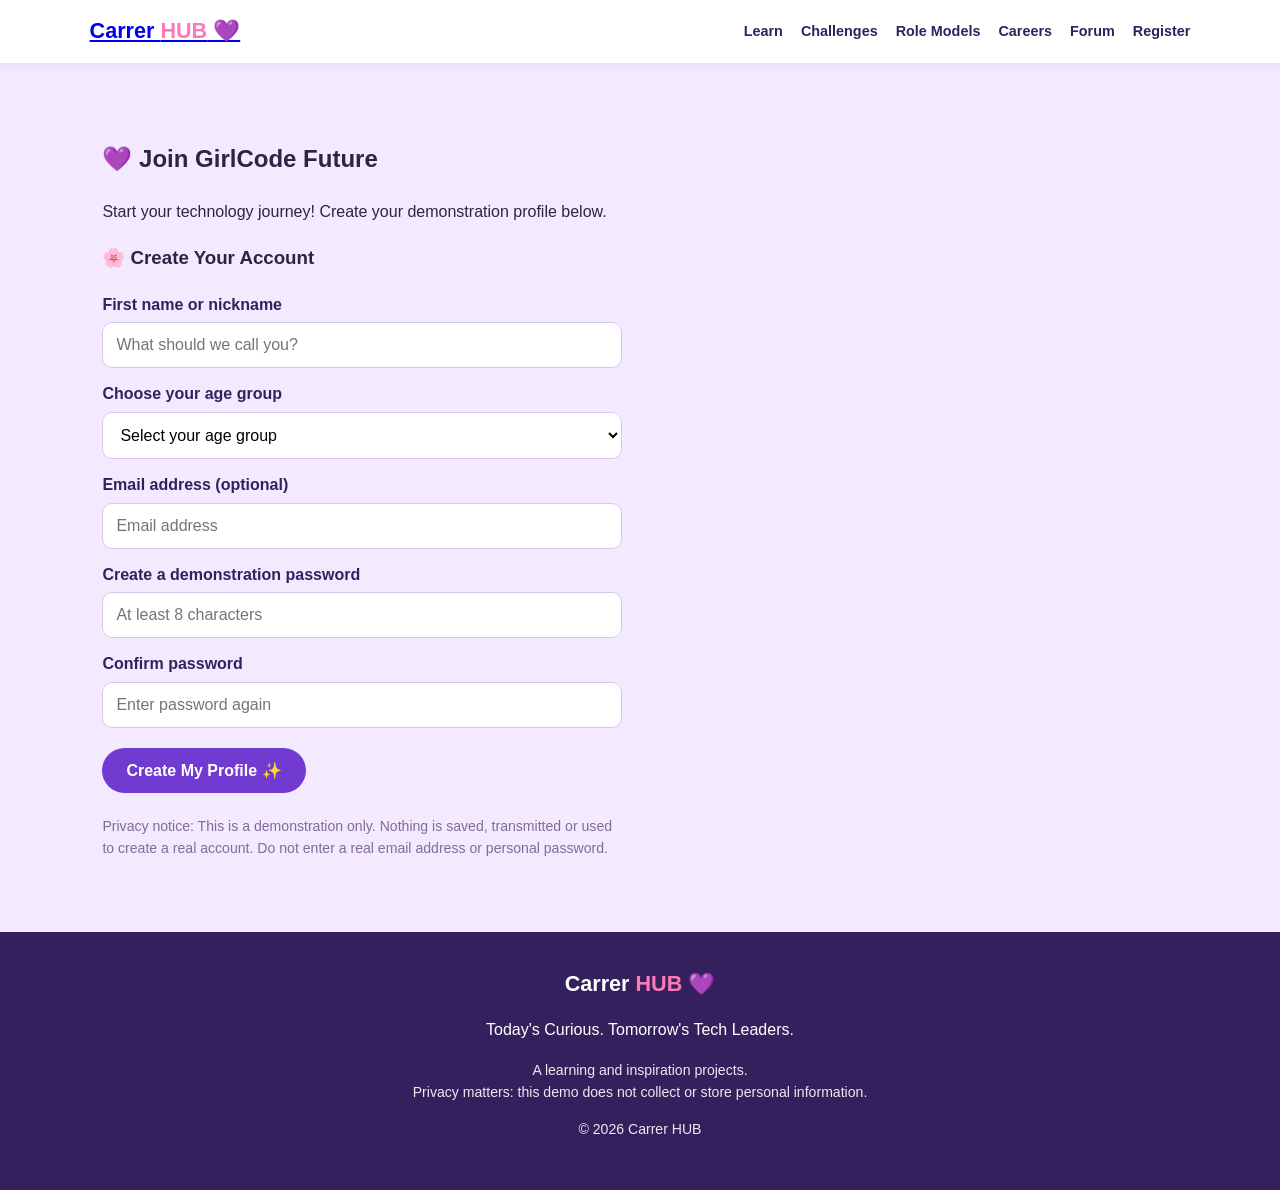
<file: register.html>
<!DOCTYPE html>
<html lang="en">
<head>
    <meta charset="UTF-8">
    <meta name="viewport" content="width=device-width, initial-scale=1.0">
    <title>GirlCode Future | Your Future Starts Here</title>
    <link rel="stylesheet" href="style.css">
</head>
<body>

    <div id="header-placeholder"></div>

    

<section id="register" class="pale">
  <h2>💜 Join GirlCode Future</h2>
  <p class="intro">
    Start your technology journey! Create your demonstration profile below.
  </p>

  <div class="lesson-area">
    <form id="registerForm">
      <h3>🌸 Create Your Account</h3>

      <label for="girlName">First name or nickname</label>
      <input
        id="girlName"
        type="text"
        maxlength="30"
        placeholder="What should we call you?"
        required
      >

      <label for="girlAge">Choose your age group</label>
      <select id="girlAge" required>
        <option value="">Select your age group</option>
        <option value="8–12">8–12 years</option>
        <option value="13–15">13–15 years</option>
        <option value="16–18">16–18 years</option>
      </select>

      <label for="girlEmail">Email address (optional)</label>
      <input
        id="girlEmail"
        type="email"
        placeholder="Email address"
      >

      <label for="girlPassword">Create a demonstration password</label>
      <input
        id="girlPassword"
        type="password"
        minlength="8"
        placeholder="At least 8 characters"
        required
      >

      <label for="girlConfirm">Confirm password</label>
      <input
        id="girlConfirm"
        type="password"
        minlength="8"
        placeholder="Enter password again"
        required
      >

      <button class="button" type="submit">
        Create My Profile ✨
      </button>

      <p id="registerMessage"
         class="result"
         aria-live="polite"></p>
    </form>

    <div id="welcomePanel" hidden>
      <h3>🎉 Welcome to GirlCode Future!</h3>
      <p id="welcomeText"></p>
      <p>You're ready to explore, learn and create!</p>
      <a href="#academy" class="button">Start Learning 💜</a>
      <button class="button pink" type="button"
        onclick="resetDemoProfile()">Start Again</button>
    </div>

    <p class="small">
      Privacy notice: This is a demonstration only. Nothing is saved,
      transmitted or used to create a real account. Do not enter a real
      email address or personal password.
    </p>
  </div>
</section>

<style>
#register .lesson-area {
  max-width:520px;
}
#register label {
  display:block;
  margin:13px 0 5px;
  font-weight:bold;
  color:#35205e;
}
#register input,
#register select {
  width:100%;
  padding:13px;
  border:1px solid #d9c8ee;
  border-radius:10px;
  font-size:1rem;
  background:white;
}
#register form .button {
  margin-top:20px;
}
#register .small {
  margin-top:22px;
  color:#765f8e;
}
</style>

<script>
document.getElementById("registerForm")
.addEventListener("submit", function(event) {
  event.preventDefault();

  const name = document.getElementById("girlName").value.trim();
  const age = document.getElementById("girlAge").value;
  const password = document.getElementById("girlPassword").value;
  const confirm = document.getElementById("girlConfirm").value;
  const message = document.getElementById("registerMessage");

  if (!name || !age) {
    message.textContent = "Please complete the required fields.";
    return;
  }

  if (password.length < 8) {
    message.textContent = "Your demonstration password must be at least 8 characters.";
    return;
  }

  if (password !== confirm) {
    message.textContent = "Your passwords do not match. Try again!";
    return;
  }

  // No account, password or personal details are stored.
  document.getElementById("registerForm").reset();
  document.getElementById("registerForm").hidden = true;
  document.getElementById("welcomeText").textContent =
    "Hello, " + name + "! Your demonstration profile is ready.";

  document.getElementById("welcomePanel").hidden = false;
});

function resetDemoProfile() {
  document.getElementById("welcomePanel").hidden = true;
  document.getElementById("registerForm").hidden = false;
  document.getElementById("registerMessage").textContent = "";
}
</script>


    <div id="footer-placeholder"></div>

  <script src="link.js"></script>

    <script src="script.js"></script>
</body>
</html>
</file>
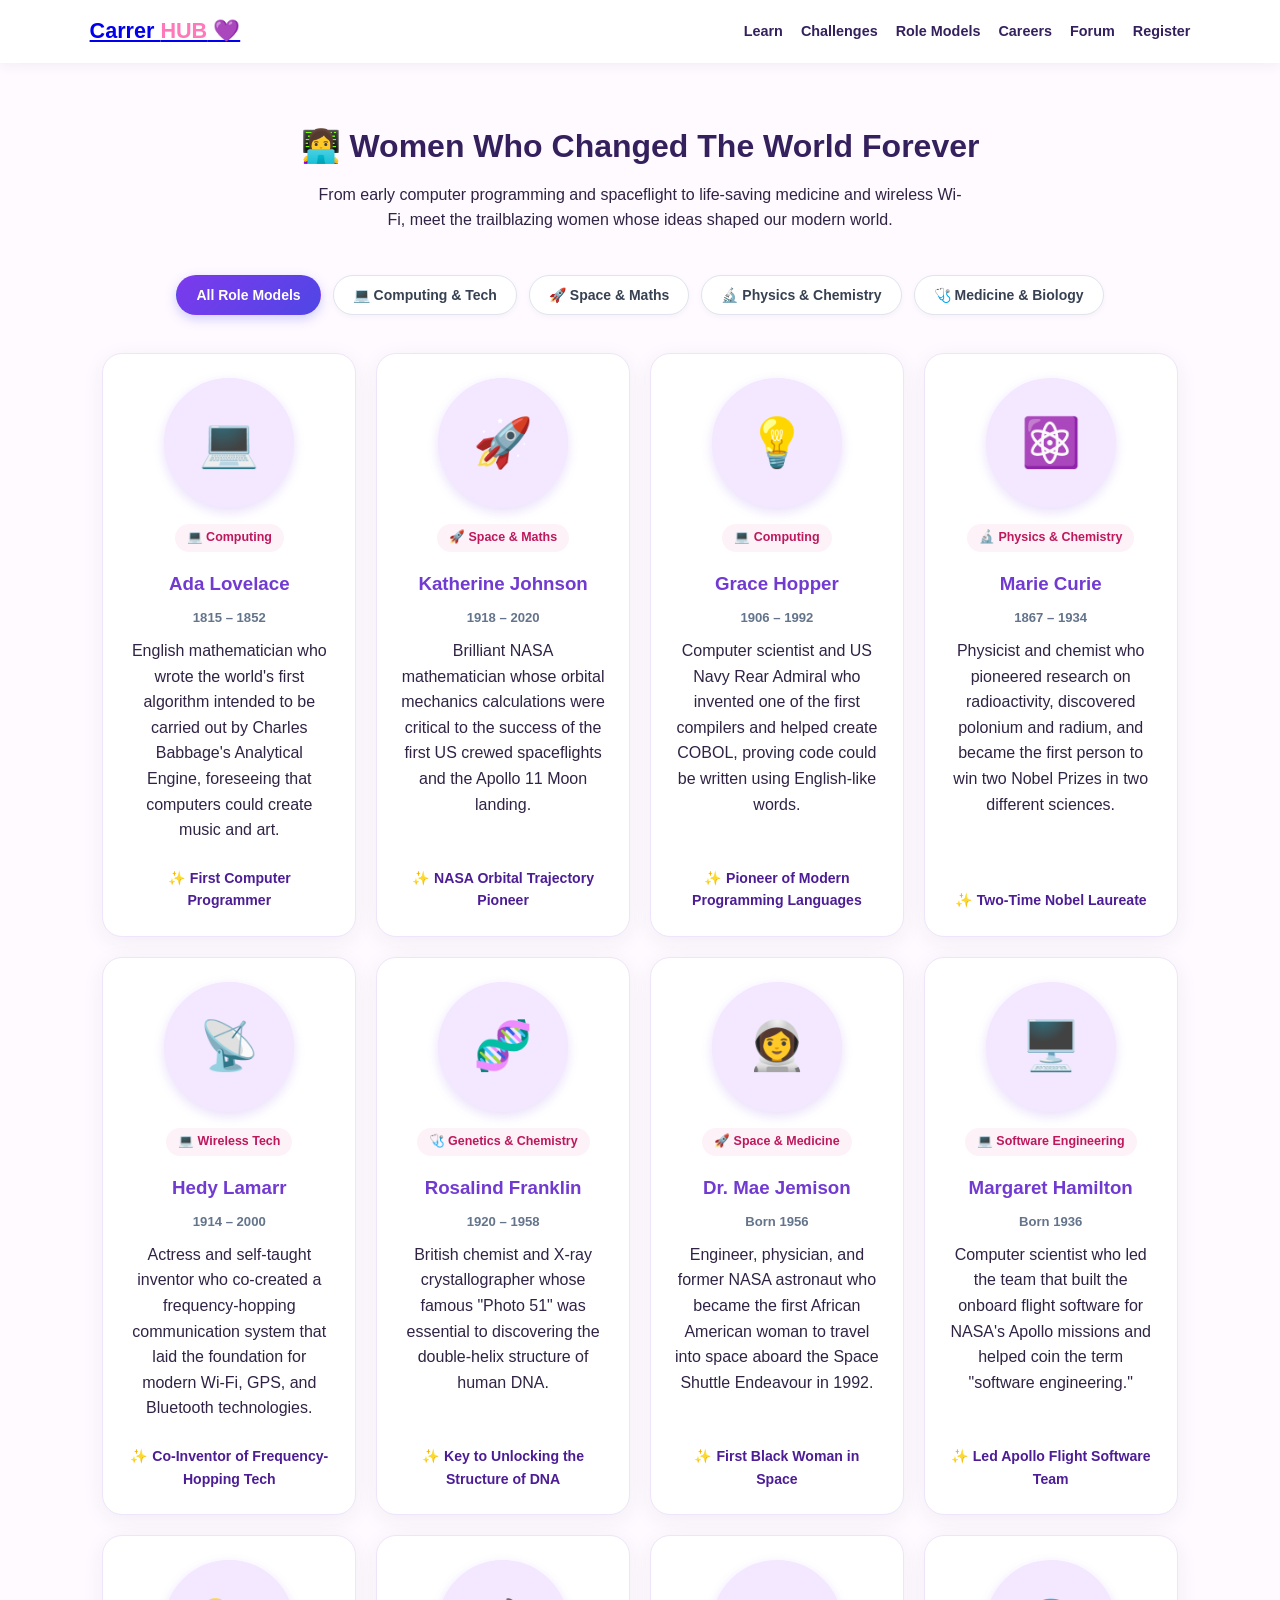
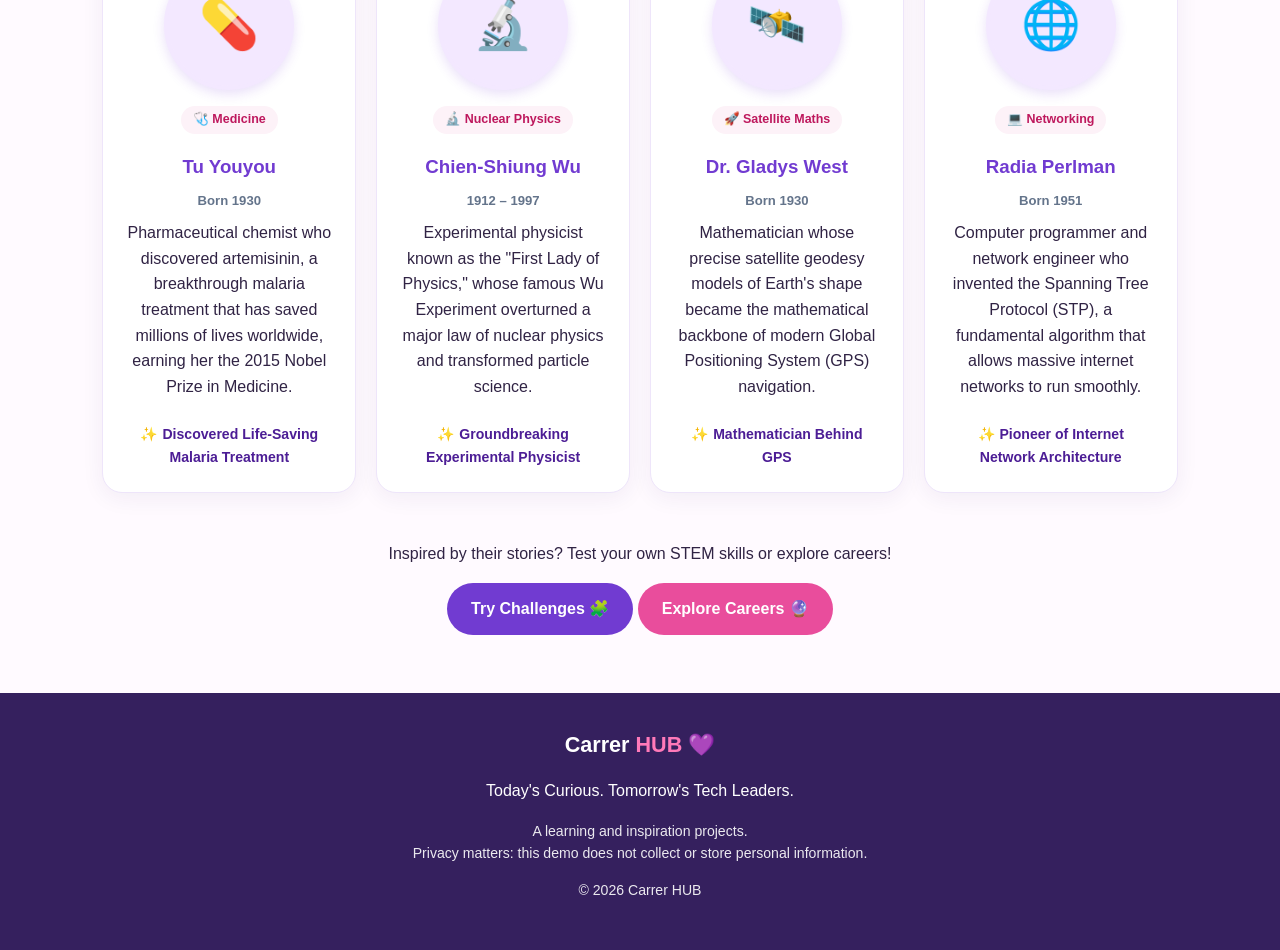
<file: role-models.html>
<!DOCTYPE html>
<html lang="en">
<head>
    <meta charset="UTF-8">
    <meta name="viewport" content="width=device-width, initial-scale=1.0">
    <title>GirlCode Future | Women in STEM Role Models</title>
    <link rel="stylesheet" href="style.css">
    <style>
        .role-model-card {
            display: flex;
            flex-direction: column;
            align-items: center;
            text-align: center;
        }

        .portrait-wrapper {
            width: 130px;
            height: 130px;
            border-radius: 50%;
            overflow: hidden;
            margin: 0 auto 1rem;
            border: 4px solid #f3e8ff;
            box-shadow: 0 4px 12px rgba(108, 43, 217, 0.15);
            background: #f3e8ff;
            display: flex;
            align-items: center;
            justify-content: center;
            font-size: 3rem;
        }

        .portrait-wrapper img {
            width: 100%;
            height: 100%;
            object-fit: cover;
            object-position: top center;
        }

        .field-pill {
            display: inline-block;
            background: #fdf2f8;
            color: #be185d;
            font-weight: 700;
            font-size: 0.78rem;
            padding: 0.25rem 0.75rem;
            border-radius: 999px;
            margin-bottom: 0.6rem;
        }

        .years-label {
            font-size: 0.82rem;
            color: #64748b;
            font-weight: 600;
            margin-bottom: 0.6rem;
        }

        .impact-highlight {
            margin-top: auto;
            padding-top: 0.75rem;
            font-size: 0.88rem;
            font-weight: 600;
            color: #4c1d95;
        }
    </style>
</head>
<body>
    <div id="header-placeholder"></div>

    <section id="role-models-page">
        <h2 class="section-title">👩‍💻 Women Who Changed The World Forever</h2>
        <p class="section-intro">
            From early computer programming and spaceflight to life-saving medicine and wireless Wi-Fi,
            meet the trailblazing women whose ideas shaped our modern world.
        </p>

        <!-- FILTER BUTTONS -->
        <div class="career-controls">
            <div class="career-filters">
                <button type="button" class="filter-btn active" onclick="filterRoleModels('all', this)">All Role Models</button>
                <button type="button" class="filter-btn" onclick="filterRoleModels('computing', this)">💻 Computing &amp; Tech</button>
                <button type="button" class="filter-btn" onclick="filterRoleModels('space', this)">🚀 Space &amp; Maths</button>
                <button type="button" class="filter-btn" onclick="filterRoleModels('science', this)">🔬 Physics &amp; Chemistry</button>
                <button type="button" class="filter-btn" onclick="filterRoleModels('medicine', this)">🩺 Medicine &amp; Biology</button>
            </div>
        </div>

        <!-- ROLE MODELS GRID -->
        <div class="cards">

            <!-- 1. Ada Lovelace -->
            <article class="card role-model-card" data-field="computing">
                <div class="portrait-wrapper">
                    <img
                        src="https://commons.wikimedia.org/wiki/Special:FilePath/Ada_Lovelace_portrait.jpg?width=400"
                        alt="Portrait of Ada Lovelace"
                        referrerpolicy="no-referrer"
                        onerror="this.parentElement.innerHTML='💻'"
                    >
                </div>
                <span class="field-pill">💻 Computing</span>
                <h3>Ada Lovelace</h3>
                <div class="years-label">1815 – 1852</div>
                <p>
                    English mathematician who wrote the world's first algorithm intended to be carried out
                    by Charles Babbage's Analytical Engine, foreseeing that computers could create music and art.
                </p>
                <div class="impact-highlight">✨ First Computer Programmer</div>
            </article>

            <!-- 2. Katherine Johnson -->
            <article class="card role-model-card" data-field="space">
                <div class="portrait-wrapper">
                    <img
                        src="https://commons.wikimedia.org/wiki/Special:FilePath/Katherine_Johnson_1983.jpg?width=400"
                        alt="Portrait of Katherine Johnson"
                        referrerpolicy="no-referrer"
                        onerror="this.parentElement.innerHTML='🚀'"
                    >
                </div>
                <span class="field-pill">🚀 Space &amp; Maths</span>
                <h3>Katherine Johnson</h3>
                <div class="years-label">1918 – 2020</div>
                <p>
                    Brilliant NASA mathematician whose orbital mechanics calculations were critical to the
                    success of the first US crewed spaceflights and the Apollo 11 Moon landing.
                </p>
                <div class="impact-highlight">✨ NASA Orbital Trajectory Pioneer</div>
            </article>

            <!-- 3. Grace Hopper -->
            <article class="card role-model-card" data-field="computing">
                <div class="portrait-wrapper">
                    <img
                        src="https://commons.wikimedia.org/wiki/Special:FilePath/Commodore_Grace_M._Hopper,_USN_(covered).jpg?width=400"
                        alt="Portrait of Rear Admiral Grace Hopper"
                        referrerpolicy="no-referrer"
                        onerror="this.parentElement.innerHTML='💡'"
                    >
                </div>
                <span class="field-pill">💻 Computing</span>
                <h3>Grace Hopper</h3>
                <div class="years-label">1906 – 1992</div>
                <p>
                    Computer scientist and US Navy Rear Admiral who invented one of the first compilers and
                    helped create COBOL, proving code could be written using English-like words.
                </p>
                <div class="impact-highlight">✨ Pioneer of Modern Programming Languages</div>
            </article>

            <!-- 4. Marie Curie -->
            <article class="card role-model-card" data-field="science">
                <div class="portrait-wrapper">
                    <img
                        src="https://commons.wikimedia.org/wiki/Special:FilePath/Marie_Curie_c._1920s.jpg?width=400"
                        alt="Portrait of Marie Curie"
                        referrerpolicy="no-referrer"
                        onerror="this.parentElement.innerHTML='⚛️'"
                    >
                </div>
                <span class="field-pill">🔬 Physics &amp; Chemistry</span>
                <h3>Marie Curie</h3>
                <div class="years-label">1867 – 1934</div>
                <p>
                    Physicist and chemist who pioneered research on radioactivity, discovered polonium and
                    radium, and became the first person to win two Nobel Prizes in two different sciences.
                </p>
                <div class="impact-highlight">✨ Two-Time Nobel Laureate</div>
            </article>

            <!-- 5. Hedy Lamarr -->
            <article class="card role-model-card" data-field="computing">
                <div class="portrait-wrapper">
                    <img
                        src="https://commons.wikimedia.org/wiki/Special:FilePath/Hedy_Lamarr_Publicity_Photo_for_The_Heavenly_Body_1944.jpg?width=400"
                        alt="Portrait of Hedy Lamarr"
                        referrerpolicy="no-referrer"
                        onerror="this.parentElement.innerHTML='📡'"
                    >
                </div>
                <span class="field-pill">💻 Wireless Tech</span>
                <h3>Hedy Lamarr</h3>
                <div class="years-label">1914 – 2000</div>
                <p>
                    Actress and self-taught inventor who co-created a frequency-hopping communication system
                    that laid the foundation for modern Wi-Fi, GPS, and Bluetooth technologies.
                </p>
                <div class="impact-highlight">✨ Co-Inventor of Frequency-Hopping Tech</div>
            </article>

            <!-- 6. Rosalind Franklin -->
            <article class="card role-model-card" data-field="medicine">
                <div class="portrait-wrapper">
                   <img
                        src="https://en.wikipedia.org/wiki/Special:FilePath/Rosalind_Franklin.jpg?width=400"
                        alt="Portrait of Rosalind Franklin"
                        referrerpolicy="no-referrer"
                        onerror="this.parentElement.innerHTML='🧬'"
                    >
                </div>
                <span class="field-pill">🩺 Genetics &amp; Chemistry</span>
                <h3>Rosalind Franklin</h3>
                <div class="years-label">1920 – 1958</div>
                <p>
                    British chemist and X-ray crystallographer whose famous "Photo 51" was essential to
                    discovering the double-helix structure of human DNA.
                </p>
                <div class="impact-highlight">✨ Key to Unlocking the Structure of DNA</div>
            </article>

            <!-- 7. Mae Jemison -->
            <article class="card role-model-card" data-field="space">
                <div class="portrait-wrapper">
                    <img
                        src="https://commons.wikimedia.org/wiki/Special:FilePath/Mae_Carol_Jemison.jpg?width=400"
                        alt="Portrait of Dr. Mae Jemison"
                        referrerpolicy="no-referrer"
                        onerror="this.parentElement.innerHTML='👩‍🚀'"
                    >
                </div>
                <span class="field-pill">🚀 Space &amp; Medicine</span>
                <h3>Dr. Mae Jemison</h3>
                <div class="years-label">Born 1956</div>
                <p>
                    Engineer, physician, and former NASA astronaut who became the first African American
                    woman to travel into space aboard the Space Shuttle Endeavour in 1992.
                </p>
                <div class="impact-highlight">✨ First Black Woman in Space</div>
            </article>

            <!-- 8. Margaret Hamilton -->
            <article class="card role-model-card" data-field="computing">
                <div class="portrait-wrapper">
                    <img
                        src="https://commons.wikimedia.org/wiki/Special:FilePath/Margaret_Hamilton_1995.jpg?width=400"
                        alt="Portrait of Margaret Hamilton"
                        referrerpolicy="no-referrer"
                        onerror="this.parentElement.innerHTML='🖥️'"
                    >
                </div>
                <span class="field-pill">💻 Software Engineering</span>
                <h3>Margaret Hamilton</h3>
                <div class="years-label">Born 1936</div>  
                <p>
                    Computer scientist who led the team that built the onboard flight software for NASA's
                    Apollo missions and helped coin the term "software engineering."
                </p>
                <div class="impact-highlight">✨ Led Apollo Flight Software Team</div>
            </article>

            <!-- 9. Tu Youyou -->
            <article class="card role-model-card" data-field="medicine">
                <div class="portrait-wrapper">
                    <img
                        src="https://commons.wikimedia.org/wiki/Special:FilePath/Tu_Youyou_5012-2015.jpg?width=400"
                        alt="Portrait of Tu Youyou"
                        referrerpolicy="no-referrer"
                        onerror="this.parentElement.innerHTML='💊'"
                    >
                </div>
                <span class="field-pill">🩺 Medicine</span>
                <h3>Tu Youyou</h3>
                <div class="years-label">Born 1930</div>
                <p>
                    Pharmaceutical chemist who discovered artemisinin, a breakthrough malaria treatment that
                    has saved millions of lives worldwide, earning her the 2015 Nobel Prize in Medicine.
                </p>
                <div class="impact-highlight">✨ Discovered Life-Saving Malaria Treatment</div>
            </article>

            <!-- 10. Chien-Shiung Wu -->
            <article class="card role-model-card" data-field="science">
                <div class="portrait-wrapper">
                    <img
                        src="https://commons.wikimedia.org/wiki/Special:FilePath/Chien-shiung_Wu_(1912-1997)_C.jpg?width=400"
                        alt="Portrait of Chien-Shiung Wu"
                        referrerpolicy="no-referrer"
                        onerror="this.parentElement.innerHTML='🔬'"
                    >
                </div>
                <span class="field-pill">🔬 Nuclear Physics</span>
                <h3>Chien-Shiung Wu</h3>
                <div class="years-label">1912 – 1997</div>
                <p>
                    Experimental physicist known as the "First Lady of Physics," whose famous Wu Experiment
                    overturned a major law of nuclear physics and transformed particle science.
                </p>
                <div class="impact-highlight">✨ Groundbreaking Experimental Physicist</div>
            </article>

            <!-- 11. Gladys West -->
            <article class="card role-model-card" data-field="space">
                <div class="portrait-wrapper">
                    <img
                        src="https://media.defense.gov/2018/Dec/07/2002070360/-1/-1/0/181206-F-ZZ999-001.JPG"
                        alt="Portrait of Dr. Gladys West"
                        referrerpolicy="no-referrer"
                        onerror="this.parentElement.innerHTML='🛰️'"
                    >
                </div>
                <span class="field-pill">🚀 Satellite Maths</span>
                <h3>Dr. Gladys West</h3>
                <div class="years-label">Born 1930</div>
                <p>
                    Mathematician whose precise satellite geodesy models of Earth's shape became the
                    mathematical backbone of modern Global Positioning System (GPS) navigation.
                </p>
                <div class="impact-highlight">✨ Mathematician Behind GPS</div>
            </article>

            <!-- 12. Radia Perlman -->
            <article class="card role-model-card" data-field="computing">
                <div class="portrait-wrapper">
                    <img
                        src="https://commons.wikimedia.org/wiki/Special:FilePath/Radia_Perlman_2009.jpg?width=400"
                        alt="Portrait of Radia Perlman"
                        referrerpolicy="no-referrer"
                        onerror="this.parentElement.innerHTML='🌐'"
                    >
                </div>
                <span class="field-pill">💻 Networking</span>
                <h3>Radia Perlman</h3>
                <div class="years-label">Born 1951</div>
                <p>
                    Computer programmer and network engineer who invented the Spanning Tree Protocol (STP),
                    a fundamental algorithm that allows massive internet networks to run smoothly.
                </p>
                <div class="impact-highlight">✨ Pioneer of Internet Network Architecture</div>
            </article>

        </div>

        <div style="text-align: center; margin-top: 3rem;">
            <p style="margin-bottom: 1rem;">Inspired by their stories? Test your own STEM skills or explore careers!</p>
            <a class="button" href="challenges.html">Try Challenges 🧩</a>
            <a class="button pink" href="learn.html">Explore Careers 🔮</a>
        </div>
    </section>

    <div id="footer-placeholder"></div>

    <script src="link.js"></script>
    <script src="script.js"></script>
    <script>
        function filterRoleModels(field, btn) {
            document.querySelectorAll(".career-filters .filter-btn").forEach(b => b.classList.remove("active"));
            if (btn) btn.classList.add("active");

            const cards = document.querySelectorAll(".role-model-card");
            cards.forEach(card => {
                if (field === "all" || card.dataset.field === field) {
                    card.style.display = "flex";
                } else {
                    card.style.display = "none";
                }
            });
        }
    </script>
</body>
</html>
</file>
<file: style.css>
:root {
  --purple: #713bd1;
  --deep: #35205e;
  --pink: #ff79b9;
  --lilac: #f3eaff;
  --mint: #d9f8eb;
  --white: #fff;
  --text: #302344;
}
* { 
    box-sizing: border-box; 
}
html { 
    scroll-behavior: smooth;
}
body {
    margin: 0;
    font-family: Arial, sans-serif;
    color: var(--text);
    background: #fffaff;
    line-height: 1.6;
}
header {
    background: white;
    padding: 14px 7%;
    display: flex;
    justify-content: space-between;
    align-items: center;
    flex-wrap: wrap;
    gap: 12px;
    box-shadow: 0 2px 12px #35205e12;
    position: sticky;
    top: 0;
    z-index: 5;
}
.logo {
    font-size: 1.35rem;
    font-weight: 900;
    color: var(--purple);
}
.logo span { color: var(--pink); }
nav { 
    display: flex; flex-wrap: wrap; gap: 18px; 
}
nav a {
    color: var(--deep);
    text-decoration: none;
    font-weight: bold;
    font-size: .9rem;
}
nav a:hover { color: var(--pink); }
.hero {
    padding: 75px 8%;
    background: linear-gradient(125deg,#f1e5ff,#ffe5f1 65%,#e1fff2);
    text-align: center;
}
.hero h1 {
    font-size: clamp(2.3rem,6vw,4.5rem);
    line-height: 1.1;
    color: var(--deep);
    max-width: 850px;
    margin: 0 auto 18px;
}
.hero h1 span { color: var(--purple); }
.hero p {
    font-size: 1.15rem;
    max-width: 620px;
    margin: 0 auto 28px;
}
.button {
    display: inline-block;
    background: var(--purple);
    color: white;
    text-decoration: none;
    padding: 13px 24px;
    border-radius: 30px;
    font-weight: bold;
    border: 0;
    cursor: pointer;
    font-size: 1rem;
}
.button:hover { background: var(--deep); }
.button.pink { background: #e94d9c; }
section { padding: 58px 8%; }
.section-title {
    text-align: center;
    color: var(--deep);
    font-size: 2rem;
    margin: 0 0 10px;
}
.section-intro {
    text-align: center;
    max-width: 650px;
    margin: 0 auto 32px;
}
.cards {
    display: grid;
    grid-template-columns: repeat(auto-fit,minmax(210px,1fr));
    gap: 20px;
    max-width: 1100px;
    margin: auto;
}
.card {
    background: white;
    padding: 24px;
    border-radius: 20px;
    box-shadow: 0 5px 22px #35205e10;
    border: 1px solid #eee5fa;
}
.card .emoji { font-size: 2.4rem; }
.card h3 { color: var(--purple); margin: 8px 0; }
.card p { margin: 0 0 12px; }
.card a {
    color: var(--purple);
    font-weight: bold;
}
.pale { background: var(--lilac); }
.mint { background: #eafff5; }
.pink-bg { background: #fff0f7; }
.age {
    text-align: center;
    padding: 20px;
    border-radius: 18px;
}
.age h3 { color: var(--purple); }

.challenge {
    max-width: 720px;
    margin: auto;
    background: white;
    border-radius: 20px;
    padding: 26px;
    box-shadow: 0 5px 22px #35205e12;
}
.challenge button { margin: 5px; }
#quiz-result {
    font-weight: bold;
    margin-top: 15px;
    color: var(--purple);
}
footer {
    text-align: center;
    padding: 35px 8%;
    background: var(--deep);
    color: white;
}
footer a { color: #ffd0e9; }
.small { font-size: .88rem; opacity: .9; }
@media(max-width:600px) {
    header { justify-content: center; }
    nav { justify-content: center; gap: 12px; }
    section { padding: 45px 6%; }
    .hero { padding: 60px 6%; }
}


/* Challenges Page Additions */
.score-badge {
    display: inline-block;
    background: #ffffff;
    color: var(--purple-dark);
    font-weight: 700;
    padding: 0.6rem 1.4rem;
    border-radius: 999px;
    box-shadow: 0 4px 12px rgba(108, 43, 217, 0.12);
}

.code-box {
    background: #1e293b;
    color: #f8fafc;
    padding: 1rem;
    border-radius: 10px;
    font-family: 'Courier New', monospace;
    font-size: 1.05rem;
    margin-bottom: 1.25rem;
    overflow-x: auto;
}

.cipher-key {
    background: var(--pale-bg);
    padding: 0.75rem;
    border-radius: 10px;
    font-size: 0.9rem;
    margin-bottom: 1rem;
}

.binary-prompt {
    font-family: 'Courier New', monospace;
    font-weight: 700;
    font-size: 1.15rem;
    color: var(--purple);
    margin-bottom: 1.25rem;
}

.input-group {
    display: flex;
    justify-content: center;
    gap: 0.5rem;
    flex-wrap: wrap;
}

.input-group input {
    padding: 0.75rem 1rem;
    border: 2px solid #cbd5e1;
    border-radius: 999px;
    font-size: 1rem;
    outline: none;
    text-align: center;
}

.input-group input:focus {
    border-color: var(--purple);
}

.result-text {
    margin-top: 1.25rem;
    font-weight: 700;
    font-size: 1.05rem;
    min-height: 1.6em;
}

.text-center { text-align: center; }
.footer-logo { color: #ffffff; }

.sr-only {
    position: absolute;
    width: 1px;
    height: 1px;
    overflow: hidden;
    clip: rect(0, 0, 0, 0);
}

/* Field Selector Buttons */
.track-buttons {
    display: flex;
    justify-content: center;
    flex-wrap: wrap;
    gap: 0.85rem;
    max-width: 900px;
    margin: 0 auto;
}

.track-btn {
    background: #ffffff;
    color: var(--purple-dark);
    border: 2px solid var(--purple);
    padding: 0.85rem 1.5rem;
    border-radius: 999px;
    font-size: 1rem;
    font-weight: 700;
    cursor: pointer;
    transition: all 0.2s ease;
}

.track-btn:hover {
    background: #f3e8ff;
    transform: translateY(-2px);
}

.track-btn.active {
    background: var(--purple);
    color: #ffffff;
    box-shadow: 0 4px 14px rgba(108, 43, 217, 0.25);
} 


/* CAREER CATEGORY FILTERS */

.career-filters {
    display: flex;
    flex-wrap: wrap;
    justify-content: center;
    align-items: center;
    gap: 12px;
    margin: 28px auto;
    max-width: 1100px;
    padding: 10px;
}

.filter-btn {
    padding: 11px 19px;
    border: 1px solid #e0e4ed;
    border-radius: 30px;
    background: #ffffff;
    color: #374151;
    font-size: 14px;
    font-weight: 600;
    font-family: inherit;
    cursor: pointer;
    transition: all 0.25s ease;
    box-shadow: 0 2px 6px rgba(0, 0, 0, 0.04);
}

/* Hover effect */
.filter-btn:hover {
    background: #f0edff;
    border-color: #8b5cf6;
    color: #6d28d9;
    transform: translateY(-3px);
    box-shadow: 0 5px 12px rgba(109, 40, 217, 0.12);
}

/* Selected category */
.filter-btn.active {
    background: linear-gradient(135deg, #7c3aed, #4f46e5);
    border-color: transparent;
    color: #ffffff;
    box-shadow: 0 4px 12px rgba(99, 102, 241, 0.3);
}

/* Selected category hover */
.filter-btn.active:hover {
    background: linear-gradient(135deg, #6d28d9, #4338ca);
    color: #ffffff;
    transform: translateY(-2px);
}

/* Keyboard accessibility */
.filter-btn:focus-visible {
    outline: 3px solid #a78bfa;
    outline-offset: 3px;
}

/* Mobile layout */
@media (max-width: 600px) {
    .career-filters {
        gap: 8px;
        padding: 5px;
    }

    .filter-btn {
        padding: 9px 13px;
        font-size: 12px;
    }
}

/* ==========================================
   CAREER DEGREE EXPLORER
========================================== */

.degree-details {
    margin-top: 15px;
    padding-top: 12px;
    border-top: 1px solid #e5e7eb;
    text-align: left;
}

.degree-details summary {
    cursor: pointer;
    color: #7c3aed;
    font-weight: 600;
    font-size: 0.9rem;
    list-style: none;
    transition: color 0.2s ease;
}

.degree-details summary::-webkit-details-marker {
    display: none;
}

.degree-details summary::after {
    content: "＋";
    float: right;
    font-weight: bold;
}

.degree-details[open] summary::after {
    content: "−";
}

.degree-details summary:hover {
    color: #db2777;
}

.degree-content {
    padding: 12px 0 4px;
    animation: degreeFadeIn 0.25s ease;
}

.degree-content h4 {
    margin: 0 0 8px;
    color: #6d28d9;
    font-size: 0.95rem;
}

.degree-content p {
    margin: 0 0 12px;
    font-size: 0.85rem;
    line-height: 1.6;
    color: #4b5563;
}

.degree-content a {
    display: inline-block;
    color: #7c3aed;
    font-size: 0.85rem;
    font-weight: 600;
    text-decoration: none;
}

.degree-content a:hover {
    color: #db2777;
    text-decoration: underline;
}

@keyframes degreeFadeIn {
    from {
        opacity: 0;
        transform: translateY(-4px);
    }
    to {
        opacity: 1;
        transform: translateY(0);
    }
}


#careerSearch {
    width: 100%;
    max-width: 450px;
    padding: 16px 20px;
    padding-left: 48px;

    font-size: 16px;
    font-family: 'Segoe UI', sans-serif;
    color: #263248;

    background-color: #ffffff;
    border: 2px solid #e2e8f0;
    border-radius: 14px;

    outline: none;
    box-sizing: border-box;

    box-shadow: 0 4px 12px rgba(0, 0, 0, 0.04);

    transition: all 0.3s ease;
}

/* Placeholder */
#careerSearch::placeholder {
    color: #94a3b8;
    font-size: 15px;
}

/* Hover effect */
#careerSearch:hover {
    border-color: #94a3b8;
    box-shadow: 0 5px 15px rgba(0, 0, 0, 0.07);
}

/* Focus effect */
#careerSearch:focus {
    border-color: #6366f1;
    box-shadow: 0 0 0 4px rgba(99, 102, 241, 0.15);
    background-color: #ffffff;
}

/* Search icon spacing */
#careerSearch {
    margin: 10px 0;
}


/* ==========================================
   DISCOVER YOURSELF - QUIZ WELCOME SCREEN
========================================== */

.quiz-welcome {
    text-align: center;
    padding: 45px 25px;
}

.quiz-welcome-icon {
    font-size: 55px;
    margin-bottom: 15px;
}

.quiz-welcome h3 {
    font-size: 26px;
    margin-bottom: 12px;
}

.quiz-welcome p {
    max-width: 500px;
    margin: 0 auto 22px;
    line-height: 1.7;
}

#startQuiz {
    background: #8b5cf6;
    color: white;
    border: none;
    border-radius: 30px;
    padding: 14px 35px;
    font-size: 16px;
    font-weight: bold;
    cursor: pointer;
    transition: 0.2s ease;
}

#startQuiz:hover {
    background: #7c3aed;
    transform: translateY(-2px);
}

.quiz-welcome .quiz-time {
    font-size: 13px;
    opacity: 0.7;
    margin-top: 18px;
}

/* Keep hidden quiz elements hidden */
#careerQuiz [hidden] {
    display: none !important;
}


/* ==========================================
   DISCOVER YOURSELF - CAREER QUIZ
========================================== */

.discover-section {
    padding: 75px 20px;
    background: linear-gradient(135deg, #faf5ff, #fff1f7);
}

.discover-heading,
.results-heading {
    text-align: center;
    max-width: 700px;
    margin: 0 auto 35px;
}

.discover-label,
.results-heading span {
    color: #9333ea;
    font-size: 0.8rem;
    font-weight: 800;
    letter-spacing: 2px;
}

.discover-heading h2,
.results-heading h2 {
    color: #581c87;
    font-size: 2.2rem;
    margin: 12px 0;
}

.discover-heading p,
.results-heading p {
    color: #64748b;
    line-height: 1.7;
}

.quiz-container,
.quiz-results {
    max-width: 750px;
    margin: 0 auto;
    padding: 35px;
    background: #ffffff;
    border-radius: 22px;
    box-shadow: 0 12px 35px rgba(88, 28, 135, 0.09);
}

.quiz-top {
    display: flex;
    justify-content: space-between;
    gap: 10px;
    color: #7e22ce;
    font-size: 0.9rem;
    font-weight: 700;
    margin-bottom: 12px;
}

.quiz-progress {
    height: 9px;
    background: #f3e8ff;
    border-radius: 20px;
    overflow: hidden;
    margin-bottom: 35px;
}

#quizProgressBar {
    width: 0;
    height: 100%;
    background: linear-gradient(90deg, #a855f7, #ec4899);
    border-radius: 20px;
    transition: width 0.3s ease;
}

#quizQuestion {
    color: #3b0764;
    font-size: 1.45rem;
    line-height: 1.5;
    margin-bottom: 8px;
}

#quizInstruction {
    color: #94a3b8;
    font-size: 0.9rem;
    margin-bottom: 22px;
}

.quiz-options {
    display: grid;
    gap: 13px;
}

.quiz-option {
    width: 100%;
    padding: 17px 18px;
    border: 2px solid #e9d5ff;
    border-radius: 13px;
    background: #ffffff;
    color: #4c1d95;
    font-size: 0.98rem;
    text-align: left;
    cursor: pointer;
    transition: 0.2s ease;
}

.quiz-option:hover {
    border-color: #a855f7;
    background: #faf5ff;
    transform: translateY(-2px);
}

.quiz-option.selected {
    border-color: #9333ea;
    background: #f3e8ff;
    font-weight: 700;
}

.quiz-navigation {
    display: flex;
    justify-content: space-between;
    gap: 12px;
    margin-top: 30px;
}

.quiz-navigation button,
.results-actions button {
    padding: 12px 23px;
    border: none;
    border-radius: 25px;
    background: #9333ea;
    color: white;
    font-weight: 700;
    cursor: pointer;
    transition: 0.2s ease;
}

.quiz-navigation button:hover,
.results-actions button:hover {
    background: #7e22ce;
}

.quiz-navigation button:disabled {
    background: #e2e8f0;
    color: #94a3b8;
    cursor: not-allowed;
}

.quiz-results {
    max-width: 900px;
}

.quiz-match {
    display: flex;
    align-items: center;
    gap: 18px;
    padding: 20px;
    margin-bottom: 14px;
    border: 1px solid #f3e8ff;
    border-radius: 15px;
    background: #fdfaff;
}

.quiz-match-number {
    display: flex;
    align-items: center;
    justify-content: center;
    min-width: 42px;
    height: 42px;
    border-radius: 50%;
    background: #f3e8ff;
    color: #7e22ce;
    font-weight: 800;
}

.quiz-match-info {
    flex: 1;
}

.quiz-match-info h3 {
    color: #581c87;
    margin: 0 0 5px;
}

.quiz-match-info p {
    color: #64748b;
    margin: 0;
    font-size: 0.9rem;
    line-height: 1.5;
}

.quiz-match-score {
    color: #9333ea;
    font-weight: 800;
    white-space: nowrap;
}

.quiz-match-link {
    display: inline-block;
    margin-top: 9px;
    color: #9333ea;
    font-size: 0.9rem;
    font-weight: 700;
    text-decoration: none;
}

.quiz-match-link:hover {
    text-decoration: underline;
}

.results-actions {
    display: flex;
    justify-content: center;
    flex-wrap: wrap;
    gap: 12px;
    margin-top: 28px;
}

.quiz-disclaimer {
    margin-top: 25px;
    color: #94a3b8;
    font-size: 0.8rem;
    line-height: 1.6;
    text-align: center;
}

@media (max-width: 600px) {
    .discover-section {
        padding: 50px 14px;
    }

    .quiz-container,
    .quiz-results {
        padding: 22px 17px;
    }

    .discover-heading h2,
    .results-heading h2 {
        font-size: 1.7rem;
    }

    #quizQuestion {
        font-size: 1.2rem;
    }

    .quiz-match {
        gap: 10px;
        padding: 14px;
    }

    .quiz-match-score {
        font-size: 0.85rem;
    }

    .quiz-navigation button {
        padding: 11px 17px;
    }
}


/* ==========================================
   CAREERS PAGE - DEGREE EXPLORER
========================================== */

.career-page-hero {
    text-align: center;
    padding: 65px 20px 45px;
}

.career-label {
    color: #a855f7;
    font-weight: bold;
    letter-spacing: 2px;
    font-size: 13px;
}

.career-page-hero h1 {
    font-size: 38px;
    margin: 15px 0;
}

.career-page-hero p {
    max-width: 650px;
    margin: auto;
    line-height: 1.7;
}

.career-explorer {
    max-width: 1100px;
    margin: 0 auto;
    padding: 30px 20px 65px;
}

.career-search-area {
    text-align: center;
    margin-bottom: 30px;
}

#degreeSearch {
    width: 100%;
    max-width: 650px;
    padding: 15px 20px;
    margin-top: 15px;
    border: 1px solid #ddd;
    border-radius: 30px;
    font-size: 15px;
}

.degree-filters {
    display: flex;
    justify-content: center;
    flex-wrap: wrap;
    gap: 10px;
    margin: 30px 0 45px;
}

.degree-filter {
    padding: 10px 18px;
    border: 1px solid #ddd;
    border-radius: 25px;
    background: white;
    cursor: pointer;
    transition: 0.2s;
}

.degree-filter:hover,
.degree-filter.active {
    background: #8b5cf6;
    color: white;
    border-color: #8b5cf6;
}

.degree-results-heading {
    margin-bottom: 20px;
}

.degree-container {
    display: grid;
    grid-template-columns: repeat(2, minmax(0, 1fr));
    gap: 22px;
}

.degree-card {
    background: white;
    border: 1px solid #e5e7eb;
    border-radius: 16px;
    padding: 24px;
    box-shadow: 0 4px 15px rgba(0,0,0,0.04);
}

.degree-card h3 {
    font-size: 21px;
    margin-bottom: 8px;
}

.degree-card-header > p {
    line-height: 1.6;
}

.degree-description {
    color: #555;
    margin: 12px 0;
}

.degree-career-count {
    display: inline-block;
    color: #8b5cf6;
    font-size: 13px;
    font-weight: bold;
    margin: 8px 0 18px;
}

.degree-career-details {
    border-top: 1px solid #eee;
    padding-top: 15px;
}

.degree-career-details > summary,
.related-job-card > summary {
    cursor: pointer;
    font-weight: bold;
    list-style: none;
}

.degree-career-details > summary::-webkit-details-marker,
.related-job-card > summary::-webkit-details-marker {
    display: none;
}

.degree-career-details > summary::after {
    content: "+";
    float: right;
    font-size: 20px;
}

.degree-career-details[open] > summary::after {
    content: "−";
}

.related-jobs {
    margin-top: 18px;
    display: flex;
    flex-direction: column;
    gap: 10px;
}

.related-job-card {
    border: 1px solid #eee;
    border-radius: 10px;
    padding: 13px;
    background: #fafafa;
}

.related-job-card > summary {
    color: #7c3aed;
}

.related-job-card[open] {
    background: #fff;
    border-color: #c4b5fd;
}

.related-job-content {
    padding-top: 15px;
    line-height: 1.65;
}

.related-job-content h4 {
    margin: 14px 0 4px;
    font-size: 14px;
}

.related-job-content p {
    margin: 4px 0;
    font-size: 14px;
    color: #555;
}

.related-job-content .job-salary {
    color: #059669;
    font-weight: bold;
    font-size: 16px;
}

#noDegreesMessage {
    text-align: center;
    padding: 30px;
    color: #777;
}

.career-how-it-works {
    padding: 55px 20px;
    text-align: center;
    background: #faf7ff;
}

.career-steps {
    max-width: 1000px;
    margin: 30px auto 0;
    display: grid;
    grid-template-columns: repeat(3, 1fr);
    gap: 25px;
}

.career-step {
    background: white;
    padding: 25px;
    border-radius: 15px;
}

.career-step span {
    color: #8b5cf6;
    font-size: 25px;
    font-weight: bold;
}

.career-step p {
    color: #666;
    line-height: 1.6;
}

@media (max-width: 750px) {
    .degree-container {
        grid-template-columns: 1fr;
    }

    .career-steps {
        grid-template-columns: 1fr;
    }

    .career-page-hero h1 {
        font-size: 30px;
    }
}

#quizOptions {
    gap: 15px;
    margin: 25px 0;
    border: 1px solid black;
    border-radius: 5px;
    width: 100%;
}
#quiz-options button {
    width: 100%;
    padding: 18px 20px;
    background: #ffffff;
    border: 2px solid #e2e8f0;
    border-radius: 14px;

    color: #334155;
    font-size: 16px;
    font-weight: 600;
    text-align: left;

    cursor: pointer;
    transition: all 0.25s ease;
    box-shadow: 0 3px 8px rgba(0, 0, 0, 0.04);
}
#quiz-options button:hover {
    border-color: #6366f1;
    background: #eef2ff;
    color: #4f46e5;
    transform: translateY(-3px);
    box-shadow: 0 6px 15px rgba(99, 102, 241, 0.12);
}

#quiz-options button:active {
    transform: scale(0.98);
}

/* Selected option */
#quiz-options button.selected {
    background: #eef2ff;
    border-color: #6366f1;
    color: #4338ca;
}
</file>
